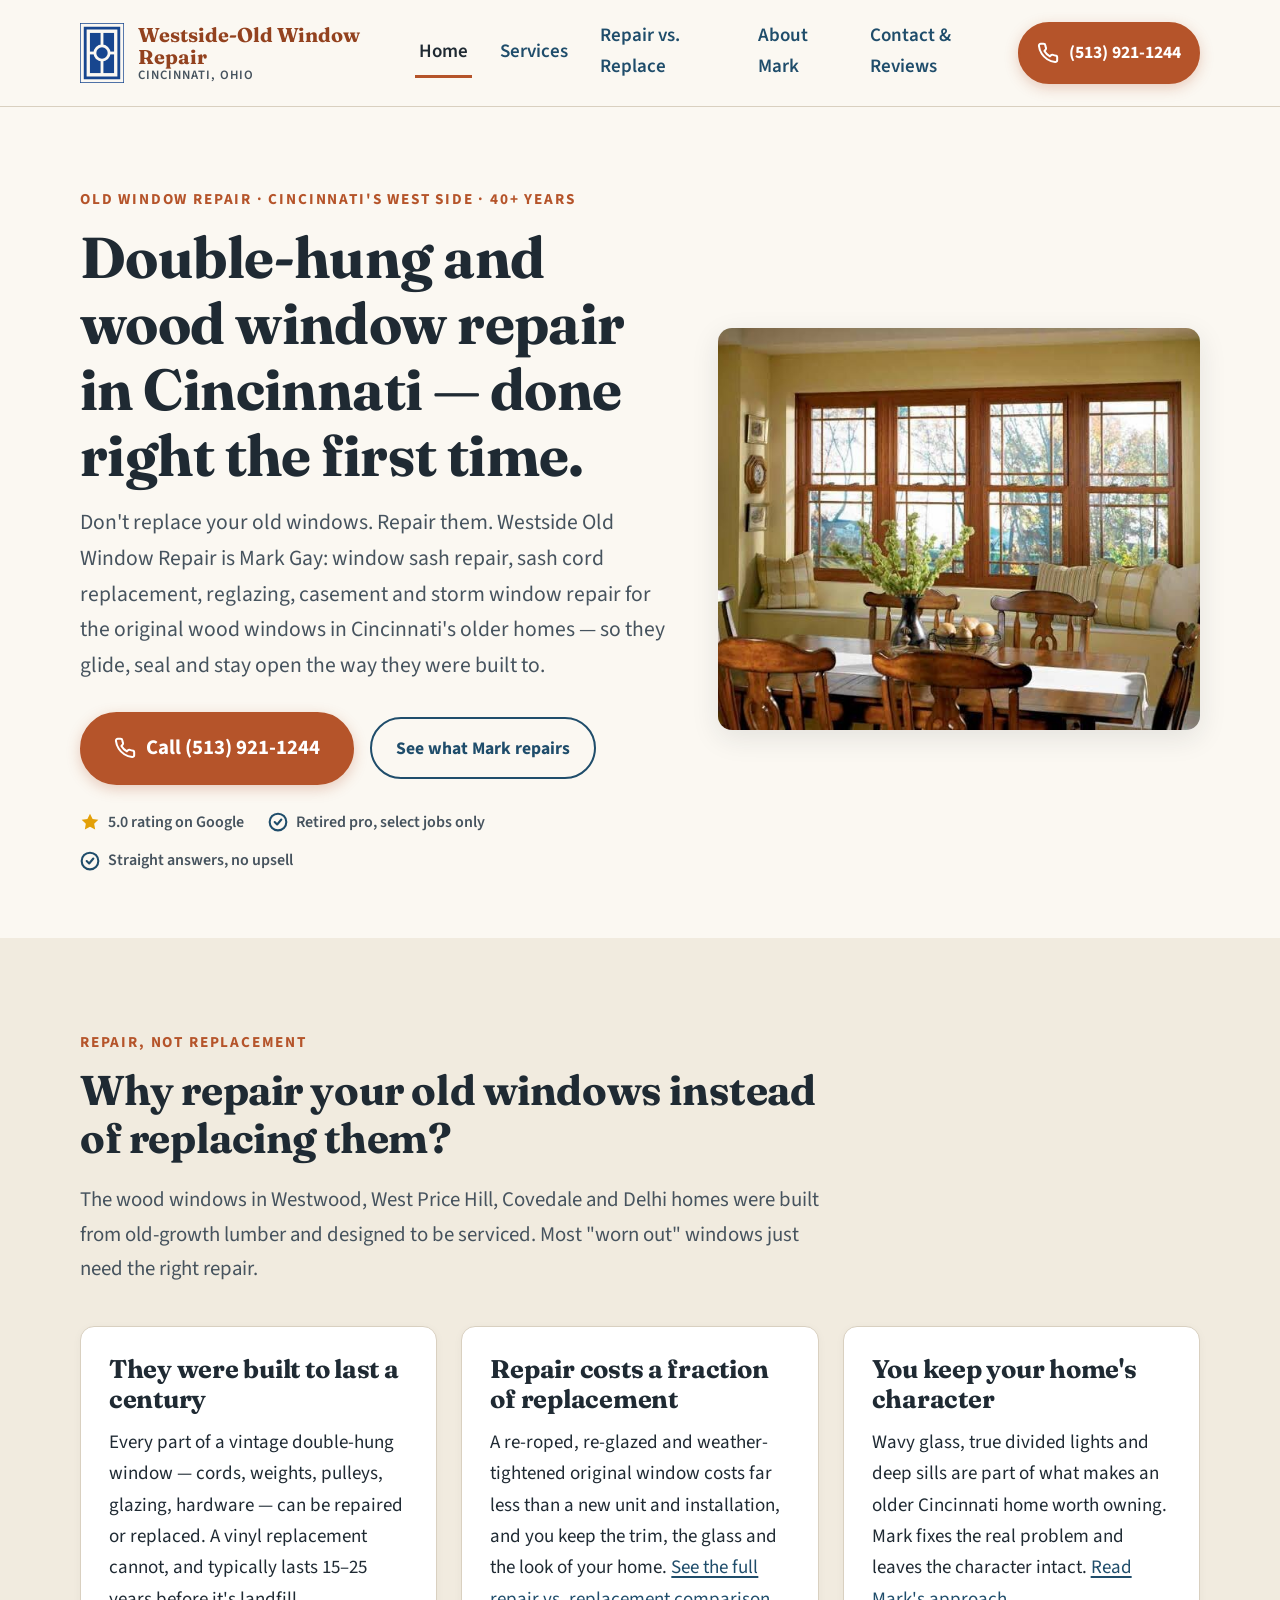
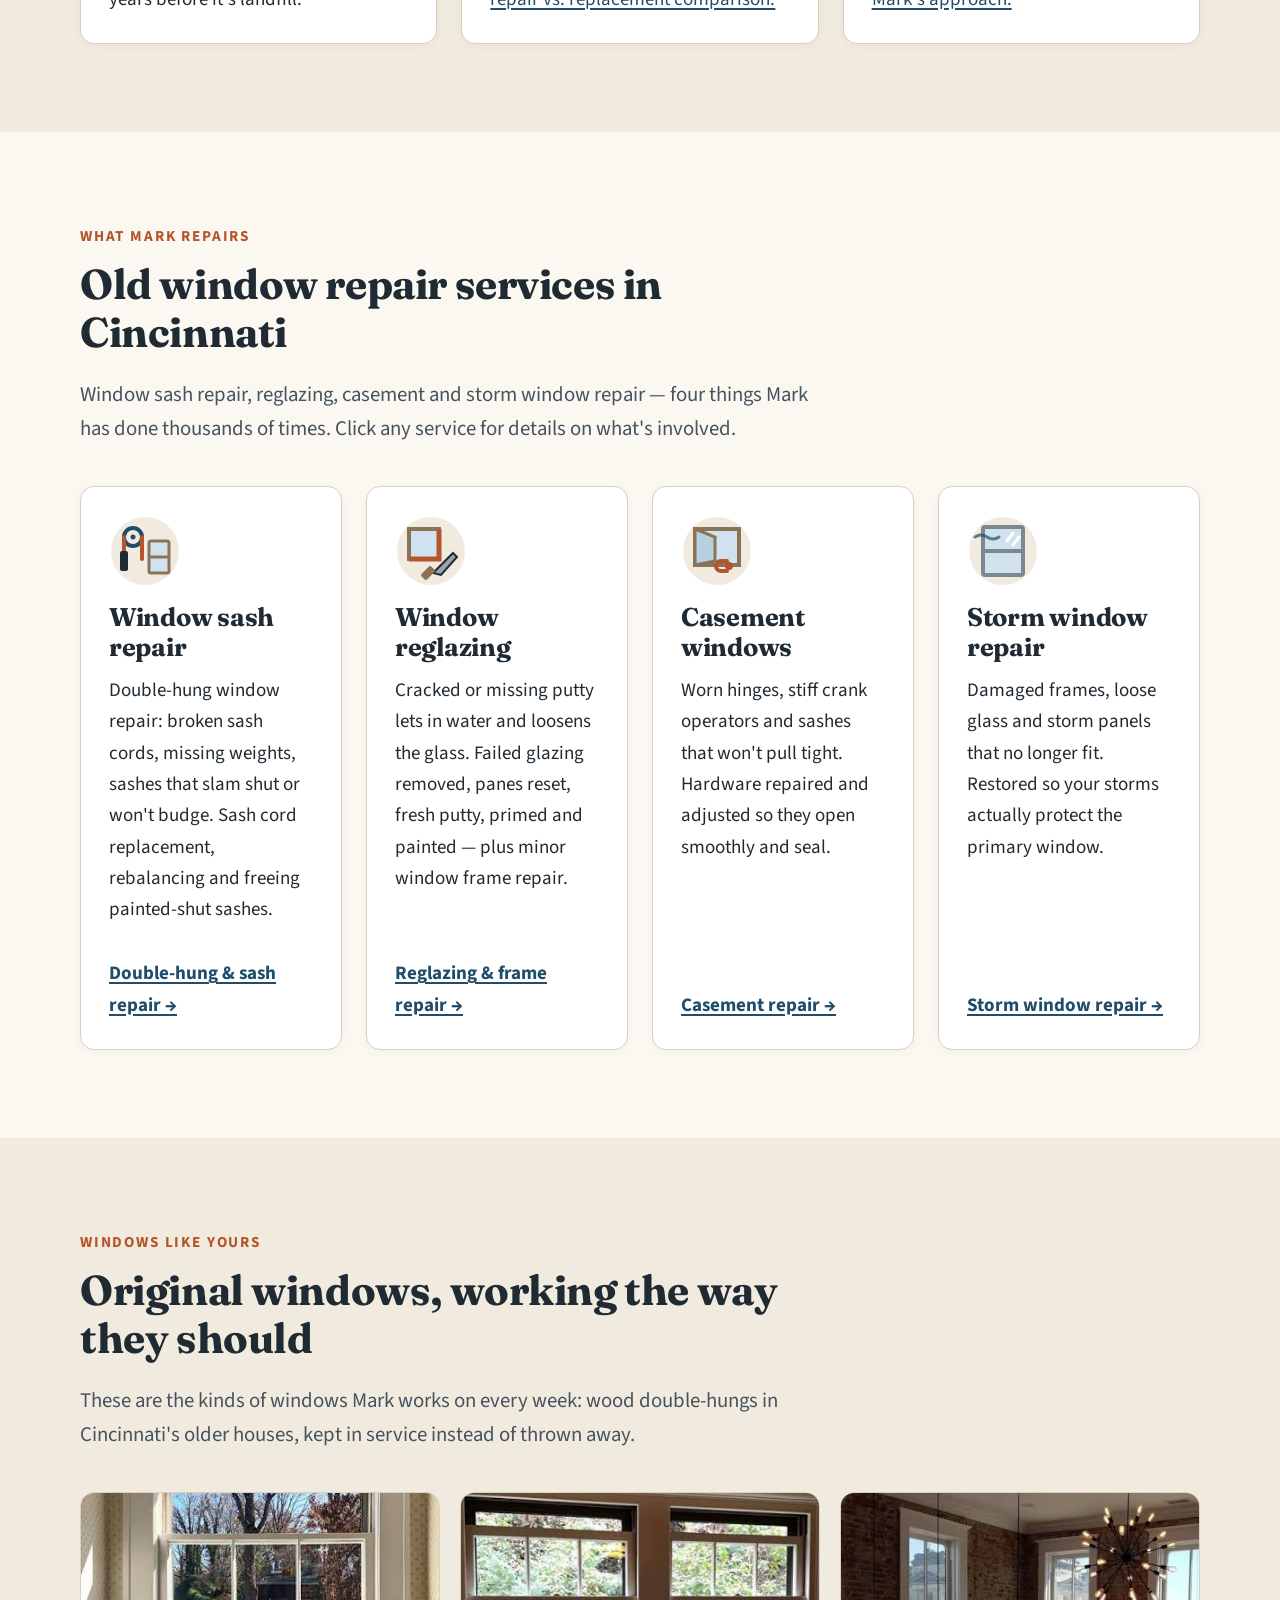
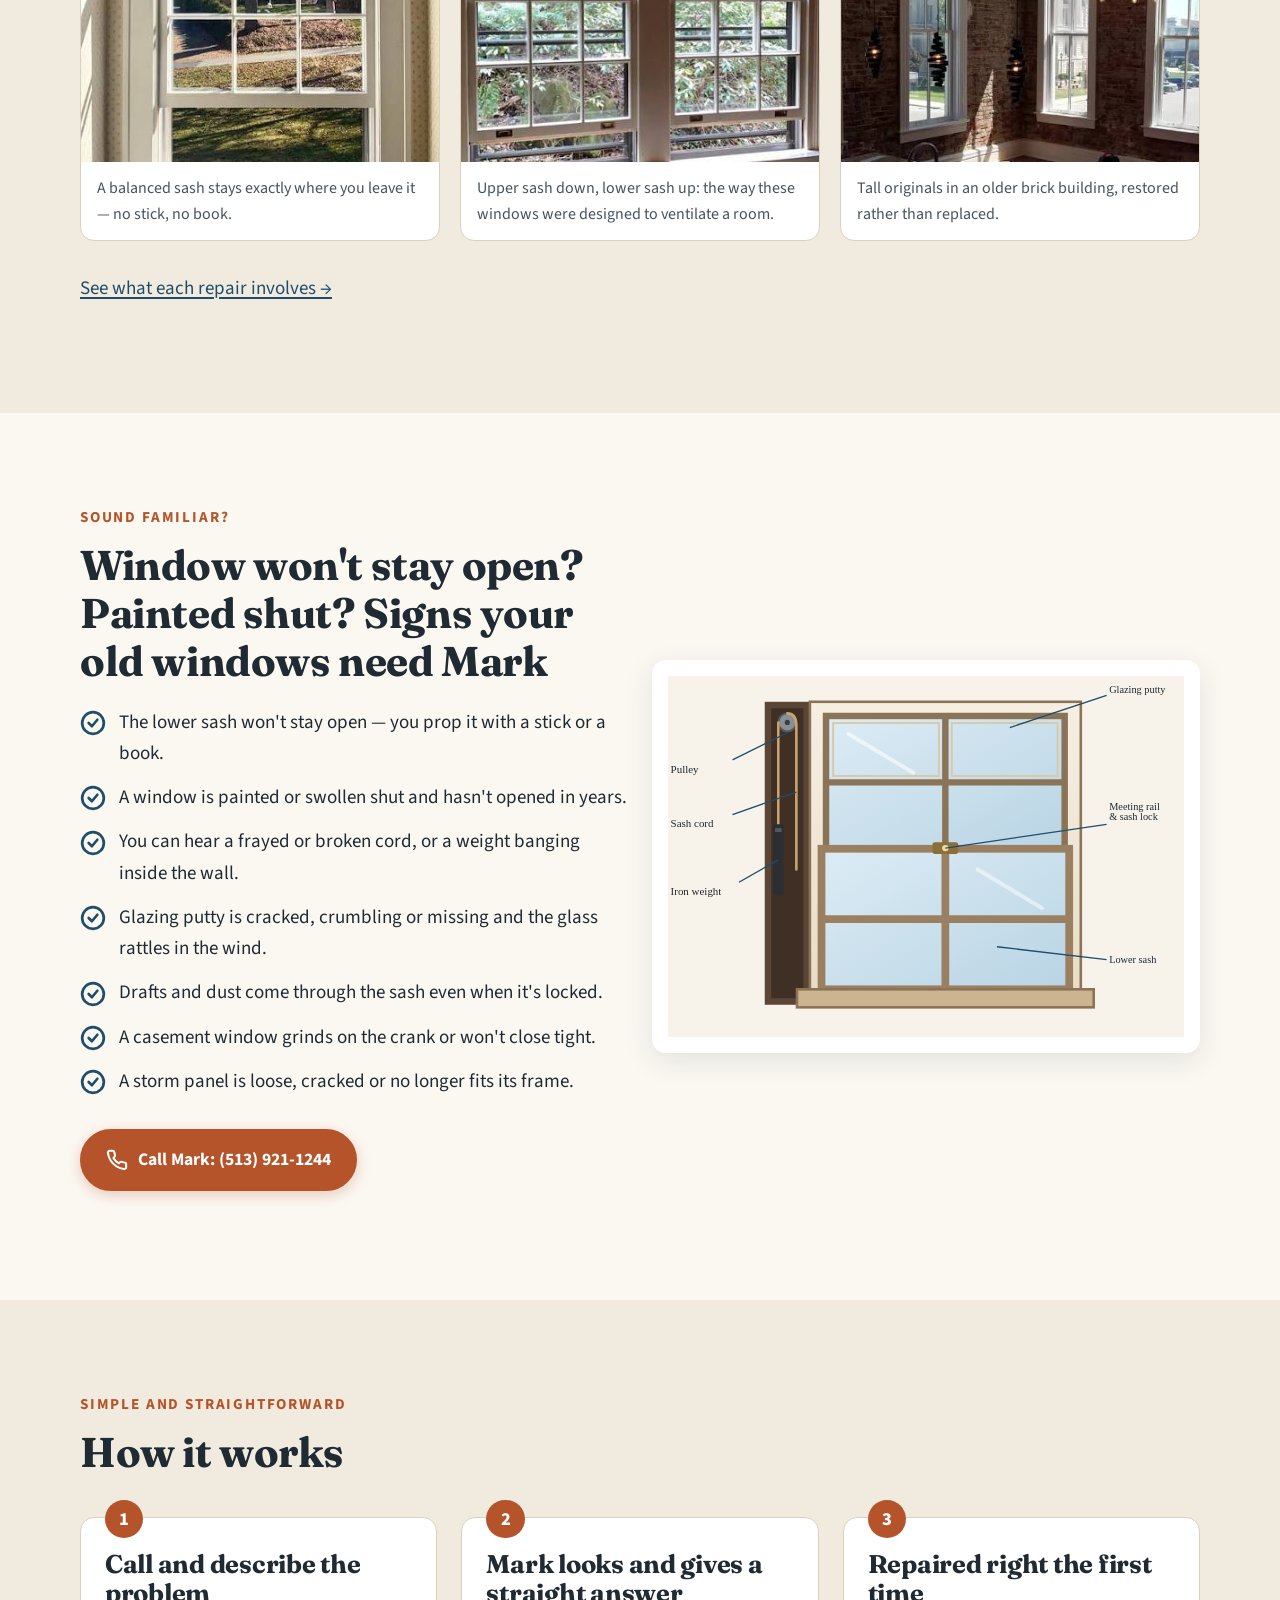
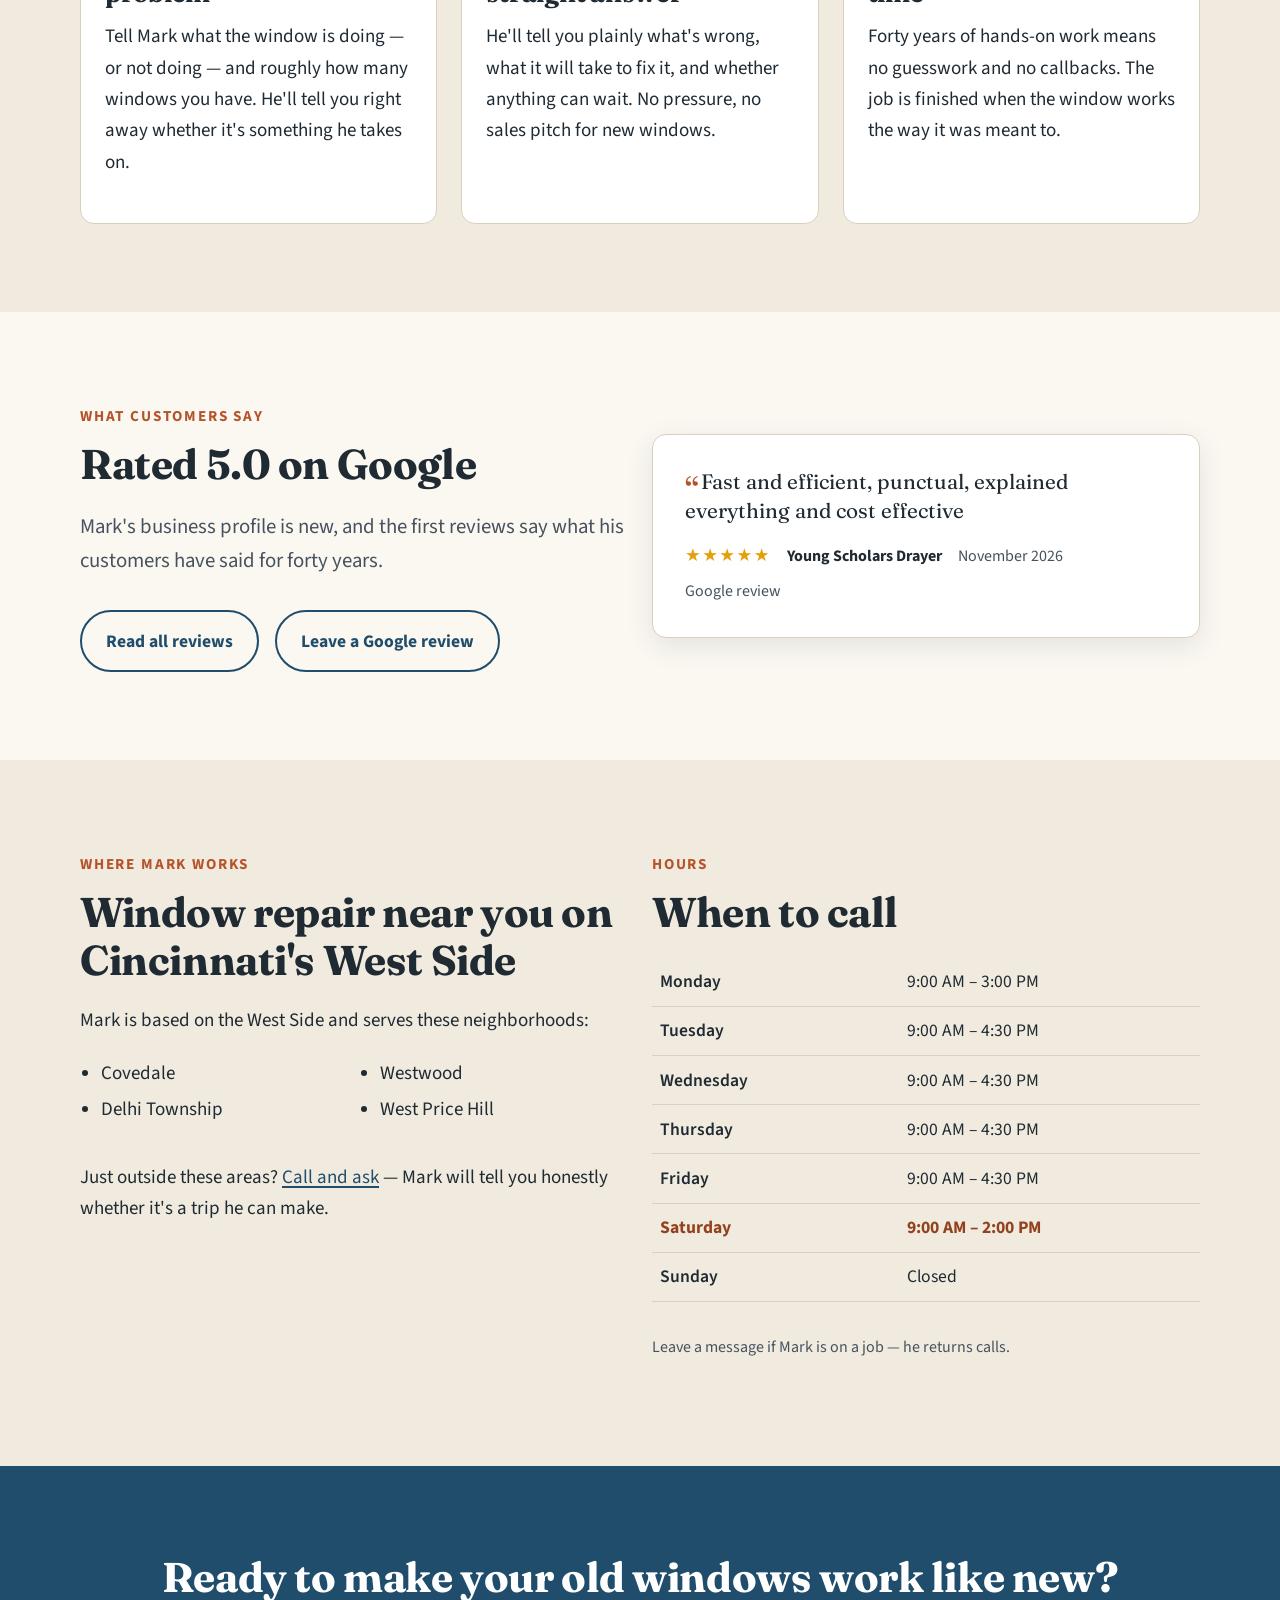
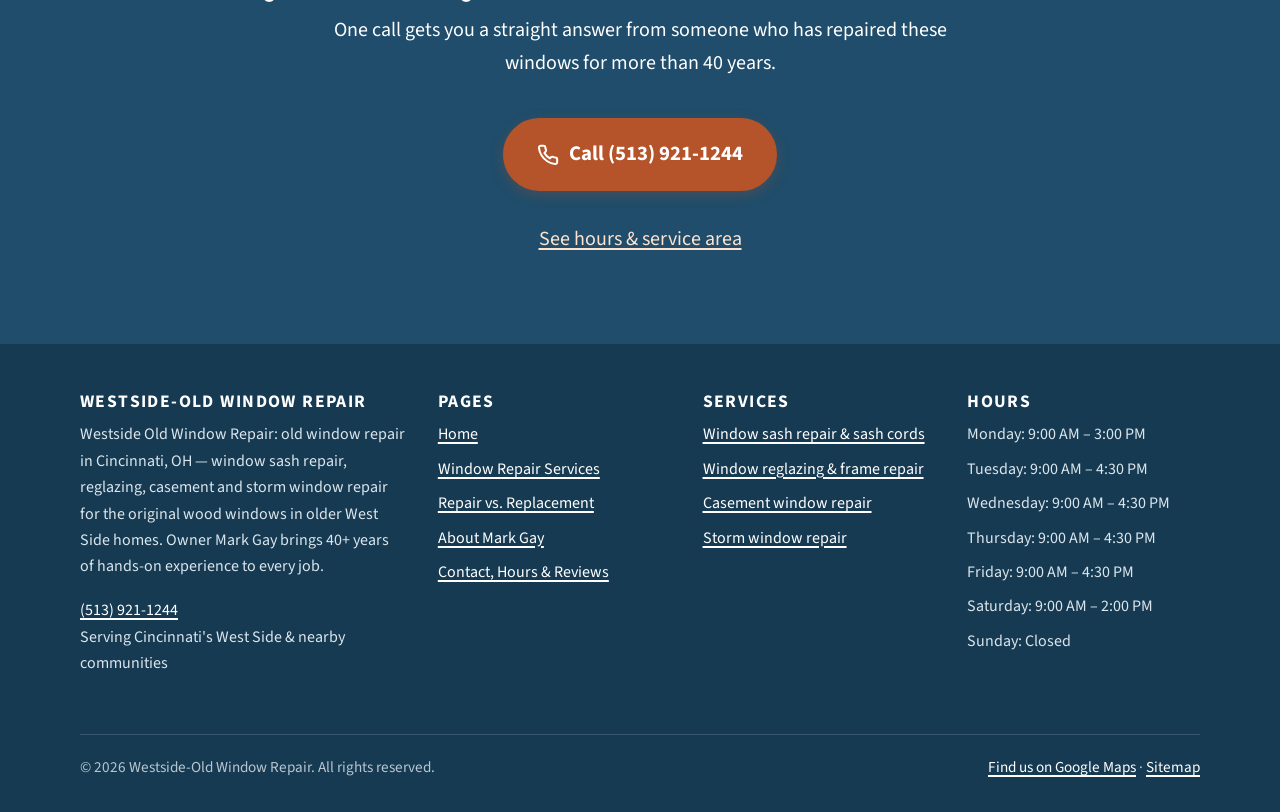
<file: index.html>
<!DOCTYPE html>
<html lang="en-US">
<head>
  <meta charset="utf-8">
  <meta name="viewport" content="width=device-width, initial-scale=1">
  <title>Old Window Repair in Cincinnati, OH | Westside Old Window Repair</title>
  <meta name="description" content="Wood & double-hung window repair on Cincinnati's West Side: window sash repair, sash cord replacement, reglazing, casement & storm window repair. (513) 921-1244.">
  <meta name="keywords" content="old window repair, window repair Cincinnati OH, double hung window repair, window sash repair, wood window repair, sash cord replacement, window reglazing, casement window repair, storm window repair, Westside Old Window Repair">
  <link rel="canonical" href="https://www.cincy123.com/">
  <meta name="robots" content="index, follow, max-image-preview:large">
  <meta name="theme-color" content="#1f4d6b">
  <meta name="geo.region" content="US-OH">
  <meta name="geo.placename" content="Cincinnati">
  <meta name="geo.position" content="39.1251795;-84.6282698">
  <meta name="ICBM" content="39.1251795, -84.6282698">

  <!-- Open Graph / social sharing -->
  <meta property="og:type" content="website">
  <meta property="og:site_name" content="Westside-Old Window Repair">
  <meta property="og:locale" content="en_US">
  <meta property="og:title" content="Old Window Repair in Cincinnati, OH | Westside Old Window Repair">
  <meta property="og:description" content="Wood & double-hung window repair on Cincinnati's West Side: window sash repair, sash cord replacement, reglazing, casement & storm window repair. (513) 921-1244.">
  <meta property="og:url" content="https://www.cincy123.com/">
  <meta property="og:image" content="https://www.cincy123.com/images/og-image.png">
  <meta property="og:image:width" content="1200">
  <meta property="og:image:height" content="630">
  <meta property="og:image:alt" content="Westside-Old Window Repair — vintage double-hung window repair in Cincinnati, (513) 921-1244">
  <meta name="twitter:card" content="summary_large_image">
  <meta name="twitter:title" content="Old Window Repair in Cincinnati, OH | Westside Old Window Repair">
  <meta name="twitter:description" content="Wood & double-hung window repair on Cincinnati's West Side: window sash repair, sash cord replacement, reglazing, casement & storm window repair. (513) 921-1244.">
  <meta name="twitter:image" content="https://www.cincy123.com/images/og-image.png">

  <!-- Icons: rose window — navy in light mode, light blue in dark mode (SVG adapts; PNG/ICO are fallbacks) -->
  <link rel="icon" href="/favicon.ico?v=9a49fe15a8" sizes="32x32">
  <link rel="icon" href="/images/favicon-32.png?v=9a49fe15a8" type="image/png" sizes="32x32" media="(prefers-color-scheme: light)">
  <link rel="icon" href="/images/favicon-dark-32.png?v=9a49fe15a8" type="image/png" sizes="32x32" media="(prefers-color-scheme: dark)">
  <link rel="icon" href="/favicon.svg?v=9a49fe15a8" type="image/svg+xml">
  <link rel="apple-touch-icon" href="/images/apple-touch-icon.png?v=9a49fe15a8">
  <link rel="mask-icon" href="/images/safari-pinned-tab.svg?v=9a49fe15a8" color="#1f4d6b">
  <link rel="manifest" href="/site.webmanifest">

  <!-- Fonts (system fallbacks are set in CSS) -->
  <link rel="preconnect" href="https://fonts.googleapis.com">
  <link rel="preconnect" href="https://fonts.gstatic.com" crossorigin>
  <link rel="stylesheet" href="https://fonts.googleapis.com/css2?family=Fraunces:wght@600;700&family=Source+Sans+3:wght@400;600;700&display=swap">
  <link rel="stylesheet" href="/css/style.css?v=9a3f21c648">

  <script type="application/ld+json">
{
  "@context": "https://schema.org",
  "@type": [
    "HomeAndConstructionBusiness",
    "LocalBusiness"
  ],
  "@id": "https://www.cincy123.com/#business",
  "name": "Westside - Old Window Repair",
  "alternateName": [
    "Westside-Old Window Repair",
    "Westside Old Window Repair"
  ],
  "url": "https://www.cincy123.com/",
  "telephone": "+15139211244",
  "image": "https://www.cincy123.com/images/og-image.png",
  "logo": "https://www.cincy123.com/images/logo.svg",
  "description": "Repair of original double-hung, casement and storm windows in Cincinnati's older homes. Sash cord re-roping, glazing repair and repainting, casement hardware repair and storm panel repair by Mark Gay, 40+ years of experience.",
  "priceRange": "$$",
  "currenciesAccepted": "USD",
  "address": {
    "@type": "PostalAddress",
    "addressLocality": "Cincinnati",
    "addressRegion": "OH",
    "addressCountry": "US"
  },
  "geo": {
    "@type": "GeoCoordinates",
    "latitude": 39.1251795,
    "longitude": -84.6282698
  },
  "areaServed": [
    {
      "@type": "City",
      "name": "Cincinnati",
      "sameAs": "https://en.wikipedia.org/wiki/Cincinnati"
    },
    {
      "@type": "Place",
      "name": "Covedale, Cincinnati, OH"
    },
    {
      "@type": "Place",
      "name": "Delhi Township, OH"
    },
    {
      "@type": "Place",
      "name": "Westwood, Cincinnati, OH"
    },
    {
      "@type": "Place",
      "name": "West Price Hill, Cincinnati, OH"
    }
  ],
  "openingHoursSpecification": [
    {
      "@type": "OpeningHoursSpecification",
      "dayOfWeek": "Monday",
      "opens": "09:00",
      "closes": "15:00"
    },
    {
      "@type": "OpeningHoursSpecification",
      "dayOfWeek": [
        "Tuesday",
        "Wednesday",
        "Thursday",
        "Friday"
      ],
      "opens": "09:00",
      "closes": "16:30"
    },
    {
      "@type": "OpeningHoursSpecification",
      "dayOfWeek": "Saturday",
      "opens": "09:00",
      "closes": "14:00"
    }
  ],
  "founder": {
    "@type": "Person",
    "@id": "https://www.cincy123.com/about#mark-gay",
    "name": "Mark Gay",
    "jobTitle": "Owner & Window Repair Specialist"
  },
  "knowsAbout": [
    "old window repair",
    "window sash repair",
    "double-hung window repair",
    "sash cord replacement",
    "window reglazing",
    "window frame repair",
    "casement window repair",
    "storm window repair",
    "wood window repair",
    "wood window restoration",
    "historic window repair"
  ],
  "sameAs": [
    "https://www.google.com/maps?cid=5809751457807609231"
  ],
  "hasOfferCatalog": {
    "@type": "OfferCatalog",
    "name": "Window repair services",
    "itemListElement": [
      {
        "@type": "Offer",
        "itemOffered": {
          "@type": "Service",
          "name": "Window sash repair & sash cord replacement (double-hung window repair)",
          "url": "https://www.cincy123.com/services#double-hung"
        }
      },
      {
        "@type": "Offer",
        "itemOffered": {
          "@type": "Service",
          "name": "Window reglazing, glazing repair & window frame repair",
          "url": "https://www.cincy123.com/services#glazing"
        }
      },
      {
        "@type": "Offer",
        "itemOffered": {
          "@type": "Service",
          "name": "Casement window repair",
          "url": "https://www.cincy123.com/services#casement"
        }
      },
      {
        "@type": "Offer",
        "itemOffered": {
          "@type": "Service",
          "name": "Storm window repair",
          "url": "https://www.cincy123.com/services#storm-panels"
        }
      }
    ]
  }
}
  </script>
  <script type="application/ld+json">
{
  "@context": "https://schema.org",
  "@type": "WebSite",
  "@id": "https://www.cincy123.com/#website",
  "url": "https://www.cincy123.com/",
  "name": "Westside-Old Window Repair",
  "publisher": {
    "@id": "https://www.cincy123.com/#business"
  },
  "inLanguage": "en-US"
}
  </script>
  <script type="application/ld+json">
{
  "@context": "https://schema.org",
  "@type": "WebPage",
  "@id": "https://www.cincy123.com/#webpage",
  "url": "https://www.cincy123.com/",
  "name": "Old Window Repair in Cincinnati, OH | Westside Old Window Repair",
  "description": "Wood & double-hung window repair on Cincinnati's West Side: window sash repair, sash cord replacement, reglazing, casement & storm window repair. (513) 921-1244.",
  "isPartOf": {
    "@id": "https://www.cincy123.com/#website"
  },
  "about": {
    "@id": "https://www.cincy123.com/#business"
  },
  "inLanguage": "en-US"
}
  </script>
</head>
<body>
  <a class="skip-link" href="#main">Skip to main content</a>
  <header class="site-header">
    <div class="container header-inner">
      <a class="brand" href="/" aria-label="Westside-Old Window Repair home">
        <img src="/images/logo.svg?v=9a49fe15a8" alt="" width="44" height="60">
        <span class="brand-name">Westside-Old Window Repair<small>Cincinnati, Ohio</small></span>
      </a>
      <button class="nav-toggle" aria-expanded="false" aria-controls="site-nav">Menu</button>
      <nav class="nav" id="site-nav" aria-label="Main">
        <a href="/" aria-current="page">Home</a>
        <a href="/services">Services</a>
        <a href="/repair-vs-replacement">Repair vs. Replace</a>
        <a href="/about">About Mark</a>
        <a href="/contact">Contact &amp; Reviews</a>
      </nav>
      <a class="btn header-cta" href="tel:+15139211244" aria-label="Call (513) 921-1244"><svg viewBox="0 0 24 24" fill="none" stroke="currentColor" stroke-width="2.2" stroke-linecap="round" stroke-linejoin="round" aria-hidden="true"><path d="M22 16.9v3a2 2 0 0 1-2.2 2 19.8 19.8 0 0 1-8.6-3.1 19.5 19.5 0 0 1-6-6A19.8 19.8 0 0 1 2.1 4.2 2 2 0 0 1 4.1 2h3a2 2 0 0 1 2 1.7c.1.9.4 1.8.7 2.7a2 2 0 0 1-.5 2.1L8.1 9.7a16 16 0 0 0 6 6l1.2-1.2a2 2 0 0 1 2.1-.5c.9.3 1.8.6 2.7.7a2 2 0 0 1 1.9 2z"/></svg><span>(513) 921-1244</span></a>
    </div>
  </header>
  <main id="main">
    <section class="hero" aria-labelledby="hero-heading">
      <div class="container hero-grid">
        <div>
          <span class="eyebrow">Old window repair · Cincinnati's West Side · 40+ years</span>
          <h1 id="hero-heading">Double-hung and wood window repair in Cincinnati — done right the first time.</h1>
          <p class="lead">Don't replace your old windows. Repair them. Westside Old Window Repair is Mark Gay: window sash repair, sash cord replacement, reglazing, casement and storm window repair for the original wood windows in Cincinnati's older homes — so they glide, seal and stay open the way they were built to.</p>
          <div class="hero-actions">
            <a class="btn btn-lg" href="tel:+15139211244"><svg viewBox="0 0 24 24" fill="none" stroke="currentColor" stroke-width="2.2" stroke-linecap="round" stroke-linejoin="round" aria-hidden="true"><path d="M22 16.9v3a2 2 0 0 1-2.2 2 19.8 19.8 0 0 1-8.6-3.1 19.5 19.5 0 0 1-6-6A19.8 19.8 0 0 1 2.1 4.2 2 2 0 0 1 4.1 2h3a2 2 0 0 1 2 1.7c.1.9.4 1.8.7 2.7a2 2 0 0 1-.5 2.1L8.1 9.7a16 16 0 0 0 6 6l1.2-1.2a2 2 0 0 1 2.1-.5c.9.3 1.8.6 2.7.7a2 2 0 0 1 1.9 2z"/></svg> Call (513) 921-1244</a>
            <a class="btn btn-secondary" href="/services">See what Mark repairs</a>
          </div>
          <div class="trust-row">
            <span><svg style="color:var(--star)" viewBox="0 0 24 24" fill="currentColor" aria-hidden="true"><path d="m12 2 3.1 6.3 6.9 1-5 4.9 1.2 6.8L12 17.8 5.8 21l1.2-6.8-5-4.9 6.9-1z"/></svg> 5.0 rating on Google</span>
            <span><svg viewBox="0 0 24 24" fill="none" stroke="currentColor" stroke-width="2.5" stroke-linecap="round" stroke-linejoin="round" aria-hidden="true"><circle cx="12" cy="12" r="10"/><path d="m8 12 3 3 5-6"/></svg> Retired pro, select jobs only</span>
            <span><svg viewBox="0 0 24 24" fill="none" stroke="currentColor" stroke-width="2.5" stroke-linecap="round" stroke-linejoin="round" aria-hidden="true"><circle cx="12" cy="12" r="10"/><path d="m8 12 3 3 5-6"/></svg> Straight answers, no upsell</span>
          </div>
        </div>
        <div class="hero-art photo">
          <img src="/images/hero-dining-room-double-hung-windows.jpg" width="608" height="504" alt="Sunny dining room with four restored wood double-hung windows and a window seat, the original divided-light upper sashes intact" fetchpriority="high">
        </div>
      </div>
    </section>

    <section class="section section-alt" aria-labelledby="why-heading">
      <div class="container">
        <div class="section-head">
          <span class="eyebrow">Repair, not replacement</span>
          <h2 id="why-heading">Why repair your old windows instead of replacing them?</h2>
          <p class="lead">The wood windows in Westwood, West Price Hill, Covedale and Delhi homes were built from old-growth lumber and designed to be serviced. Most "worn out" windows just need the right repair.</p>
        </div>
        <div class="grid grid-3">
          <article class="card">
            <h3>They were built to last a century</h3>
            <p>Every part of a vintage double-hung window — cords, weights, pulleys, glazing, hardware — can be repaired or replaced. A vinyl replacement cannot, and typically lasts 15–25 years before it's landfill.</p>
          </article>
          <article class="card">
            <h3>Repair costs a fraction of replacement</h3>
            <p>A re-roped, re-glazed and weather-tightened original window costs far less than a new unit and installation, and you keep the trim, the glass and the look of your home. <a href="/repair-vs-replacement">See the full repair vs. replacement comparison.</a></p>
          </article>
          <article class="card">
            <h3>You keep your home's character</h3>
            <p>Wavy glass, true divided lights and deep sills are part of what makes an older Cincinnati home worth owning. Mark fixes the real problem and leaves the character intact. <a href="/about">Read Mark's approach.</a></p>
          </article>
        </div>
      </div>
    </section>

    <section class="section" aria-labelledby="services-heading">
      <div class="container">
        <div class="section-head">
          <span class="eyebrow">What Mark repairs</span>
          <h2 id="services-heading">Old window repair services in Cincinnati</h2>
          <p class="lead">Window sash repair, reglazing, casement and storm window repair — four things Mark has done thousands of times. Click any service for details on what's involved.</p>
        </div>
        <div class="grid grid-4">
          <article class="card">
            <img class="icon" src="/images/icon-sash-cord.svg" alt="Icon of a sash cord running over a pulley to an iron weight" width="72" height="72" loading="lazy">
            <h3>Window sash repair</h3>
            <p>Double-hung window repair: broken sash cords, missing weights, sashes that slam shut or won't budge. Sash cord replacement, rebalancing and freeing painted-shut sashes.</p>
            <a class="more" href="/services#double-hung">Double-hung &amp; sash repair →</a>
          </article>
          <article class="card">
            <img class="icon" src="/images/icon-glazing.svg" alt="Icon of a putty knife beside a freshly glazed window pane" width="72" height="72" loading="lazy">
            <h3>Window reglazing</h3>
            <p>Cracked or missing putty lets in water and loosens the glass. Failed glazing removed, panes reset, fresh putty, primed and painted — plus minor window frame repair.</p>
            <a class="more" href="/services#glazing">Reglazing &amp; frame repair →</a>
          </article>
          <article class="card">
            <img class="icon" src="/images/icon-casement.svg" alt="Icon of a casement window swung open with a crank handle" width="72" height="72" loading="lazy">
            <h3>Casement windows</h3>
            <p>Worn hinges, stiff crank operators and sashes that won't pull tight. Hardware repaired and adjusted so they open smoothly and seal.</p>
            <a class="more" href="/services#casement">Casement repair →</a>
          </article>
          <article class="card">
            <img class="icon" src="/images/icon-storm-panel.svg" alt="Icon of a storm window panel with wind blowing against it" width="72" height="72" loading="lazy">
            <h3>Storm window repair</h3>
            <p>Damaged frames, loose glass and storm panels that no longer fit. Restored so your storms actually protect the primary window.</p>
            <a class="more" href="/services#storm-panels">Storm window repair →</a>
          </article>
        </div>
      </div>
    </section>

    <section class="section section-alt" aria-labelledby="gallery-heading">
      <div class="container">
        <div class="section-head">
          <span class="eyebrow">Windows like yours</span>
          <h2 id="gallery-heading">Original windows, working the way they should</h2>
          <p class="lead">These are the kinds of windows Mark works on every week: wood double-hungs in Cincinnati's older houses, kept in service instead of thrown away.</p>
        </div>
        <div class="photo-grid">
          <figure>
            <img src="/images/photo-double-hung-lower-sash-raised.jpg" width="399" height="501" alt="White wood double-hung window with the lower sash raised and holding its position, looking out on a tree-lined yard" loading="lazy">
            <figcaption>A balanced sash stays exactly where you leave it — no stick, no book.</figcaption>
          </figure>
          <figure>
            <img src="/images/photo-double-hung-both-sashes-open.jpg" width="399" height="501" alt="Pair of white double-hung windows with the upper sashes lowered and lower sashes raised for ventilation" loading="lazy">
            <figcaption>Upper sash down, lower sash up: the way these windows were designed to ventilate a room.</figcaption>
          </figure>
          <figure>
            <img src="/images/photo-brick-room-tall-double-hung-windows.jpg" width="597" height="335" alt="Tall wood double-hung windows with white trim in a renovated room with exposed brick walls" loading="lazy">
            <figcaption>Tall originals in an older brick building, restored rather than replaced.</figcaption>
          </figure>
        </div>
        <p class="mt-2"><a href="/services">See what each repair involves →</a></p>
      </div>
    </section>

    <section class="section" aria-labelledby="signs-heading">
      <div class="container grid grid-2" style="align-items:center">
        <div>
          <span class="eyebrow">Sound familiar?</span>
          <h2 id="signs-heading">Window won't stay open? Painted shut? Signs your old windows need Mark</h2>
          <ul class="check-list">
            <li><svg viewBox="0 0 24 24" fill="none" stroke="currentColor" stroke-width="2.5" stroke-linecap="round" stroke-linejoin="round" aria-hidden="true"><circle cx="12" cy="12" r="10"/><path d="m8 12 3 3 5-6"/></svg><span>The lower sash won't stay open — you prop it with a stick or a book.</span></li>
            <li><svg viewBox="0 0 24 24" fill="none" stroke="currentColor" stroke-width="2.5" stroke-linecap="round" stroke-linejoin="round" aria-hidden="true"><circle cx="12" cy="12" r="10"/><path d="m8 12 3 3 5-6"/></svg><span>A window is painted or swollen shut and hasn't opened in years.</span></li>
            <li><svg viewBox="0 0 24 24" fill="none" stroke="currentColor" stroke-width="2.5" stroke-linecap="round" stroke-linejoin="round" aria-hidden="true"><circle cx="12" cy="12" r="10"/><path d="m8 12 3 3 5-6"/></svg><span>You can hear a frayed or broken cord, or a weight banging inside the wall.</span></li>
            <li><svg viewBox="0 0 24 24" fill="none" stroke="currentColor" stroke-width="2.5" stroke-linecap="round" stroke-linejoin="round" aria-hidden="true"><circle cx="12" cy="12" r="10"/><path d="m8 12 3 3 5-6"/></svg><span>Glazing putty is cracked, crumbling or missing and the glass rattles in the wind.</span></li>
            <li><svg viewBox="0 0 24 24" fill="none" stroke="currentColor" stroke-width="2.5" stroke-linecap="round" stroke-linejoin="round" aria-hidden="true"><circle cx="12" cy="12" r="10"/><path d="m8 12 3 3 5-6"/></svg><span>Drafts and dust come through the sash even when it's locked.</span></li>
            <li><svg viewBox="0 0 24 24" fill="none" stroke="currentColor" stroke-width="2.5" stroke-linecap="round" stroke-linejoin="round" aria-hidden="true"><circle cx="12" cy="12" r="10"/><path d="m8 12 3 3 5-6"/></svg><span>A casement window grinds on the crank or won't close tight.</span></li>
            <li><svg viewBox="0 0 24 24" fill="none" stroke="currentColor" stroke-width="2.5" stroke-linecap="round" stroke-linejoin="round" aria-hidden="true"><circle cx="12" cy="12" r="10"/><path d="m8 12 3 3 5-6"/></svg><span>A storm panel is loose, cracked or no longer fits its frame.</span></li>
          </ul>
          <p class="mt-2"><a class="btn" href="tel:+15139211244"><svg viewBox="0 0 24 24" fill="none" stroke="currentColor" stroke-width="2.2" stroke-linecap="round" stroke-linejoin="round" aria-hidden="true"><path d="M22 16.9v3a2 2 0 0 1-2.2 2 19.8 19.8 0 0 1-8.6-3.1 19.5 19.5 0 0 1-6-6A19.8 19.8 0 0 1 2.1 4.2 2 2 0 0 1 4.1 2h3a2 2 0 0 1 2 1.7c.1.9.4 1.8.7 2.7a2 2 0 0 1-.5 2.1L8.1 9.7a16 16 0 0 0 6 6l1.2-1.2a2 2 0 0 1 2.1-.5c.9.3 1.8.6 2.7.7a2 2 0 0 1 1.9 2z"/></svg> Call Mark: (513) 921-1244</a></p>
        </div>
        <div class="hero-art">
          <img src="/images/double-hung-window-anatomy.svg" width="800" height="560" alt="Cutaway diagram of a vintage double-hung window showing the pulley, sash cord, iron counterweight, meeting rail with sash lock, lower sash and glazing putty" loading="lazy">
        </div>
      </div>
    </section>

    <section class="section section-alt" aria-labelledby="how-heading">
      <div class="container">
        <div class="section-head">
          <span class="eyebrow">Simple and straightforward</span>
          <h2 id="how-heading">How it works</h2>
        </div>
        <ol class="steps" style="list-style:none;padding:0;margin:0">
          <li class="step"><h3>Call and describe the problem</h3><p>Tell Mark what the window is doing — or not doing — and roughly how many windows you have. He'll tell you right away whether it's something he takes on.</p></li>
          <li class="step"><h3>Mark looks and gives a straight answer</h3><p>He'll tell you plainly what's wrong, what it will take to fix it, and whether anything can wait. No pressure, no sales pitch for new windows.</p></li>
          <li class="step"><h3>Repaired right the first time</h3><p>Forty years of hands-on work means no guesswork and no callbacks. The job is finished when the window works the way it was meant to.</p></li>
        </ol>
      </div>
    </section>

    <section class="section" aria-labelledby="review-heading">
      <div class="container grid grid-2" style="align-items:center">
        <div>
          <span class="eyebrow">What customers say</span>
          <h2 id="review-heading">Rated 5.0 on Google</h2>
          <p class="lead">Mark's business profile is new, and the first reviews say what his customers have said for forty years.</p>
          <div class="review-actions">
            <a class="btn btn-secondary" href="/contact#reviews">Read all reviews</a>
            <a class="btn btn-secondary" href="https://www.google.com/maps?cid=5809751457807609231" rel="noopener" target="_blank">Leave a Google review</a>
          </div>
        </div>
        <div class="reviews-grid" id="home-reviews" data-reviews-limit="2">
          <article class="review-card">
            <blockquote>Fast and efficient, punctual, explained everything and cost effective</blockquote>
            <div class="review-meta">
              <span class="stars" aria-label="5 out of 5 stars">★★★★★</span>
              <strong>Young Scholars Drayer</strong>
              <time datetime="2026-11-06">November 2026</time>
              <span class="review-source"><svg width="18" height="18" style="color:var(--star)" viewBox="0 0 24 24" fill="currentColor" aria-hidden="true"><path d="m12 2 3.1 6.3 6.9 1-5 4.9 1.2 6.8L12 17.8 5.8 21l1.2-6.8-5-4.9 6.9-1z"/></svg> Google review</span>
            </div>
          </article>
        </div>
      </div>
    </section>

    <section class="section section-alt" aria-labelledby="area-heading">
      <div class="container grid grid-2">
        <div>
          <span class="eyebrow">Where Mark works</span>
          <h2 id="area-heading">Window repair near you on Cincinnati's West Side</h2>
          <p>Mark is based on the West Side and serves these neighborhoods:</p>
          <ul class="area-list"><li>Covedale</li><li>Delhi Township</li><li>Westwood</li><li>West Price Hill</li></ul>
          <p class="mt-2">Just outside these areas? <a href="/contact">Call and ask</a> — Mark will tell you honestly whether it's a trip he can make.</p>
        </div>
        <div>
          <span class="eyebrow">Hours</span>
          <h2>When to call</h2>
          <table class="hours" data-hours>
            <caption class="visually-hidden">Business hours</caption>
            <tbody><tr data-day="0"><th scope="row">Monday</th><td>9:00 AM – 3:00 PM</td></tr><tr data-day="1"><th scope="row">Tuesday</th><td>9:00 AM – 4:30 PM</td></tr><tr data-day="2"><th scope="row">Wednesday</th><td>9:00 AM – 4:30 PM</td></tr><tr data-day="3"><th scope="row">Thursday</th><td>9:00 AM – 4:30 PM</td></tr><tr data-day="4"><th scope="row">Friday</th><td>9:00 AM – 4:30 PM</td></tr><tr data-day="5"><th scope="row">Saturday</th><td>9:00 AM – 2:00 PM</td></tr><tr data-day="6"><th scope="row">Sunday</th><td>Closed</td></tr></tbody>
          </table>
          <p class="note mt-2">Leave a message if Mark is on a job — he returns calls.</p>
        </div>
      </div>
    </section>

    <section class="section section-brand cta-band" aria-labelledby="cta-heading">
      <div class="container">
        <h2 id="cta-heading">Ready to make your old windows work like new?</h2>
        <p>One call gets you a straight answer from someone who has repaired these windows for more than 40 years.</p>
        <a class="btn btn-lg" href="tel:+15139211244"><svg viewBox="0 0 24 24" fill="none" stroke="currentColor" stroke-width="2.2" stroke-linecap="round" stroke-linejoin="round" aria-hidden="true"><path d="M22 16.9v3a2 2 0 0 1-2.2 2 19.8 19.8 0 0 1-8.6-3.1 19.5 19.5 0 0 1-6-6A19.8 19.8 0 0 1 2.1 4.2 2 2 0 0 1 4.1 2h3a2 2 0 0 1 2 1.7c.1.9.4 1.8.7 2.7a2 2 0 0 1-.5 2.1L8.1 9.7a16 16 0 0 0 6 6l1.2-1.2a2 2 0 0 1 2.1-.5c.9.3 1.8.6 2.7.7a2 2 0 0 1 1.9 2z"/></svg> Call (513) 921-1244</a>
        <p class="mt-2 mb-0"><a href="/contact">See hours &amp; service area</a></p>
      </div>
    </section>
  </main>
  <footer class="site-footer">
    <div class="container">
      <div class="footer-grid">
        <div>
          <h3>Westside-Old Window Repair</h3>
          <p>Westside Old Window Repair: old window repair in Cincinnati, OH — window sash repair, reglazing, casement and storm window repair for the original wood windows in older West Side homes. Owner Mark Gay brings 40+ years of hands-on experience to every job.</p>
          <p><a href="tel:+15139211244">(513) 921-1244</a><br>Serving Cincinnati's West Side &amp; nearby communities</p>
        </div>
        <div>
          <h3>Pages</h3>
          <ul>
            <li><a href="/">Home</a></li>
            <li><a href="/services">Window Repair Services</a></li>
            <li><a href="/repair-vs-replacement">Repair vs. Replacement</a></li>
            <li><a href="/about">About Mark Gay</a></li>
            <li><a href="/contact">Contact, Hours &amp; Reviews</a></li>
          </ul>
        </div>
        <div>
          <h3>Services</h3>
          <ul>
            <li><a href="/services#double-hung">Window sash repair &amp; sash cords</a></li>
            <li><a href="/services#glazing">Window reglazing &amp; frame repair</a></li>
            <li><a href="/services#casement">Casement window repair</a></li>
            <li><a href="/services#storm-panels">Storm window repair</a></li>
          </ul>
        </div>
        <div>
          <h3>Hours</h3>
          <ul><li>Monday: 9:00 AM – 3:00 PM</li><li>Tuesday: 9:00 AM – 4:30 PM</li><li>Wednesday: 9:00 AM – 4:30 PM</li><li>Thursday: 9:00 AM – 4:30 PM</li><li>Friday: 9:00 AM – 4:30 PM</li><li>Saturday: 9:00 AM – 2:00 PM</li><li>Sunday: Closed</li></ul>
        </div>
      </div>
      <div class="footer-bottom">
        <span>&copy; 2026 Westside-Old Window Repair. All rights reserved.</span>
        <span><a href="https://www.google.com/maps?cid=5809751457807609231" rel="noopener" target="_blank">Find us on Google Maps</a> · <a href="/sitemap.xml">Sitemap</a></span>
      </div>
    </div>
  </footer>
  <a class="call-bar" href="tel:+15139211244"><svg viewBox="0 0 24 24" fill="none" stroke="currentColor" stroke-width="2.2" stroke-linecap="round" stroke-linejoin="round" aria-hidden="true"><path d="M22 16.9v3a2 2 0 0 1-2.2 2 19.8 19.8 0 0 1-8.6-3.1 19.5 19.5 0 0 1-6-6A19.8 19.8 0 0 1 2.1 4.2 2 2 0 0 1 4.1 2h3a2 2 0 0 1 2 1.7c.1.9.4 1.8.7 2.7a2 2 0 0 1-.5 2.1L8.1 9.7a16 16 0 0 0 6 6l1.2-1.2a2 2 0 0 1 2.1-.5c.9.3 1.8.6 2.7.7a2 2 0 0 1 1.9 2z"/></svg> Call (513) 921-1244</a>
  <script src="/js/main.js?v=22b8c841bf" defer></script>
</body>
</html>
</file>
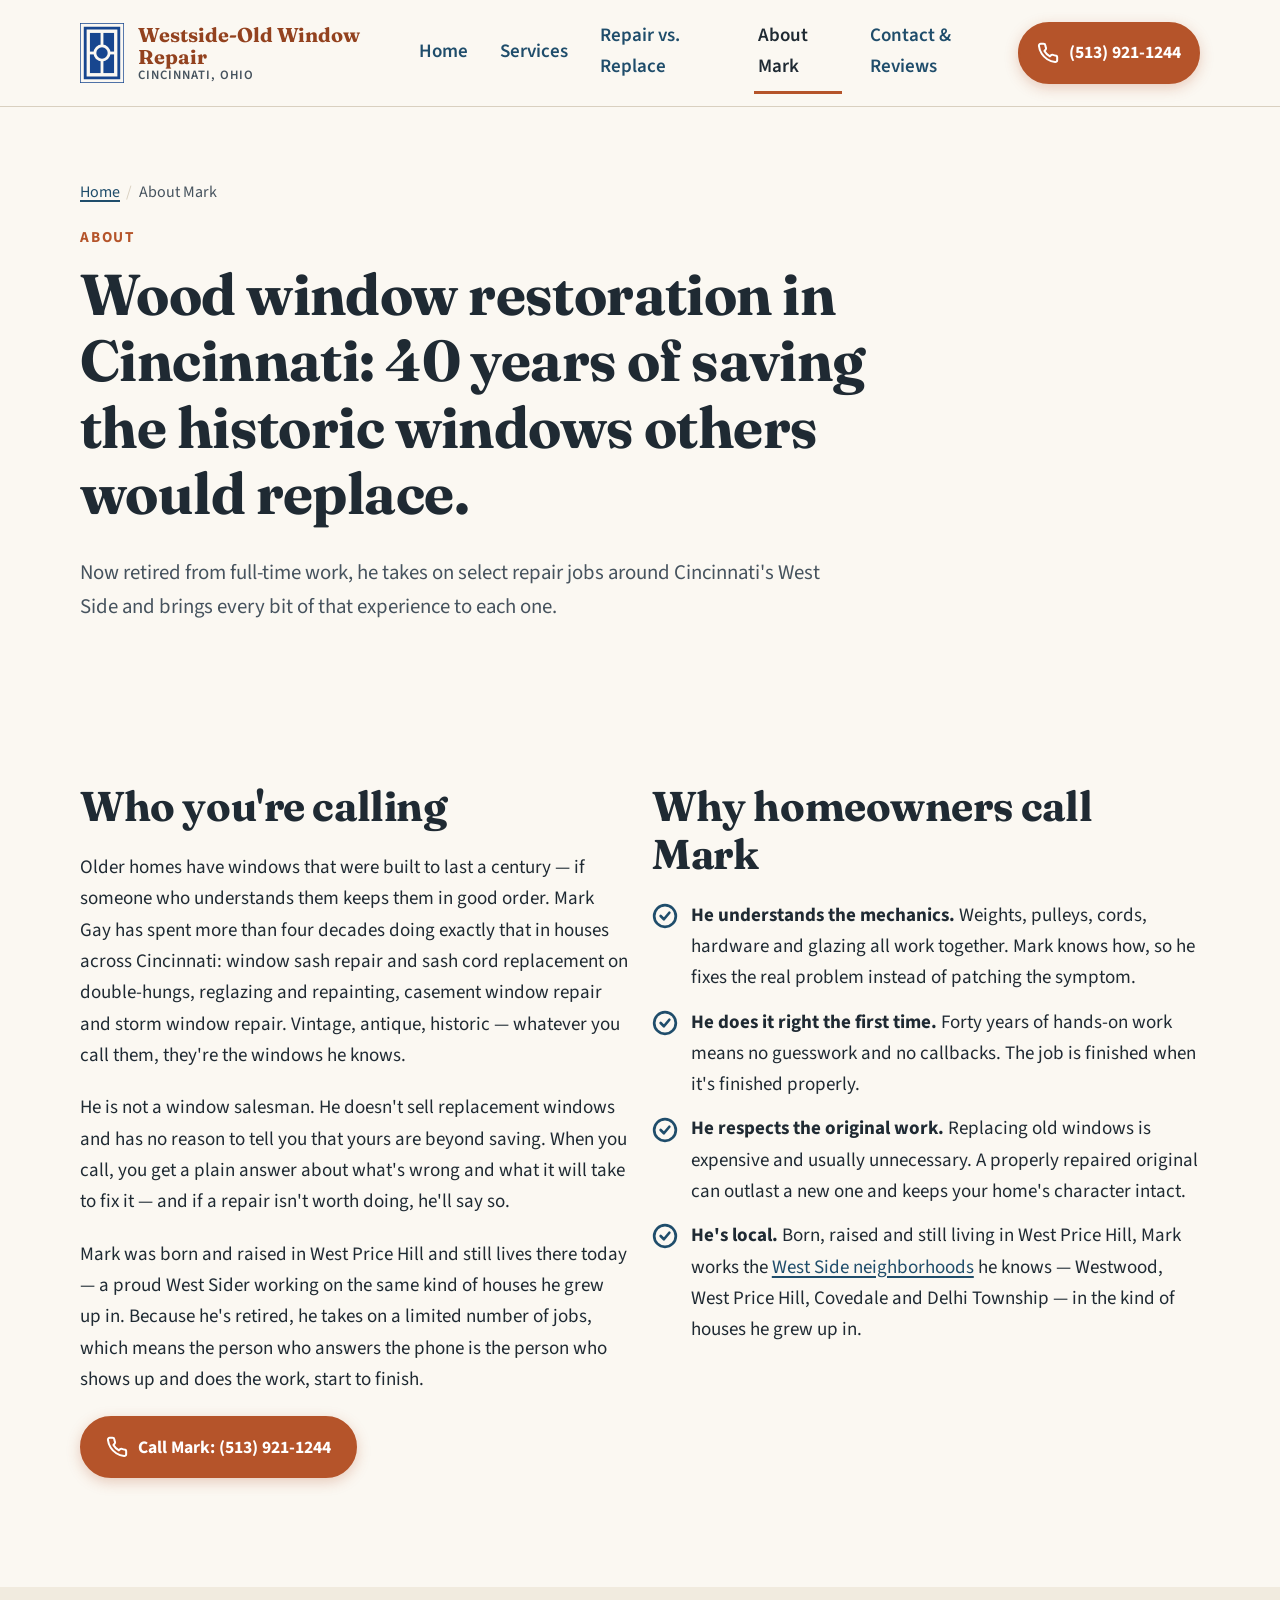
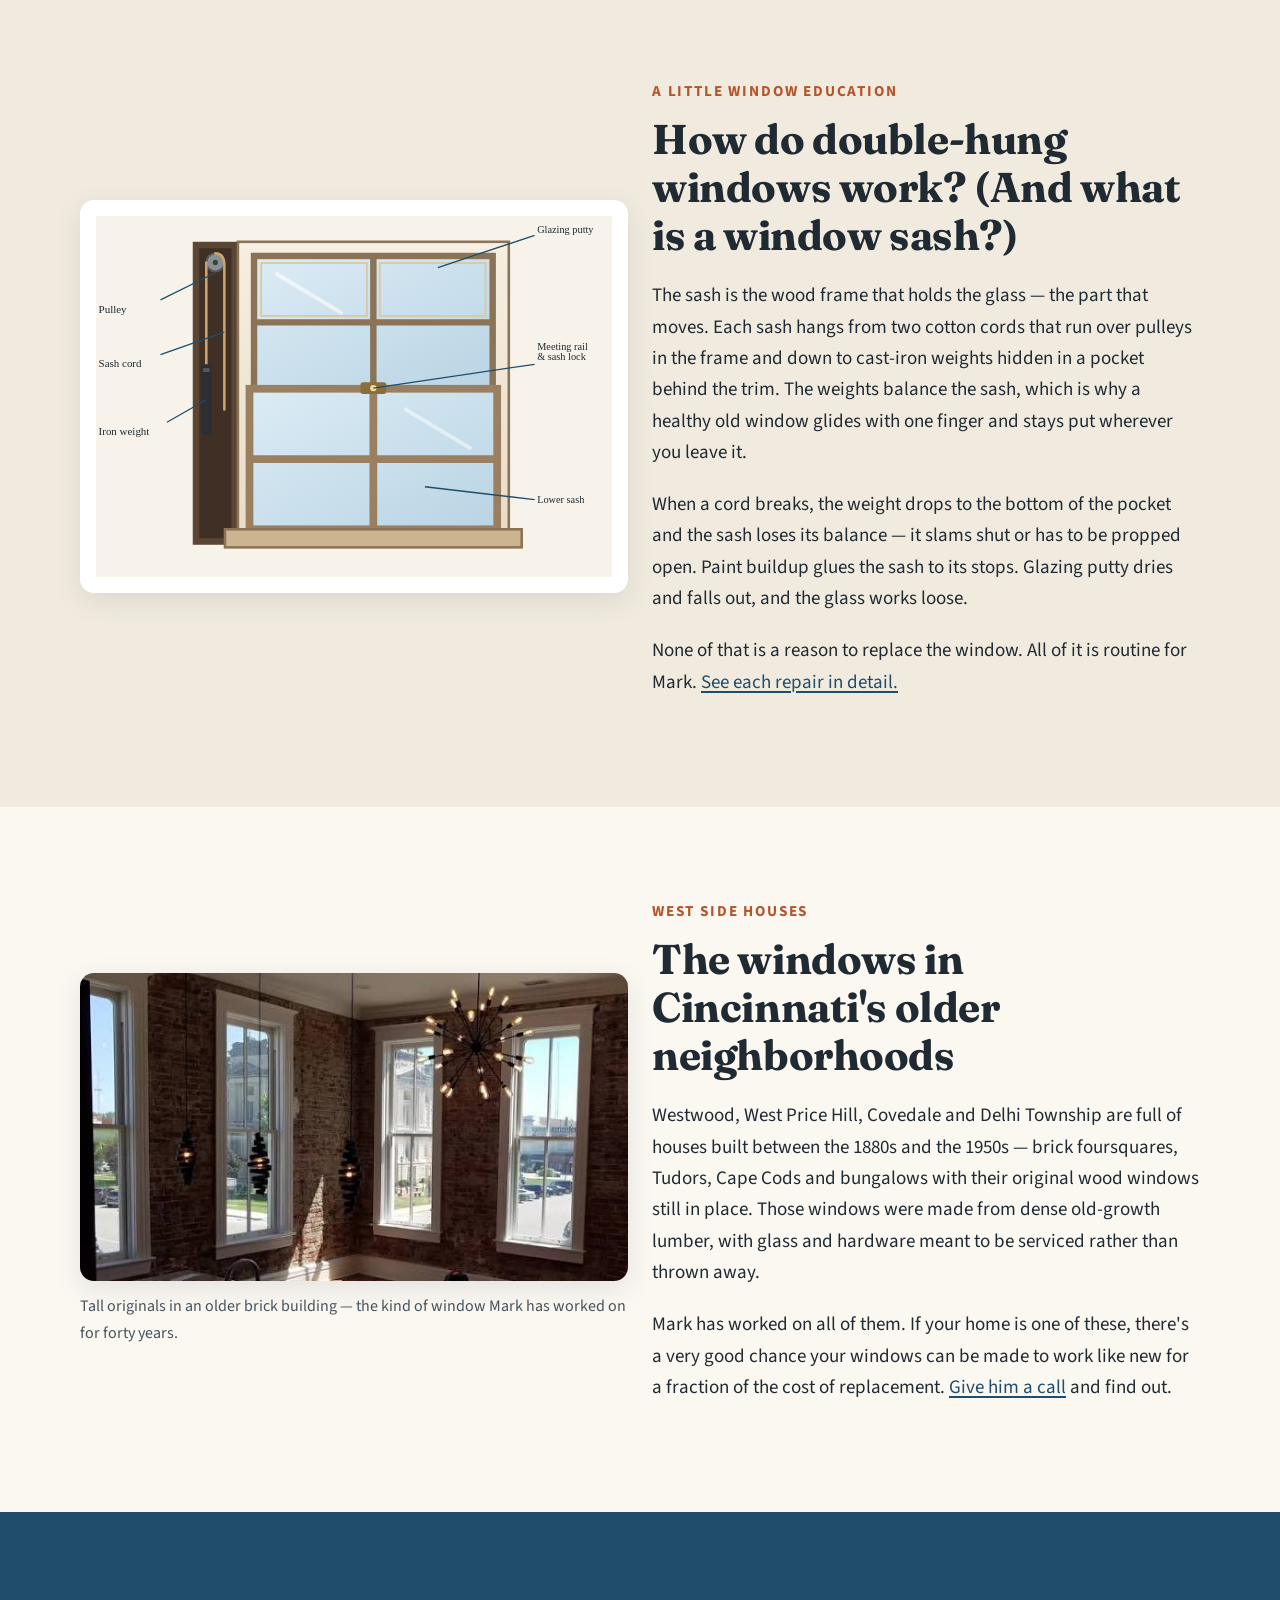
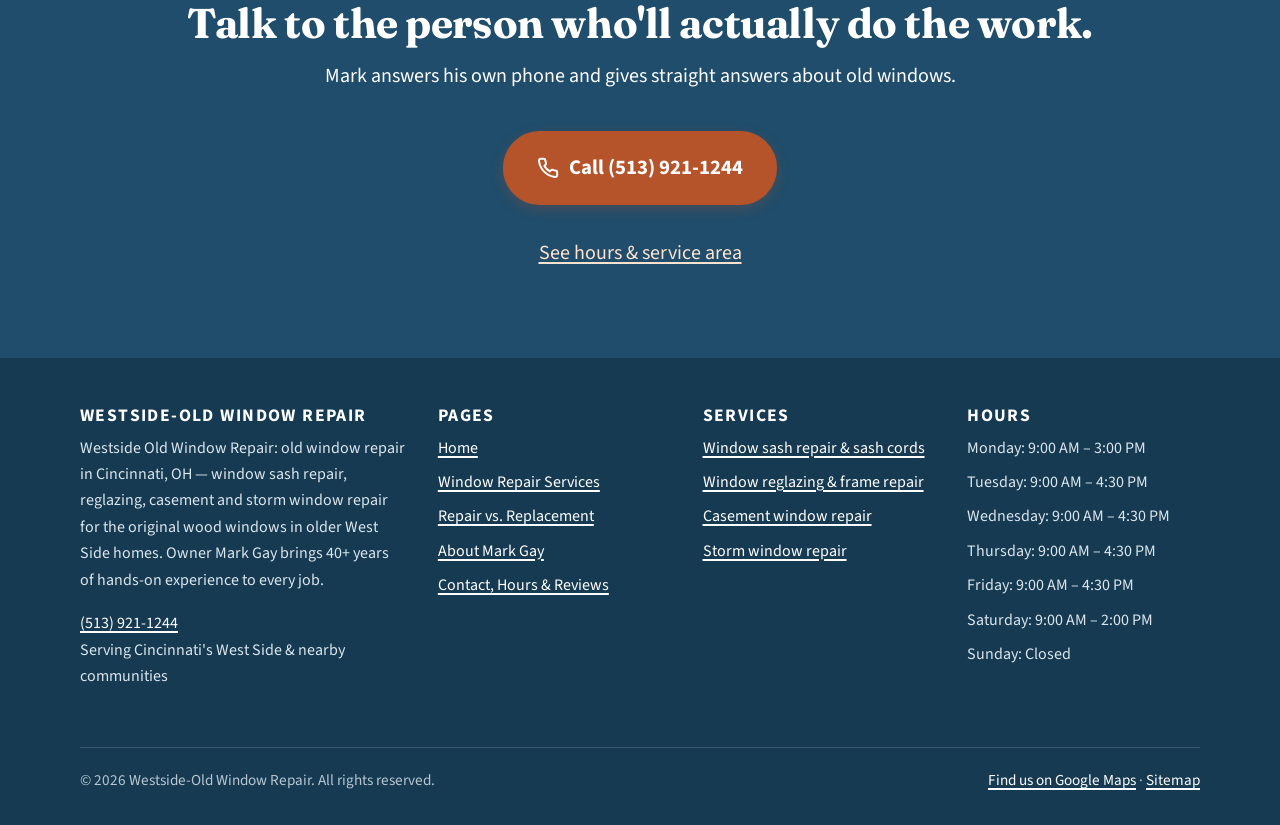
<file: about.html>
<!DOCTYPE html>
<html lang="en-US">
<head>
  <meta charset="utf-8">
  <meta name="viewport" content="width=device-width, initial-scale=1">
  <title>About Mark Gay – Wood Window Restoration & Repair, Cincinnati OH</title>
  <meta name="description" content="Mark Gay of Westside Old Window Repair: born and raised in West Price Hill, 40+ years of wood window restoration and historic window repair on Cincinnati's West Side.">
  <meta name="keywords" content="wood window restoration, window restoration Cincinnati, historic window repair, vintage window repair, antique window repair, how do double hung windows work, what is a window sash, Mark Gay window repair">
  <link rel="canonical" href="https://www.cincy123.com/about">
  <meta name="robots" content="index, follow, max-image-preview:large">
  <meta name="theme-color" content="#1f4d6b">
  <meta name="geo.region" content="US-OH">
  <meta name="geo.placename" content="Cincinnati">
  <meta name="geo.position" content="39.1251795;-84.6282698">
  <meta name="ICBM" content="39.1251795, -84.6282698">

  <!-- Open Graph / social sharing -->
  <meta property="og:type" content="profile">
  <meta property="og:site_name" content="Westside-Old Window Repair">
  <meta property="og:locale" content="en_US">
  <meta property="og:title" content="About Mark Gay – Wood Window Restoration & Repair, Cincinnati OH">
  <meta property="og:description" content="Mark Gay of Westside Old Window Repair: born and raised in West Price Hill, 40+ years of wood window restoration and historic window repair on Cincinnati's West Side.">
  <meta property="og:url" content="https://www.cincy123.com/about">
  <meta property="og:image" content="https://www.cincy123.com/images/og-image.png">
  <meta property="og:image:width" content="1200">
  <meta property="og:image:height" content="630">
  <meta property="og:image:alt" content="Westside-Old Window Repair — vintage double-hung window repair in Cincinnati, (513) 921-1244">
  <meta name="twitter:card" content="summary_large_image">
  <meta name="twitter:title" content="About Mark Gay – Wood Window Restoration & Repair, Cincinnati OH">
  <meta name="twitter:description" content="Mark Gay of Westside Old Window Repair: born and raised in West Price Hill, 40+ years of wood window restoration and historic window repair on Cincinnati's West Side.">
  <meta name="twitter:image" content="https://www.cincy123.com/images/og-image.png">

  <!-- Icons: rose window — navy in light mode, light blue in dark mode (SVG adapts; PNG/ICO are fallbacks) -->
  <link rel="icon" href="/favicon.ico?v=9a49fe15a8" sizes="32x32">
  <link rel="icon" href="/images/favicon-32.png?v=9a49fe15a8" type="image/png" sizes="32x32" media="(prefers-color-scheme: light)">
  <link rel="icon" href="/images/favicon-dark-32.png?v=9a49fe15a8" type="image/png" sizes="32x32" media="(prefers-color-scheme: dark)">
  <link rel="icon" href="/favicon.svg?v=9a49fe15a8" type="image/svg+xml">
  <link rel="apple-touch-icon" href="/images/apple-touch-icon.png?v=9a49fe15a8">
  <link rel="mask-icon" href="/images/safari-pinned-tab.svg?v=9a49fe15a8" color="#1f4d6b">
  <link rel="manifest" href="/site.webmanifest">

  <!-- Fonts (system fallbacks are set in CSS) -->
  <link rel="preconnect" href="https://fonts.googleapis.com">
  <link rel="preconnect" href="https://fonts.gstatic.com" crossorigin>
  <link rel="stylesheet" href="https://fonts.googleapis.com/css2?family=Fraunces:wght@600;700&family=Source+Sans+3:wght@400;600;700&display=swap">
  <link rel="stylesheet" href="/css/style.css?v=9a3f21c648">

  <script type="application/ld+json">
{
  "@context": "https://schema.org",
  "@type": "AboutPage",
  "@id": "https://www.cincy123.com/about#webpage",
  "url": "https://www.cincy123.com/about",
  "name": "About Mark Gay – Wood Window Restoration & Repair, Cincinnati OH",
  "description": "Mark Gay of Westside Old Window Repair: born and raised in West Price Hill, 40+ years of wood window restoration and historic window repair on Cincinnati's West Side.",
  "isPartOf": {
    "@id": "https://www.cincy123.com/#website"
  },
  "about": {
    "@id": "https://www.cincy123.com/#business"
  },
  "inLanguage": "en-US"
}
  </script>
  <script type="application/ld+json">
{
  "@context": "https://schema.org",
  "@type": "BreadcrumbList",
  "itemListElement": [
    {
      "@type": "ListItem",
      "position": 1,
      "name": "Home",
      "item": "https://www.cincy123.com/"
    },
    {
      "@type": "ListItem",
      "position": 2,
      "name": "About Mark"
    }
  ]
}
  </script>
  <script type="application/ld+json">
{
  "@context": "https://schema.org",
  "@type": "Person",
  "@id": "https://www.cincy123.com/about#mark-gay",
  "name": "Mark Gay",
  "jobTitle": "Owner & Window Repair Specialist",
  "worksFor": {
    "@id": "https://www.cincy123.com/#business"
  },
  "knowsAbout": [
    "double-hung window repair",
    "sash cord replacement",
    "window glazing",
    "casement window repair",
    "storm window repair"
  ],
  "description": "Retired window repair specialist with more than 40 years of experience repairing original wood windows in Cincinnati homes. Born and raised in West Price Hill, where he still lives.",
  "birthPlace": {
    "@type": "Place",
    "name": "West Price Hill, Cincinnati, OH"
  },
  "homeLocation": {
    "@type": "Place",
    "name": "West Price Hill, Cincinnati, OH"
  },
  "url": "https://www.cincy123.com/about",
  "telephone": "+15139211244",
  "address": {
    "@type": "PostalAddress",
    "addressLocality": "Cincinnati",
    "addressRegion": "OH",
    "addressCountry": "US"
  }
}
  </script>
</head>
<body>
  <a class="skip-link" href="#main">Skip to main content</a>
  <header class="site-header">
    <div class="container header-inner">
      <a class="brand" href="/" aria-label="Westside-Old Window Repair home">
        <img src="/images/logo.svg?v=9a49fe15a8" alt="" width="44" height="60">
        <span class="brand-name">Westside-Old Window Repair<small>Cincinnati, Ohio</small></span>
      </a>
      <button class="nav-toggle" aria-expanded="false" aria-controls="site-nav">Menu</button>
      <nav class="nav" id="site-nav" aria-label="Main">
        <a href="/">Home</a>
        <a href="/services">Services</a>
        <a href="/repair-vs-replacement">Repair vs. Replace</a>
        <a href="/about" aria-current="page">About Mark</a>
        <a href="/contact">Contact &amp; Reviews</a>
      </nav>
      <a class="btn header-cta" href="tel:+15139211244" aria-label="Call (513) 921-1244"><svg viewBox="0 0 24 24" fill="none" stroke="currentColor" stroke-width="2.2" stroke-linecap="round" stroke-linejoin="round" aria-hidden="true"><path d="M22 16.9v3a2 2 0 0 1-2.2 2 19.8 19.8 0 0 1-8.6-3.1 19.5 19.5 0 0 1-6-6A19.8 19.8 0 0 1 2.1 4.2 2 2 0 0 1 4.1 2h3a2 2 0 0 1 2 1.7c.1.9.4 1.8.7 2.7a2 2 0 0 1-.5 2.1L8.1 9.7a16 16 0 0 0 6 6l1.2-1.2a2 2 0 0 1 2.1-.5c.9.3 1.8.6 2.7.7a2 2 0 0 1 1.9 2z"/></svg><span>(513) 921-1244</span></a>
    </div>
  </header>
  <main id="main">
    <section class="page-hero" aria-labelledby="page-heading">
      <div class="container">
        <nav class="breadcrumb" aria-label="Breadcrumb"><ol><li><a href="/">Home</a></li><li aria-current="page">About Mark</li></ol></nav>
        <span class="eyebrow">About</span>
        <h1 id="page-heading">Wood window restoration in Cincinnati: 40 years of saving the historic windows others would replace.</h1>
        <p class="lead">Now retired from full-time work, he takes on select repair jobs around Cincinnati's West Side and brings every bit of that experience to each one.</p>
      </div>
    </section>

    <section class="section" aria-labelledby="story-heading">
      <div class="container grid grid-2" style="align-items:start">
        <div>
          <h2 id="story-heading">Who you're calling</h2>
          <p>Older homes have windows that were built to last a century — if someone who understands them keeps them in good order. Mark Gay has spent more than four decades doing exactly that in houses across Cincinnati: window sash repair and sash cord replacement on double-hungs, reglazing and repainting, casement window repair and storm window repair. Vintage, antique, historic — whatever you call them, they're the windows he knows.</p>
          <p>He is not a window salesman. He doesn't sell replacement windows and has no reason to tell you that yours are beyond saving. When you call, you get a plain answer about what's wrong and what it will take to fix it — and if a repair isn't worth doing, he'll say so.</p>
          <p>Mark was born and raised in West Price Hill and still lives there today — a proud West Sider working on the same kind of houses he grew up in. Because he's retired, he takes on a limited number of jobs, which means the person who answers the phone is the person who shows up and does the work, start to finish.</p>
          <p><a class="btn" href="tel:+15139211244"><svg viewBox="0 0 24 24" fill="none" stroke="currentColor" stroke-width="2.2" stroke-linecap="round" stroke-linejoin="round" aria-hidden="true"><path d="M22 16.9v3a2 2 0 0 1-2.2 2 19.8 19.8 0 0 1-8.6-3.1 19.5 19.5 0 0 1-6-6A19.8 19.8 0 0 1 2.1 4.2 2 2 0 0 1 4.1 2h3a2 2 0 0 1 2 1.7c.1.9.4 1.8.7 2.7a2 2 0 0 1-.5 2.1L8.1 9.7a16 16 0 0 0 6 6l1.2-1.2a2 2 0 0 1 2.1-.5c.9.3 1.8.6 2.7.7a2 2 0 0 1 1.9 2z"/></svg> Call Mark: (513) 921-1244</a></p>
        </div>
        <div>
          <h2>Why homeowners call Mark</h2>
          <ul class="check-list">
            <li><svg viewBox="0 0 24 24" fill="none" stroke="currentColor" stroke-width="2.5" stroke-linecap="round" stroke-linejoin="round" aria-hidden="true"><circle cx="12" cy="12" r="10"/><path d="m8 12 3 3 5-6"/></svg><span><strong>He understands the mechanics.</strong> Weights, pulleys, cords, hardware and glazing all work together. Mark knows how, so he fixes the real problem instead of patching the symptom.</span></li>
            <li><svg viewBox="0 0 24 24" fill="none" stroke="currentColor" stroke-width="2.5" stroke-linecap="round" stroke-linejoin="round" aria-hidden="true"><circle cx="12" cy="12" r="10"/><path d="m8 12 3 3 5-6"/></svg><span><strong>He does it right the first time.</strong> Forty years of hands-on work means no guesswork and no callbacks. The job is finished when it's finished properly.</span></li>
            <li><svg viewBox="0 0 24 24" fill="none" stroke="currentColor" stroke-width="2.5" stroke-linecap="round" stroke-linejoin="round" aria-hidden="true"><circle cx="12" cy="12" r="10"/><path d="m8 12 3 3 5-6"/></svg><span><strong>He respects the original work.</strong> Replacing old windows is expensive and usually unnecessary. A properly repaired original can outlast a new one and keeps your home's character intact.</span></li>
            <li><svg viewBox="0 0 24 24" fill="none" stroke="currentColor" stroke-width="2.5" stroke-linecap="round" stroke-linejoin="round" aria-hidden="true"><circle cx="12" cy="12" r="10"/><path d="m8 12 3 3 5-6"/></svg><span><strong>He's local.</strong> Born, raised and still living in West Price Hill, Mark works the <a href="/contact#service-area">West Side neighborhoods</a> he knows — Westwood, West Price Hill, Covedale and Delhi Township — in the kind of houses he grew up in.</span></li>
          </ul>
        </div>
      </div>
    </section>

    <section class="section section-alt" aria-labelledby="anatomy-heading">
      <div class="container grid grid-2" style="align-items:center">
        <div class="hero-art">
          <img src="/images/double-hung-window-anatomy.svg" width="800" height="560" alt="Labeled cutaway diagram of a vintage double-hung window: pulley at the top of the frame, sash cord, iron counterweight in the wall pocket, meeting rail with sash lock, lower sash and glazing putty around each pane" loading="lazy">
        </div>
        <div>
          <span class="eyebrow">A little window education</span>
          <h2 id="anatomy-heading">How do double-hung windows work? (And what is a window sash?)</h2>
          <p>The sash is the wood frame that holds the glass — the part that moves. Each sash hangs from two cotton cords that run over pulleys in the frame and down to cast-iron weights hidden in a pocket behind the trim. The weights balance the sash, which is why a healthy old window glides with one finger and stays put wherever you leave it.</p>
          <p>When a cord breaks, the weight drops to the bottom of the pocket and the sash loses its balance — it slams shut or has to be propped open. Paint buildup glues the sash to its stops. Glazing putty dries and falls out, and the glass works loose.</p>
          <p>None of that is a reason to replace the window. All of it is routine for Mark. <a href="/services">See each repair in detail.</a></p>
        </div>
      </div>
    </section>

    <section class="section" aria-labelledby="homes-heading">
      <div class="container grid grid-2" style="align-items:center">
        <figure class="photo-figure">
          <img src="/images/photo-brick-room-tall-double-hung-windows.jpg" width="597" height="335" alt="Tall original wood double-hung windows with white trim in a room with exposed brick walls, typical of older Cincinnati buildings" loading="lazy">
          <figcaption>Tall originals in an older brick building — the kind of window Mark has worked on for forty years.</figcaption>
        </figure>
        <div>
        <span class="eyebrow">West Side houses</span>
        <h2 id="homes-heading">The windows in Cincinnati's older neighborhoods</h2>
        <p>Westwood, West Price Hill, Covedale and Delhi Township are full of houses built between the 1880s and the 1950s — brick foursquares, Tudors, Cape Cods and bungalows with their original wood windows still in place. Those windows were made from dense old-growth lumber, with glass and hardware meant to be serviced rather than thrown away.</p>
        <p>Mark has worked on all of them. If your home is one of these, there's a very good chance your windows can be made to work like new for a fraction of the cost of replacement. <a href="/contact">Give him a call</a> and find out.</p>
        </div>
      </div>
    </section>

    <section class="section section-brand cta-band" aria-labelledby="cta-heading">
      <div class="container">
        <h2 id="cta-heading">Talk to the person who'll actually do the work.</h2>
        <p>Mark answers his own phone and gives straight answers about old windows.</p>
        <a class="btn btn-lg" href="tel:+15139211244"><svg viewBox="0 0 24 24" fill="none" stroke="currentColor" stroke-width="2.2" stroke-linecap="round" stroke-linejoin="round" aria-hidden="true"><path d="M22 16.9v3a2 2 0 0 1-2.2 2 19.8 19.8 0 0 1-8.6-3.1 19.5 19.5 0 0 1-6-6A19.8 19.8 0 0 1 2.1 4.2 2 2 0 0 1 4.1 2h3a2 2 0 0 1 2 1.7c.1.9.4 1.8.7 2.7a2 2 0 0 1-.5 2.1L8.1 9.7a16 16 0 0 0 6 6l1.2-1.2a2 2 0 0 1 2.1-.5c.9.3 1.8.6 2.7.7a2 2 0 0 1 1.9 2z"/></svg> Call (513) 921-1244</a>
        <p class="mt-2 mb-0"><a href="/contact">See hours &amp; service area</a></p>
      </div>
    </section>
  </main>
  <footer class="site-footer">
    <div class="container">
      <div class="footer-grid">
        <div>
          <h3>Westside-Old Window Repair</h3>
          <p>Westside Old Window Repair: old window repair in Cincinnati, OH — window sash repair, reglazing, casement and storm window repair for the original wood windows in older West Side homes. Owner Mark Gay brings 40+ years of hands-on experience to every job.</p>
          <p><a href="tel:+15139211244">(513) 921-1244</a><br>Serving Cincinnati's West Side &amp; nearby communities</p>
        </div>
        <div>
          <h3>Pages</h3>
          <ul>
            <li><a href="/">Home</a></li>
            <li><a href="/services">Window Repair Services</a></li>
            <li><a href="/repair-vs-replacement">Repair vs. Replacement</a></li>
            <li><a href="/about">About Mark Gay</a></li>
            <li><a href="/contact">Contact, Hours &amp; Reviews</a></li>
          </ul>
        </div>
        <div>
          <h3>Services</h3>
          <ul>
            <li><a href="/services#double-hung">Window sash repair &amp; sash cords</a></li>
            <li><a href="/services#glazing">Window reglazing &amp; frame repair</a></li>
            <li><a href="/services#casement">Casement window repair</a></li>
            <li><a href="/services#storm-panels">Storm window repair</a></li>
          </ul>
        </div>
        <div>
          <h3>Hours</h3>
          <ul><li>Monday: 9:00 AM – 3:00 PM</li><li>Tuesday: 9:00 AM – 4:30 PM</li><li>Wednesday: 9:00 AM – 4:30 PM</li><li>Thursday: 9:00 AM – 4:30 PM</li><li>Friday: 9:00 AM – 4:30 PM</li><li>Saturday: 9:00 AM – 2:00 PM</li><li>Sunday: Closed</li></ul>
        </div>
      </div>
      <div class="footer-bottom">
        <span>&copy; 2026 Westside-Old Window Repair. All rights reserved.</span>
        <span><a href="https://www.google.com/maps?cid=5809751457807609231" rel="noopener" target="_blank">Find us on Google Maps</a> · <a href="/sitemap.xml">Sitemap</a></span>
      </div>
    </div>
  </footer>
  <a class="call-bar" href="tel:+15139211244"><svg viewBox="0 0 24 24" fill="none" stroke="currentColor" stroke-width="2.2" stroke-linecap="round" stroke-linejoin="round" aria-hidden="true"><path d="M22 16.9v3a2 2 0 0 1-2.2 2 19.8 19.8 0 0 1-8.6-3.1 19.5 19.5 0 0 1-6-6A19.8 19.8 0 0 1 2.1 4.2 2 2 0 0 1 4.1 2h3a2 2 0 0 1 2 1.7c.1.9.4 1.8.7 2.7a2 2 0 0 1-.5 2.1L8.1 9.7a16 16 0 0 0 6 6l1.2-1.2a2 2 0 0 1 2.1-.5c.9.3 1.8.6 2.7.7a2 2 0 0 1 1.9 2z"/></svg> Call (513) 921-1244</a>
  <script src="/js/main.js?v=22b8c841bf" defer></script>
</body>
</html>
</file>
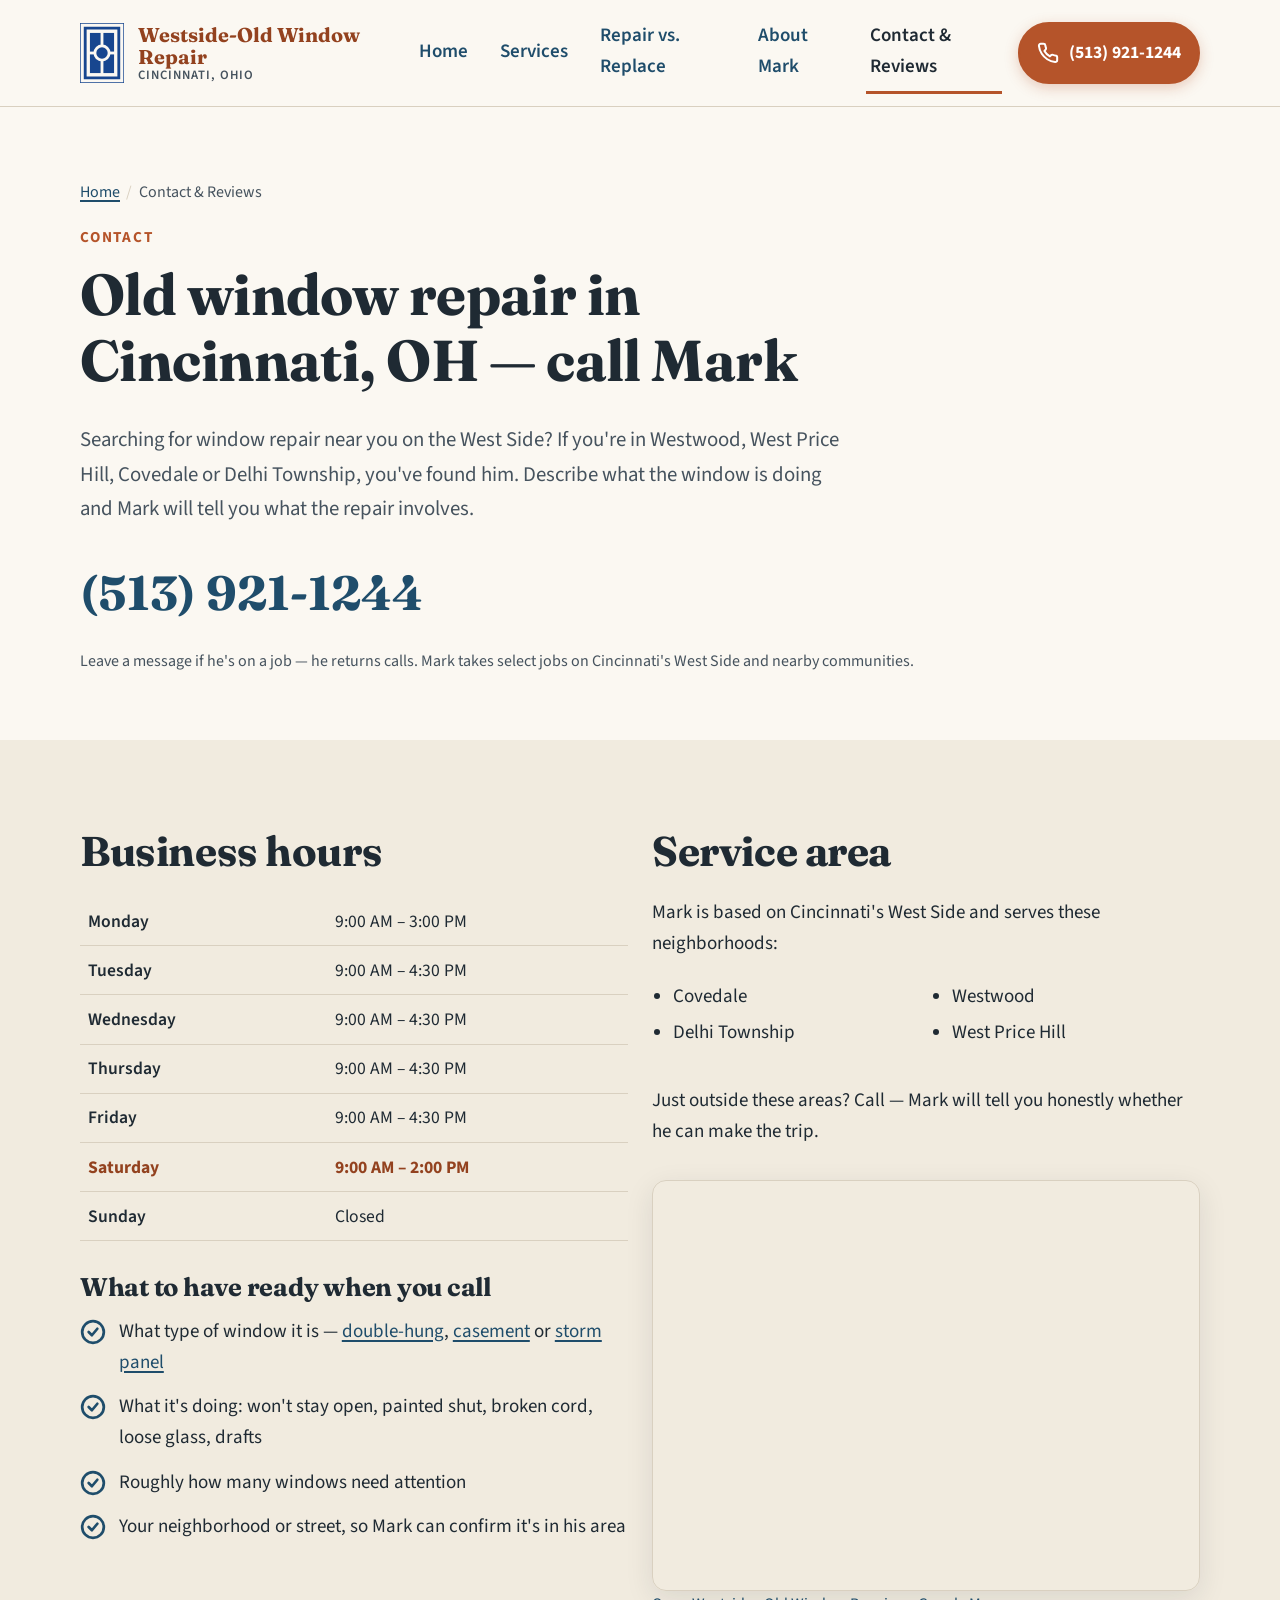
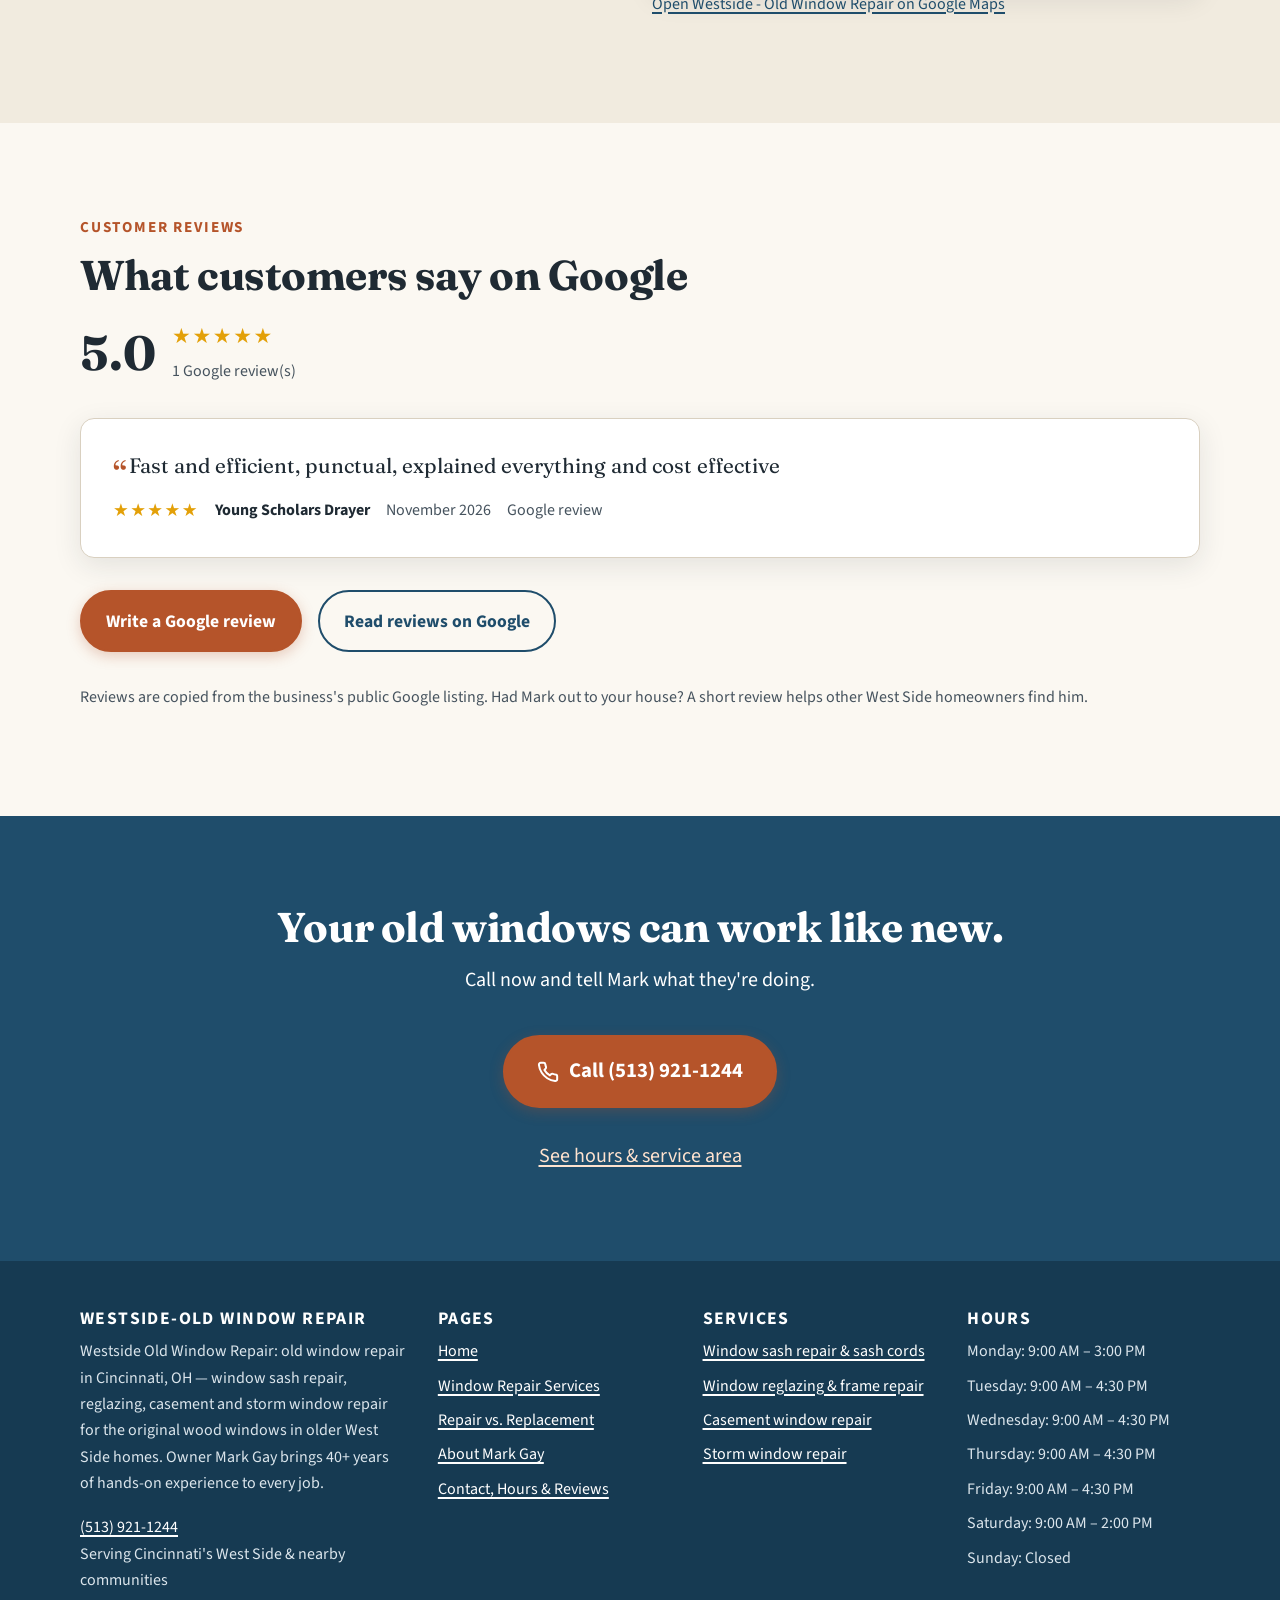
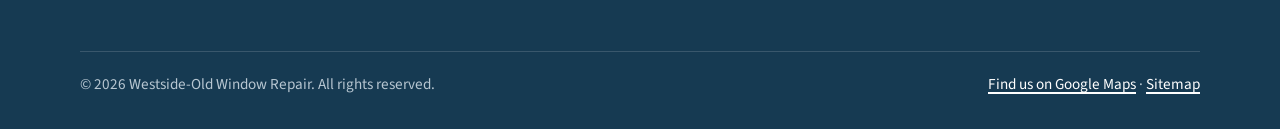
<file: contact.html>
<!DOCTYPE html>
<html lang="en-US">
<head>
  <meta charset="utf-8">
  <meta name="viewport" content="width=device-width, initial-scale=1">
  <title>Window Repair Cincinnati OH – Call (513) 921-1244 | Westside Old Window</title>
  <meta name="description" content="Old window repair near you in Westwood, West Price Hill, Covedale and Delhi Township. Call (513) 921-1244 — double-hung, sash, casement and storm window repair.">
  <meta name="keywords" content="window repair Cincinnati OH, old window repair near me, wood window repair near me, double hung window repair near me, storm window repair near me, window restoration near me, Westwood, West Price Hill, Covedale, Delhi Township">
  <link rel="canonical" href="https://www.cincy123.com/contact">
  <meta name="robots" content="index, follow, max-image-preview:large">
  <meta name="theme-color" content="#1f4d6b">
  <meta name="geo.region" content="US-OH">
  <meta name="geo.placename" content="Cincinnati">
  <meta name="geo.position" content="39.1251795;-84.6282698">
  <meta name="ICBM" content="39.1251795, -84.6282698">

  <!-- Open Graph / social sharing -->
  <meta property="og:type" content="website">
  <meta property="og:site_name" content="Westside-Old Window Repair">
  <meta property="og:locale" content="en_US">
  <meta property="og:title" content="Window Repair Cincinnati OH – Call (513) 921-1244 | Westside Old Window">
  <meta property="og:description" content="Old window repair near you in Westwood, West Price Hill, Covedale and Delhi Township. Call (513) 921-1244 — double-hung, sash, casement and storm window repair.">
  <meta property="og:url" content="https://www.cincy123.com/contact">
  <meta property="og:image" content="https://www.cincy123.com/images/og-image.png">
  <meta property="og:image:width" content="1200">
  <meta property="og:image:height" content="630">
  <meta property="og:image:alt" content="Westside-Old Window Repair — vintage double-hung window repair in Cincinnati, (513) 921-1244">
  <meta name="twitter:card" content="summary_large_image">
  <meta name="twitter:title" content="Window Repair Cincinnati OH – Call (513) 921-1244 | Westside Old Window">
  <meta name="twitter:description" content="Old window repair near you in Westwood, West Price Hill, Covedale and Delhi Township. Call (513) 921-1244 — double-hung, sash, casement and storm window repair.">
  <meta name="twitter:image" content="https://www.cincy123.com/images/og-image.png">

  <!-- Icons: rose window — navy in light mode, light blue in dark mode (SVG adapts; PNG/ICO are fallbacks) -->
  <link rel="icon" href="/favicon.ico?v=9a49fe15a8" sizes="32x32">
  <link rel="icon" href="/images/favicon-32.png?v=9a49fe15a8" type="image/png" sizes="32x32" media="(prefers-color-scheme: light)">
  <link rel="icon" href="/images/favicon-dark-32.png?v=9a49fe15a8" type="image/png" sizes="32x32" media="(prefers-color-scheme: dark)">
  <link rel="icon" href="/favicon.svg?v=9a49fe15a8" type="image/svg+xml">
  <link rel="apple-touch-icon" href="/images/apple-touch-icon.png?v=9a49fe15a8">
  <link rel="mask-icon" href="/images/safari-pinned-tab.svg?v=9a49fe15a8" color="#1f4d6b">
  <link rel="manifest" href="/site.webmanifest">

  <!-- Fonts (system fallbacks are set in CSS) -->
  <link rel="preconnect" href="https://fonts.googleapis.com">
  <link rel="preconnect" href="https://fonts.gstatic.com" crossorigin>
  <link rel="stylesheet" href="https://fonts.googleapis.com/css2?family=Fraunces:wght@600;700&family=Source+Sans+3:wght@400;600;700&display=swap">
  <link rel="stylesheet" href="/css/style.css?v=9a3f21c648">

  <script type="application/ld+json">
{
  "@context": "https://schema.org",
  "@type": "ContactPage",
  "@id": "https://www.cincy123.com/contact#webpage",
  "url": "https://www.cincy123.com/contact",
  "name": "Window Repair Cincinnati OH – Call (513) 921-1244 | Westside Old Window",
  "description": "Old window repair near you in Westwood, West Price Hill, Covedale and Delhi Township. Call (513) 921-1244 — double-hung, sash, casement and storm window repair.",
  "isPartOf": {
    "@id": "https://www.cincy123.com/#website"
  },
  "about": {
    "@id": "https://www.cincy123.com/#business"
  },
  "inLanguage": "en-US"
}
  </script>
  <script type="application/ld+json">
{
  "@context": "https://schema.org",
  "@type": "BreadcrumbList",
  "itemListElement": [
    {
      "@type": "ListItem",
      "position": 1,
      "name": "Home",
      "item": "https://www.cincy123.com/"
    },
    {
      "@type": "ListItem",
      "position": 2,
      "name": "Contact & Reviews"
    }
  ]
}
  </script>
</head>
<body>
  <a class="skip-link" href="#main">Skip to main content</a>
  <header class="site-header">
    <div class="container header-inner">
      <a class="brand" href="/" aria-label="Westside-Old Window Repair home">
        <img src="/images/logo.svg?v=9a49fe15a8" alt="" width="44" height="60">
        <span class="brand-name">Westside-Old Window Repair<small>Cincinnati, Ohio</small></span>
      </a>
      <button class="nav-toggle" aria-expanded="false" aria-controls="site-nav">Menu</button>
      <nav class="nav" id="site-nav" aria-label="Main">
        <a href="/">Home</a>
        <a href="/services">Services</a>
        <a href="/repair-vs-replacement">Repair vs. Replace</a>
        <a href="/about">About Mark</a>
        <a href="/contact" aria-current="page">Contact &amp; Reviews</a>
      </nav>
      <a class="btn header-cta" href="tel:+15139211244" aria-label="Call (513) 921-1244"><svg viewBox="0 0 24 24" fill="none" stroke="currentColor" stroke-width="2.2" stroke-linecap="round" stroke-linejoin="round" aria-hidden="true"><path d="M22 16.9v3a2 2 0 0 1-2.2 2 19.8 19.8 0 0 1-8.6-3.1 19.5 19.5 0 0 1-6-6A19.8 19.8 0 0 1 2.1 4.2 2 2 0 0 1 4.1 2h3a2 2 0 0 1 2 1.7c.1.9.4 1.8.7 2.7a2 2 0 0 1-.5 2.1L8.1 9.7a16 16 0 0 0 6 6l1.2-1.2a2 2 0 0 1 2.1-.5c.9.3 1.8.6 2.7.7a2 2 0 0 1 1.9 2z"/></svg><span>(513) 921-1244</span></a>
    </div>
  </header>
  <main id="main">
    <section class="page-hero" aria-labelledby="page-heading">
      <div class="container">
        <nav class="breadcrumb" aria-label="Breadcrumb"><ol><li><a href="/">Home</a></li><li aria-current="page">Contact & Reviews</li></ol></nav>
        <span class="eyebrow">Contact</span>
        <h1 id="page-heading">Old window repair in Cincinnati, OH — call Mark</h1>
        <p class="lead">Searching for window repair near you on the West Side? If you're in Westwood, West Price Hill, Covedale or Delhi Township, you've found him. Describe what the window is doing and Mark will tell you what the repair involves.</p>
        <a class="contact-big" href="tel:+15139211244">(513) 921-1244</a>
        <p class="note">Leave a message if he's on a job — he returns calls. Mark takes select jobs on Cincinnati's West Side and nearby communities.</p>
      </div>
    </section>

    <section class="section section-alt" aria-labelledby="hours-heading">
      <div class="container grid grid-2">
        <div>
          <h2 id="hours-heading">Business hours</h2>
          <table class="hours" data-hours>
            <caption class="visually-hidden">Weekly business hours</caption>
            <tbody><tr data-day="0"><th scope="row">Monday</th><td>9:00 AM – 3:00 PM</td></tr><tr data-day="1"><th scope="row">Tuesday</th><td>9:00 AM – 4:30 PM</td></tr><tr data-day="2"><th scope="row">Wednesday</th><td>9:00 AM – 4:30 PM</td></tr><tr data-day="3"><th scope="row">Thursday</th><td>9:00 AM – 4:30 PM</td></tr><tr data-day="4"><th scope="row">Friday</th><td>9:00 AM – 4:30 PM</td></tr><tr data-day="5"><th scope="row">Saturday</th><td>9:00 AM – 2:00 PM</td></tr><tr data-day="6"><th scope="row">Sunday</th><td>Closed</td></tr></tbody>
          </table>
          <h3 class="mt-2">What to have ready when you call</h3>
          <ul class="check-list">
            <li><svg viewBox="0 0 24 24" fill="none" stroke="currentColor" stroke-width="2.5" stroke-linecap="round" stroke-linejoin="round" aria-hidden="true"><circle cx="12" cy="12" r="10"/><path d="m8 12 3 3 5-6"/></svg><span>What type of window it is — <a href="/services#double-hung">double-hung</a>, <a href="/services#casement">casement</a> or <a href="/services#storm-panels">storm panel</a></span></li>
            <li><svg viewBox="0 0 24 24" fill="none" stroke="currentColor" stroke-width="2.5" stroke-linecap="round" stroke-linejoin="round" aria-hidden="true"><circle cx="12" cy="12" r="10"/><path d="m8 12 3 3 5-6"/></svg><span>What it's doing: won't stay open, painted shut, broken cord, loose glass, drafts</span></li>
            <li><svg viewBox="0 0 24 24" fill="none" stroke="currentColor" stroke-width="2.5" stroke-linecap="round" stroke-linejoin="round" aria-hidden="true"><circle cx="12" cy="12" r="10"/><path d="m8 12 3 3 5-6"/></svg><span>Roughly how many windows need attention</span></li>
            <li><svg viewBox="0 0 24 24" fill="none" stroke="currentColor" stroke-width="2.5" stroke-linecap="round" stroke-linejoin="round" aria-hidden="true"><circle cx="12" cy="12" r="10"/><path d="m8 12 3 3 5-6"/></svg><span>Your neighborhood or street, so Mark can confirm it's in his area</span></li>
          </ul>
        </div>
        <div id="service-area">
          <h2>Service area</h2>
          <p>Mark is based on Cincinnati's West Side and serves these neighborhoods:</p>
          <ul class="area-list"><li>Covedale</li><li>Delhi Township</li><li>Westwood</li><li>West Price Hill</li></ul>
          <p class="mt-2">Just outside these areas? Call — Mark will tell you honestly whether he can make the trip.</p>
          <div class="map-wrap mt-2">
            <iframe title="Map of Westside-Old Window Repair's service area on Cincinnati's West Side" src="https://maps.google.com/maps?q=39.1251795,-84.6282698&z=11&output=embed" loading="lazy" referrerpolicy="no-referrer-when-downgrade" allowfullscreen></iframe>
          </div>
          <p class="note"><a href="https://www.google.com/maps?cid=5809751457807609231" rel="noopener" target="_blank">Open Westside - Old Window Repair on Google Maps</a></p>
        </div>
      </div>
    </section>

    <section class="section" id="reviews" aria-labelledby="reviews-heading">
      <div class="container">
        <span class="eyebrow">Customer reviews</span>
        <h2 id="reviews-heading">What customers say on Google</h2>
        <div class="rating-summary">
          <span class="big" data-rating-avg>5.0</span>
          <div><span class="stars" aria-label="5 out of 5 stars">★★★★★</span><br><span class="note"><span data-rating-count>1</span> Google review(s)</span></div>
        </div>
        <div class="reviews-grid" id="all-reviews">
          <article class="review-card">
            <blockquote>Fast and efficient, punctual, explained everything and cost effective</blockquote>
            <div class="review-meta">
              <span class="stars" aria-label="5 out of 5 stars">★★★★★</span>
              <strong>Young Scholars Drayer</strong>
              <time datetime="2026-11-06">November 2026</time>
              <span class="review-source"><svg width="18" height="18" style="color:var(--star)" viewBox="0 0 24 24" fill="currentColor" aria-hidden="true"><path d="m12 2 3.1 6.3 6.9 1-5 4.9 1.2 6.8L12 17.8 5.8 21l1.2-6.8-5-4.9 6.9-1z"/></svg> Google review</span>
            </div>
          </article>
        </div>
        <div class="review-actions">
          <a class="btn" href="https://www.google.com/maps?cid=5809751457807609231" rel="noopener" target="_blank">Write a Google review</a>
          <a class="btn btn-secondary" href="https://www.google.com/maps?cid=5809751457807609231" rel="noopener" target="_blank">Read reviews on Google</a>
        </div>
        <p class="note mt-2">Reviews are copied from the business's public Google listing. Had Mark out to your house? A short review helps other West Side homeowners find him.</p>
      </div>
    </section>

    <section class="section section-brand cta-band" aria-labelledby="cta-heading">
      <div class="container">
        <h2 id="cta-heading">Your old windows can work like new.</h2>
        <p>Call now and tell Mark what they're doing.</p>
        <a class="btn btn-lg" href="tel:+15139211244"><svg viewBox="0 0 24 24" fill="none" stroke="currentColor" stroke-width="2.2" stroke-linecap="round" stroke-linejoin="round" aria-hidden="true"><path d="M22 16.9v3a2 2 0 0 1-2.2 2 19.8 19.8 0 0 1-8.6-3.1 19.5 19.5 0 0 1-6-6A19.8 19.8 0 0 1 2.1 4.2 2 2 0 0 1 4.1 2h3a2 2 0 0 1 2 1.7c.1.9.4 1.8.7 2.7a2 2 0 0 1-.5 2.1L8.1 9.7a16 16 0 0 0 6 6l1.2-1.2a2 2 0 0 1 2.1-.5c.9.3 1.8.6 2.7.7a2 2 0 0 1 1.9 2z"/></svg> Call (513) 921-1244</a>
        <p class="mt-2 mb-0"><a href="/contact">See hours &amp; service area</a></p>
      </div>
    </section>
  </main>
  <footer class="site-footer">
    <div class="container">
      <div class="footer-grid">
        <div>
          <h3>Westside-Old Window Repair</h3>
          <p>Westside Old Window Repair: old window repair in Cincinnati, OH — window sash repair, reglazing, casement and storm window repair for the original wood windows in older West Side homes. Owner Mark Gay brings 40+ years of hands-on experience to every job.</p>
          <p><a href="tel:+15139211244">(513) 921-1244</a><br>Serving Cincinnati's West Side &amp; nearby communities</p>
        </div>
        <div>
          <h3>Pages</h3>
          <ul>
            <li><a href="/">Home</a></li>
            <li><a href="/services">Window Repair Services</a></li>
            <li><a href="/repair-vs-replacement">Repair vs. Replacement</a></li>
            <li><a href="/about">About Mark Gay</a></li>
            <li><a href="/contact">Contact, Hours &amp; Reviews</a></li>
          </ul>
        </div>
        <div>
          <h3>Services</h3>
          <ul>
            <li><a href="/services#double-hung">Window sash repair &amp; sash cords</a></li>
            <li><a href="/services#glazing">Window reglazing &amp; frame repair</a></li>
            <li><a href="/services#casement">Casement window repair</a></li>
            <li><a href="/services#storm-panels">Storm window repair</a></li>
          </ul>
        </div>
        <div>
          <h3>Hours</h3>
          <ul><li>Monday: 9:00 AM – 3:00 PM</li><li>Tuesday: 9:00 AM – 4:30 PM</li><li>Wednesday: 9:00 AM – 4:30 PM</li><li>Thursday: 9:00 AM – 4:30 PM</li><li>Friday: 9:00 AM – 4:30 PM</li><li>Saturday: 9:00 AM – 2:00 PM</li><li>Sunday: Closed</li></ul>
        </div>
      </div>
      <div class="footer-bottom">
        <span>&copy; 2026 Westside-Old Window Repair. All rights reserved.</span>
        <span><a href="https://www.google.com/maps?cid=5809751457807609231" rel="noopener" target="_blank">Find us on Google Maps</a> · <a href="/sitemap.xml">Sitemap</a></span>
      </div>
    </div>
  </footer>
  <a class="call-bar" href="tel:+15139211244"><svg viewBox="0 0 24 24" fill="none" stroke="currentColor" stroke-width="2.2" stroke-linecap="round" stroke-linejoin="round" aria-hidden="true"><path d="M22 16.9v3a2 2 0 0 1-2.2 2 19.8 19.8 0 0 1-8.6-3.1 19.5 19.5 0 0 1-6-6A19.8 19.8 0 0 1 2.1 4.2 2 2 0 0 1 4.1 2h3a2 2 0 0 1 2 1.7c.1.9.4 1.8.7 2.7a2 2 0 0 1-.5 2.1L8.1 9.7a16 16 0 0 0 6 6l1.2-1.2a2 2 0 0 1 2.1-.5c.9.3 1.8.6 2.7.7a2 2 0 0 1 1.9 2z"/></svg> Call (513) 921-1244</a>
  <script src="/js/main.js?v=22b8c841bf" defer></script>
</body>
</html>
</file>
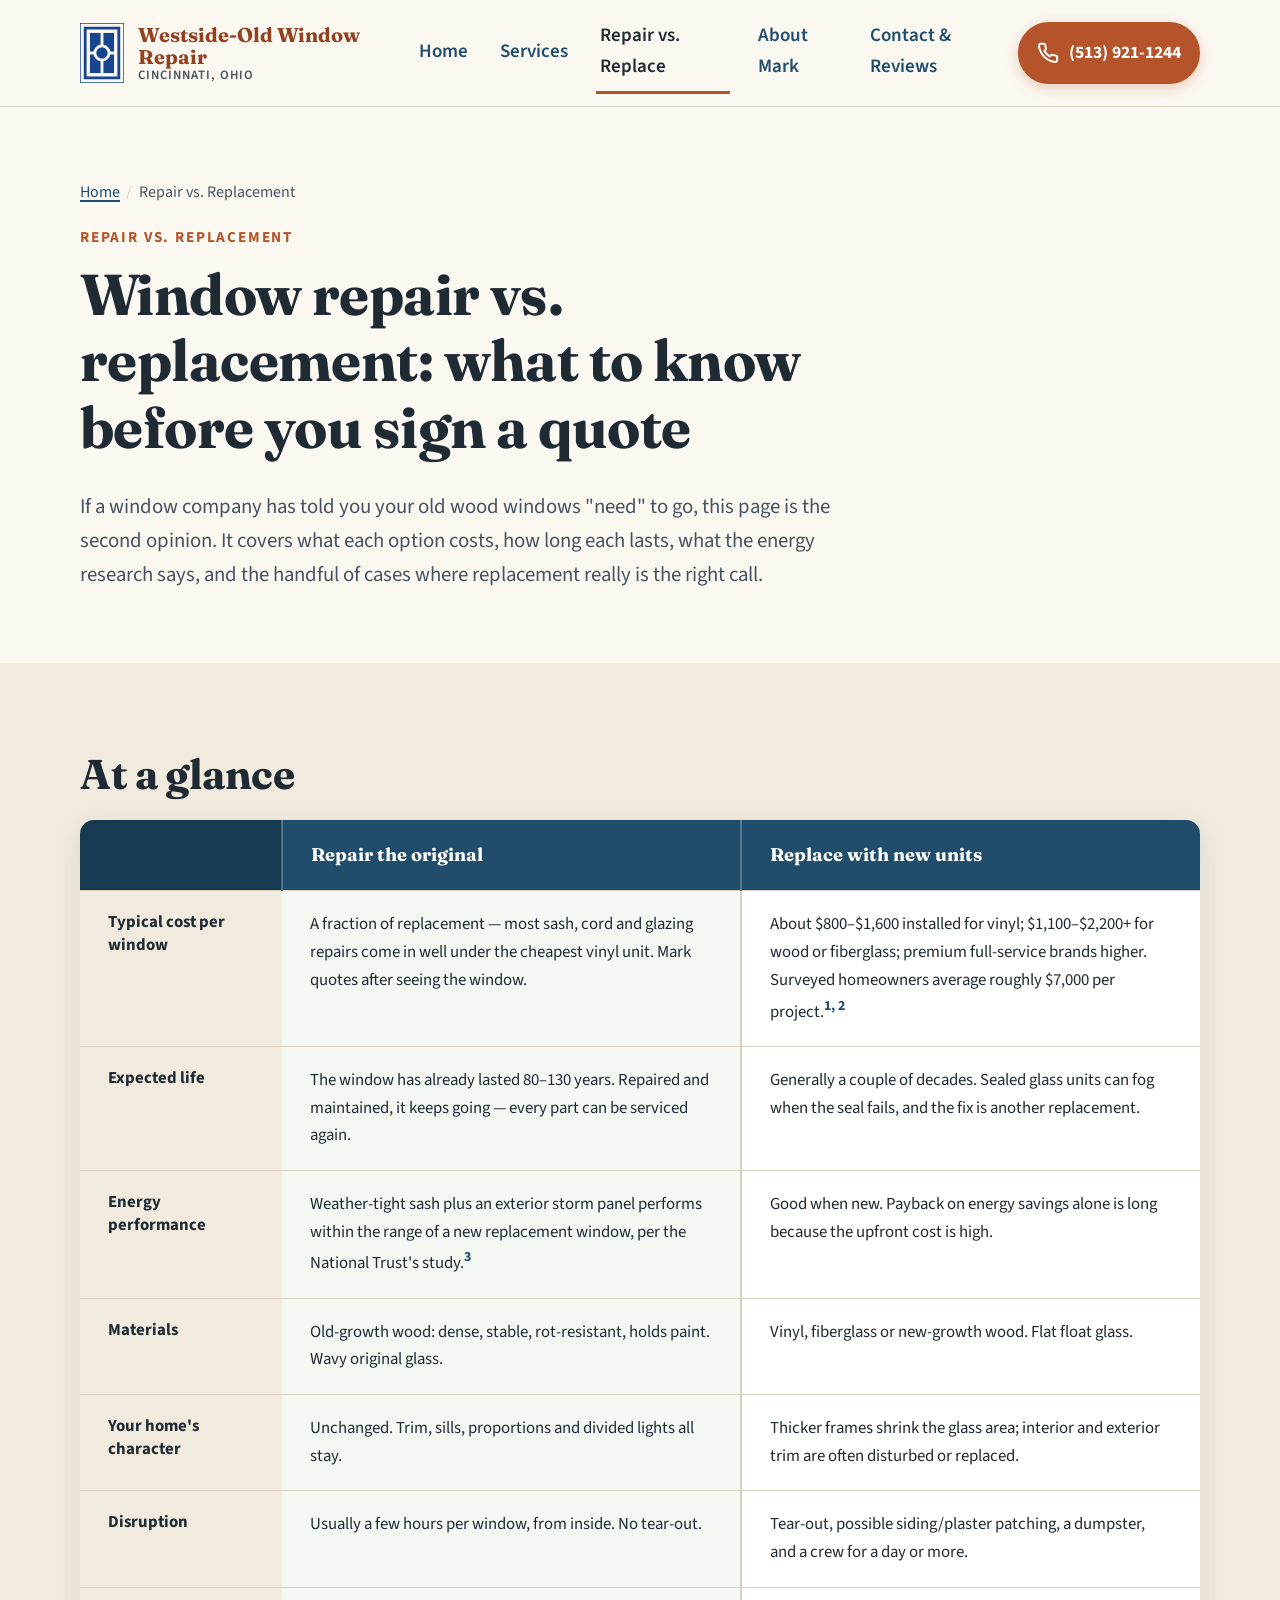
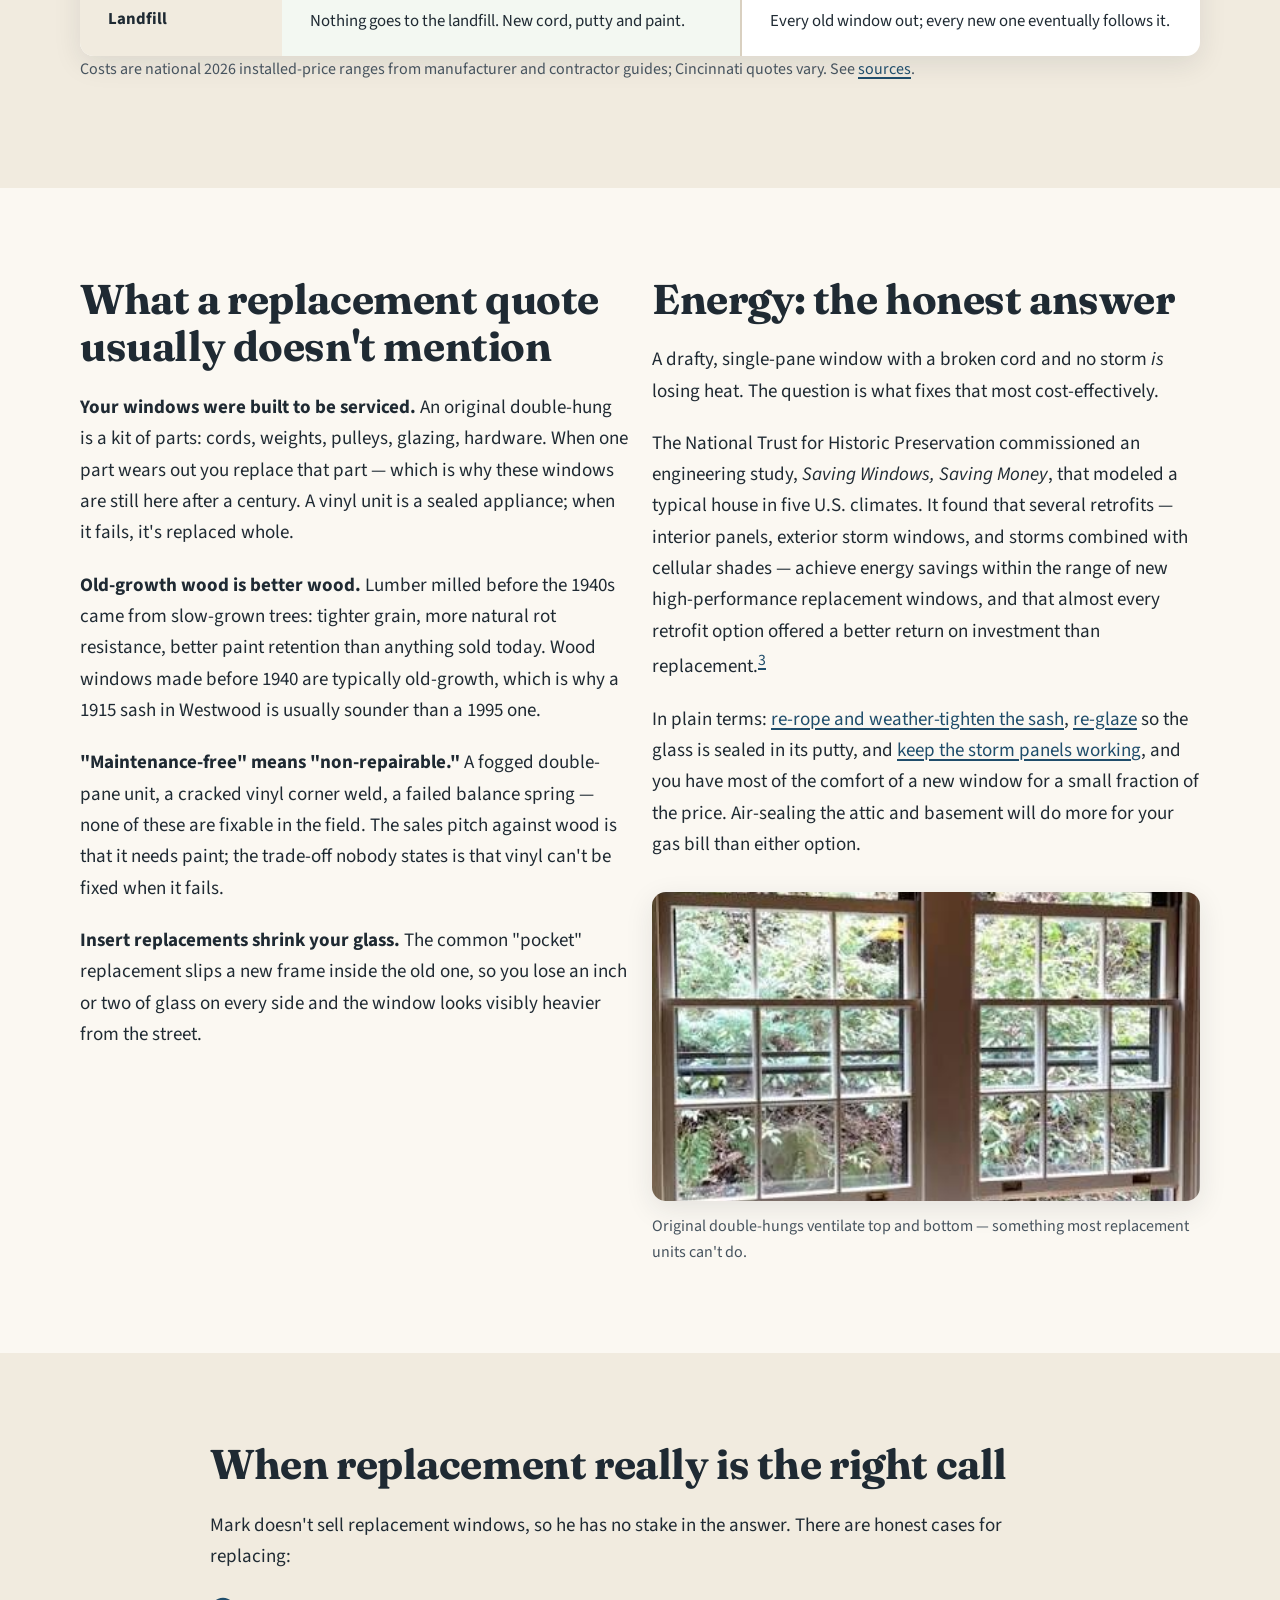
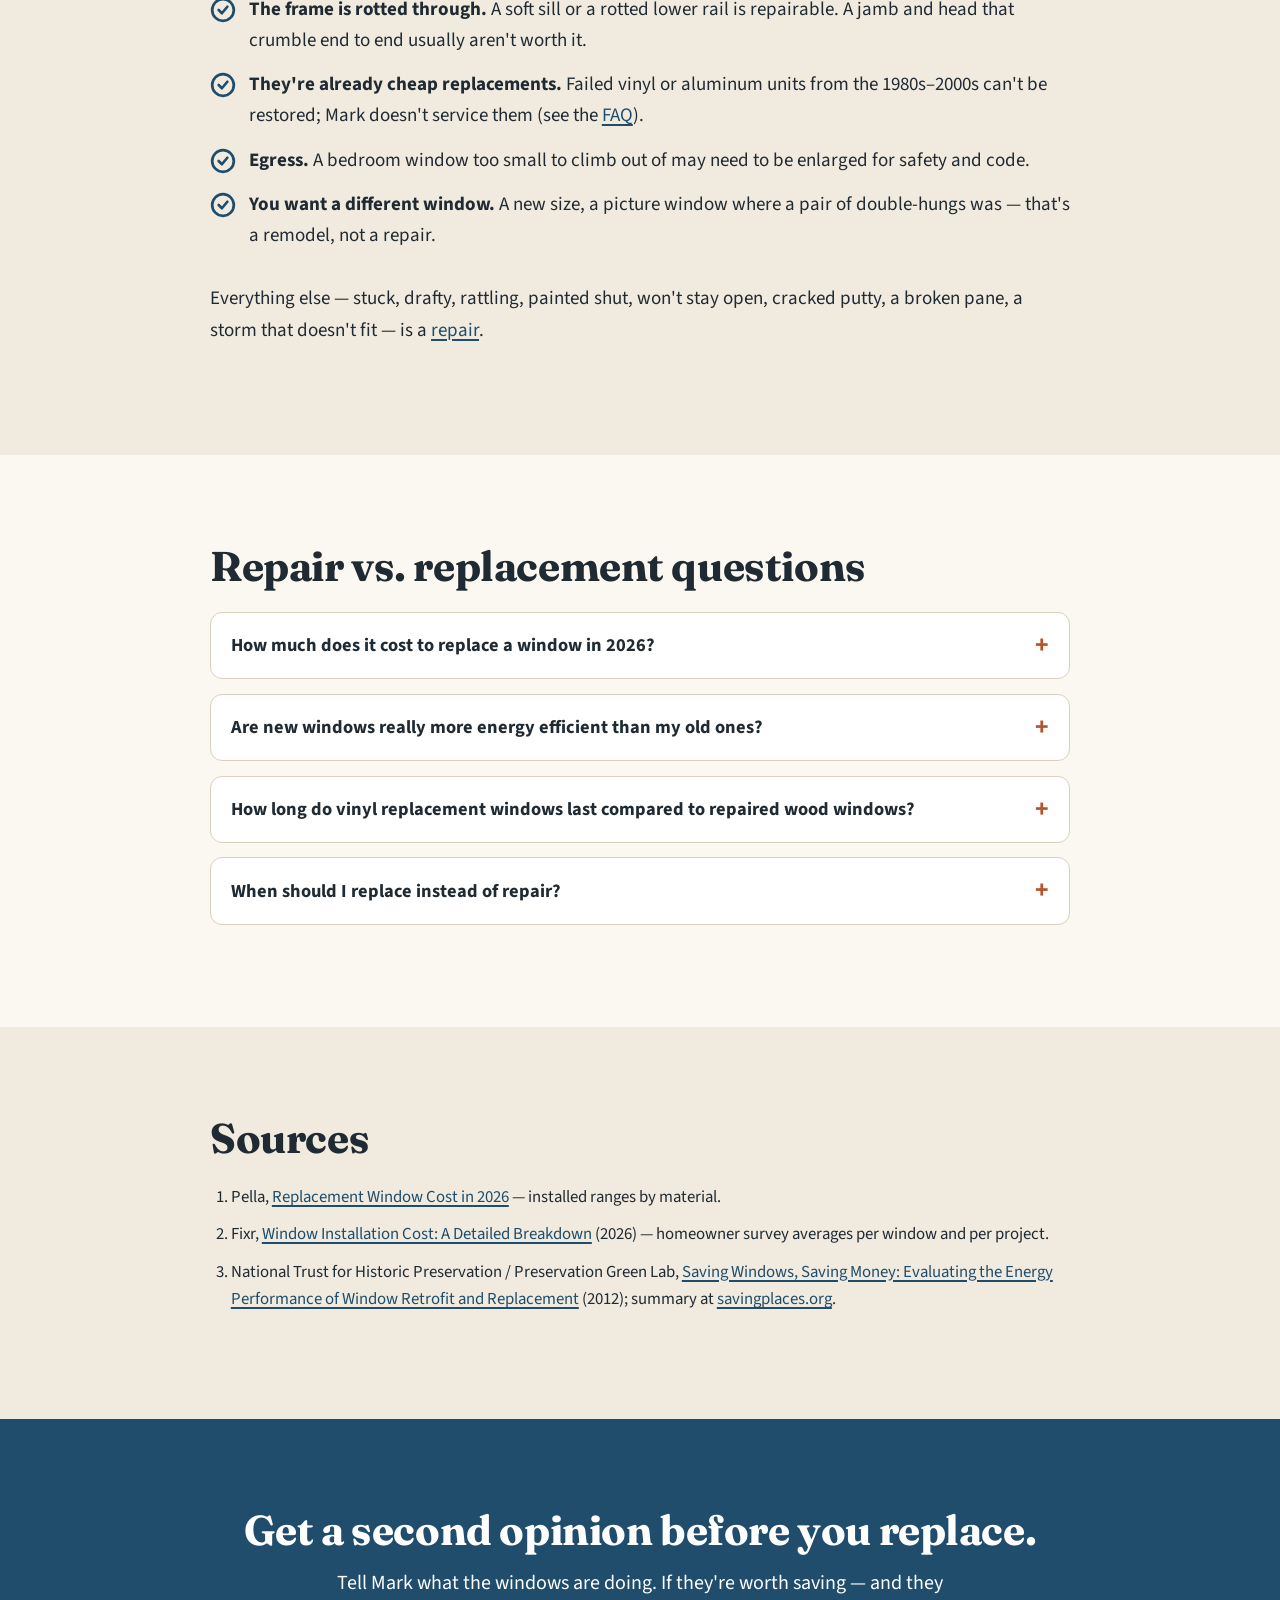
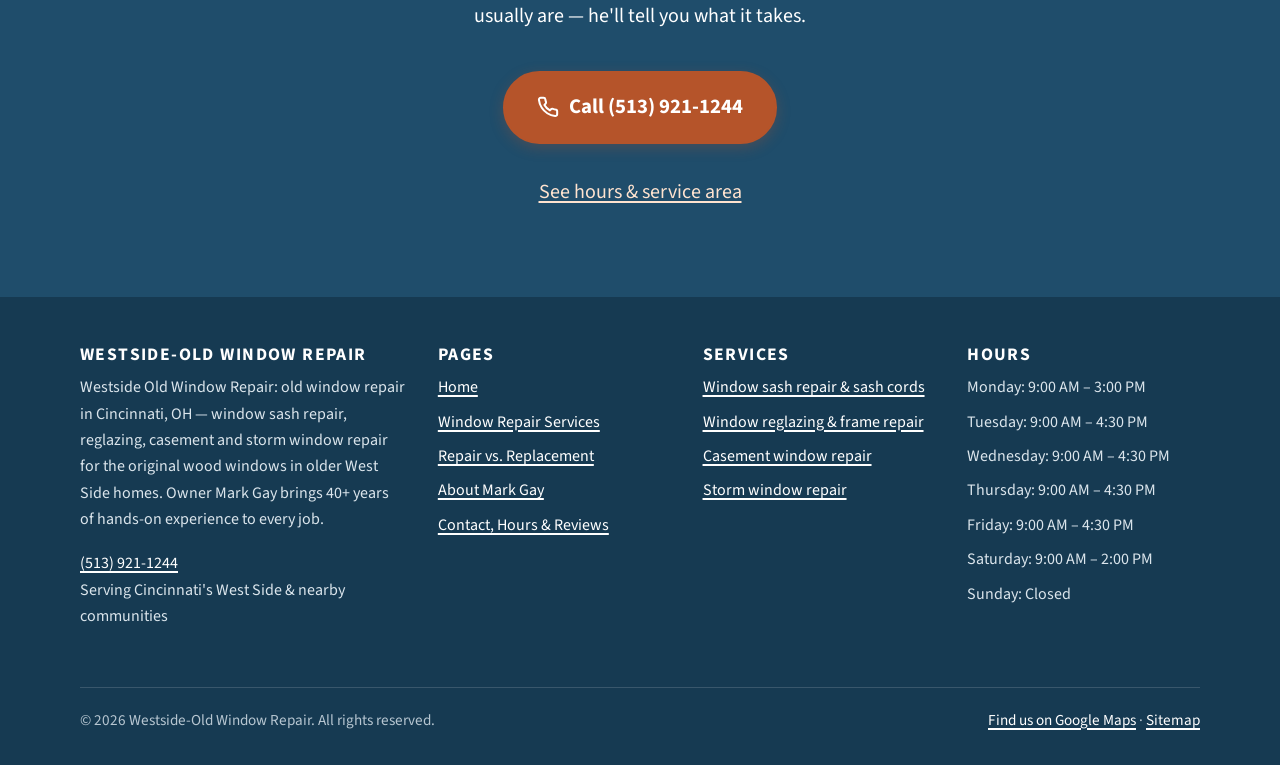
<file: repair-vs-replacement.html>
<!DOCTYPE html>
<html lang="en-US">
<head>
  <meta charset="utf-8">
  <meta name="viewport" content="width=device-width, initial-scale=1">
  <title>Window Repair vs. Replacement: Cost, Lifespan & Energy | Cincinnati</title>
  <meta name="description" content="Repair or replace old wood windows? Installed replacement costs ($800–$2,200+ per window), how long each lasts, what the energy studies show, and when replacement is right.">
  <meta name="keywords" content="window repair vs replacement, repair or replace old windows, replacement window cost, window repair cost, restore old wood windows, old window repair Cincinnati, storm windows energy savings">
  <link rel="canonical" href="https://www.cincy123.com/repair-vs-replacement">
  <meta name="robots" content="index, follow, max-image-preview:large">
  <meta name="theme-color" content="#1f4d6b">
  <meta name="geo.region" content="US-OH">
  <meta name="geo.placename" content="Cincinnati">
  <meta name="geo.position" content="39.1251795;-84.6282698">
  <meta name="ICBM" content="39.1251795, -84.6282698">

  <!-- Open Graph / social sharing -->
  <meta property="og:type" content="article">
  <meta property="og:site_name" content="Westside-Old Window Repair">
  <meta property="og:locale" content="en_US">
  <meta property="og:title" content="Window Repair vs. Replacement: Cost, Lifespan & Energy | Cincinnati">
  <meta property="og:description" content="Repair or replace old wood windows? Installed replacement costs ($800–$2,200+ per window), how long each lasts, what the energy studies show, and when replacement is right.">
  <meta property="og:url" content="https://www.cincy123.com/repair-vs-replacement">
  <meta property="og:image" content="https://www.cincy123.com/images/og-image.png">
  <meta property="og:image:width" content="1200">
  <meta property="og:image:height" content="630">
  <meta property="og:image:alt" content="Westside-Old Window Repair — vintage double-hung window repair in Cincinnati, (513) 921-1244">
  <meta name="twitter:card" content="summary_large_image">
  <meta name="twitter:title" content="Window Repair vs. Replacement: Cost, Lifespan & Energy | Cincinnati">
  <meta name="twitter:description" content="Repair or replace old wood windows? Installed replacement costs ($800–$2,200+ per window), how long each lasts, what the energy studies show, and when replacement is right.">
  <meta name="twitter:image" content="https://www.cincy123.com/images/og-image.png">

  <!-- Icons: rose window — navy in light mode, light blue in dark mode (SVG adapts; PNG/ICO are fallbacks) -->
  <link rel="icon" href="/favicon.ico?v=9a49fe15a8" sizes="32x32">
  <link rel="icon" href="/images/favicon-32.png?v=9a49fe15a8" type="image/png" sizes="32x32" media="(prefers-color-scheme: light)">
  <link rel="icon" href="/images/favicon-dark-32.png?v=9a49fe15a8" type="image/png" sizes="32x32" media="(prefers-color-scheme: dark)">
  <link rel="icon" href="/favicon.svg?v=9a49fe15a8" type="image/svg+xml">
  <link rel="apple-touch-icon" href="/images/apple-touch-icon.png?v=9a49fe15a8">
  <link rel="mask-icon" href="/images/safari-pinned-tab.svg?v=9a49fe15a8" color="#1f4d6b">
  <link rel="manifest" href="/site.webmanifest">

  <!-- Fonts (system fallbacks are set in CSS) -->
  <link rel="preconnect" href="https://fonts.googleapis.com">
  <link rel="preconnect" href="https://fonts.gstatic.com" crossorigin>
  <link rel="stylesheet" href="https://fonts.googleapis.com/css2?family=Fraunces:wght@600;700&family=Source+Sans+3:wght@400;600;700&display=swap">
  <link rel="stylesheet" href="/css/style.css?v=9a3f21c648">

  <script type="application/ld+json">
{
  "@context": "https://schema.org",
  "@type": "WebPage",
  "@id": "https://www.cincy123.com/repair-vs-replacement#webpage",
  "url": "https://www.cincy123.com/repair-vs-replacement",
  "name": "Window Repair vs. Replacement: Cost, Lifespan & Energy | Cincinnati",
  "description": "Repair or replace old wood windows? Installed replacement costs ($800–$2,200+ per window), how long each lasts, what the energy studies show, and when replacement is right.",
  "isPartOf": {
    "@id": "https://www.cincy123.com/#website"
  },
  "about": {
    "@id": "https://www.cincy123.com/#business"
  },
  "inLanguage": "en-US"
}
  </script>
  <script type="application/ld+json">
{
  "@context": "https://schema.org",
  "@type": "BreadcrumbList",
  "itemListElement": [
    {
      "@type": "ListItem",
      "position": 1,
      "name": "Home",
      "item": "https://www.cincy123.com/"
    },
    {
      "@type": "ListItem",
      "position": 2,
      "name": "Repair vs. Replacement"
    }
  ]
}
  </script>
  <script type="application/ld+json">
{
  "@context": "https://schema.org",
  "@type": "Article",
  "@id": "https://www.cincy123.com/repair-vs-replacement#article",
  "headline": "Window repair vs. replacement: what Cincinnati homeowners should know before signing a quote",
  "description": "Repair or replace old wood windows? Installed replacement costs ($800–$2,200+ per window), how long each lasts, what the energy studies show, and when replacement is right.",
  "author": {
    "@id": "https://www.cincy123.com/about#mark-gay"
  },
  "publisher": {
    "@id": "https://www.cincy123.com/#business"
  },
  "datePublished": "2026-11-07",
  "dateModified": "2026-11-07",
  "mainEntityOfPage": "https://www.cincy123.com/repair-vs-replacement",
  "image": "https://www.cincy123.com/images/hero-dining-room-double-hung-windows.jpg",
  "inLanguage": "en-US",
  "about": [
    "window repair",
    "replacement windows",
    "historic preservation",
    "energy efficiency"
  ]
}
  </script>
  <script type="application/ld+json">
{
  "@context": "https://schema.org",
  "@type": "FAQPage",
  "mainEntity": [
    {
      "@type": "Question",
      "name": "How much does it cost to replace a window in 2026?",
      "acceptedAnswer": {
        "@type": "Answer",
        "text": "Industry guides put professionally installed replacement windows at roughly $800–$1,600 per window for vinyl and $1,100–$2,200 or more for wood or fiberglass, with surveyed homeowners averaging about $7,000 per whole-house project. Premium full-service brands run higher still. A repair to an original window is a fraction of even the low end of those figures."
      }
    },
    {
      "@type": "Question",
      "name": "Are new windows really more energy efficient than my old ones?",
      "acceptedAnswer": {
        "@type": "Answer",
        "text": "A new double-pane unit beats a neglected single-pane window with gaps. But the National Trust for Historic Preservation's study Saving Windows, Saving Money found that a weather-tight original window with a good exterior storm panel falls within the performance range of a new replacement window — at a much lower cost and a better return on investment."
      }
    },
    {
      "@type": "Question",
      "name": "How long do vinyl replacement windows last compared to repaired wood windows?",
      "acceptedAnswer": {
        "@type": "Answer",
        "text": "Vinyl units are generally expected to last a couple of decades, and their sealed glass units can fog once the seal fails — at which point the sash or the whole window is replaced again. The original wood windows in Cincinnati's pre-1950 houses have already lasted 80 to 130 years and, once repaired, can be maintained indefinitely because every part is serviceable."
      }
    },
    {
      "@type": "Question",
      "name": "When should I replace instead of repair?",
      "acceptedAnswer": {
        "@type": "Answer",
        "text": "When the frame itself is rotted through (not just the sill or a corner), when the windows are already low-quality replacements, when a bedroom window can't meet egress requirements, or when you want a different size or style. Mark will tell you honestly if a window is past saving — he doesn't sell replacements, so he has no reason to steer you either way."
      }
    }
  ]
}
  </script>
</head>
<body>
  <a class="skip-link" href="#main">Skip to main content</a>
  <header class="site-header">
    <div class="container header-inner">
      <a class="brand" href="/" aria-label="Westside-Old Window Repair home">
        <img src="/images/logo.svg?v=9a49fe15a8" alt="" width="44" height="60">
        <span class="brand-name">Westside-Old Window Repair<small>Cincinnati, Ohio</small></span>
      </a>
      <button class="nav-toggle" aria-expanded="false" aria-controls="site-nav">Menu</button>
      <nav class="nav" id="site-nav" aria-label="Main">
        <a href="/">Home</a>
        <a href="/services">Services</a>
        <a href="/repair-vs-replacement" aria-current="page">Repair vs. Replace</a>
        <a href="/about">About Mark</a>
        <a href="/contact">Contact &amp; Reviews</a>
      </nav>
      <a class="btn header-cta" href="tel:+15139211244" aria-label="Call (513) 921-1244"><svg viewBox="0 0 24 24" fill="none" stroke="currentColor" stroke-width="2.2" stroke-linecap="round" stroke-linejoin="round" aria-hidden="true"><path d="M22 16.9v3a2 2 0 0 1-2.2 2 19.8 19.8 0 0 1-8.6-3.1 19.5 19.5 0 0 1-6-6A19.8 19.8 0 0 1 2.1 4.2 2 2 0 0 1 4.1 2h3a2 2 0 0 1 2 1.7c.1.9.4 1.8.7 2.7a2 2 0 0 1-.5 2.1L8.1 9.7a16 16 0 0 0 6 6l1.2-1.2a2 2 0 0 1 2.1-.5c.9.3 1.8.6 2.7.7a2 2 0 0 1 1.9 2z"/></svg><span>(513) 921-1244</span></a>
    </div>
  </header>
  <main id="main">
    <section class="page-hero" aria-labelledby="page-heading">
      <div class="container">
        <nav class="breadcrumb" aria-label="Breadcrumb"><ol><li><a href="/">Home</a></li><li aria-current="page">Repair vs. Replacement</li></ol></nav>
        <span class="eyebrow">Repair vs. replacement</span>
        <h1 id="page-heading">Window repair vs. replacement: what to know before you sign a quote</h1>
        <p class="lead">If a window company has told you your old wood windows "need" to go, this page is the second opinion. It covers what each option costs, how long each lasts, what the energy research says, and the handful of cases where replacement really is the right call.</p>
      </div>
    </section>

    <section class="section section-alt" aria-labelledby="glance-heading">
      <div class="container">
        <h2 id="glance-heading">At a glance</h2>
        <div class="table-wrap">
          <table class="compare">
            <caption class="visually-hidden">Comparison of repairing original wood windows versus installing replacement windows</caption>
            <thead><tr><th scope="col"></th><th scope="col">Repair the original</th><th scope="col">Replace with new units</th></tr></thead>
            <tbody>
              <tr><th scope="row">Typical cost per window</th><td data-label="Repair the original">A fraction of replacement — most sash, cord and glazing repairs come in well under the cheapest vinyl unit. Mark quotes after seeing the window.</td><td data-label="Replace with new units">About $800–$1,600 installed for vinyl; $1,100–$2,200+ for wood or fiberglass; premium full-service brands higher. Surveyed homeowners average roughly $7,000 per project.<sup><a href="#sources">1, 2</a></sup></td></tr>
              <tr><th scope="row">Expected life</th><td data-label="Repair the original">The window has already lasted 80–130 years. Repaired and maintained, it keeps going — every part can be serviced again.</td><td data-label="Replace with new units">Generally a couple of decades. Sealed glass units can fog when the seal fails, and the fix is another replacement.</td></tr>
              <tr><th scope="row">Energy performance</th><td data-label="Repair the original">Weather-tight sash plus an exterior storm panel performs within the range of a new replacement window, per the National Trust's study.<sup><a href="#sources">3</a></sup></td><td data-label="Replace with new units">Good when new. Payback on energy savings alone is long because the upfront cost is high.</td></tr>
              <tr><th scope="row">Materials</th><td data-label="Repair the original">Old-growth wood: dense, stable, rot-resistant, holds paint. Wavy original glass.</td><td data-label="Replace with new units">Vinyl, fiberglass or new-growth wood. Flat float glass.</td></tr>
              <tr><th scope="row">Your home's character</th><td data-label="Repair the original">Unchanged. Trim, sills, proportions and divided lights all stay.</td><td data-label="Replace with new units">Thicker frames shrink the glass area; interior and exterior trim are often disturbed or replaced.</td></tr>
              <tr><th scope="row">Disruption</th><td data-label="Repair the original">Usually a few hours per window, from inside. No tear-out.</td><td data-label="Replace with new units">Tear-out, possible siding/plaster patching, a dumpster, and a crew for a day or more.</td></tr>
              <tr><th scope="row">Landfill</th><td data-label="Repair the original">Nothing goes to the landfill. New cord, putty and paint.</td><td data-label="Replace with new units">Every old window out; every new one eventually follows it.</td></tr>
            </tbody>
          </table>
        </div>
        <p class="note">Costs are national 2026 installed-price ranges from manufacturer and contractor guides; Cincinnati quotes vary. See <a href="#sources">sources</a>.</p>
      </div>
    </section>

    <section class="section" aria-labelledby="quotes-heading">
      <div class="container grid grid-2" style="align-items:start">
        <div>
          <h2 id="quotes-heading">What a replacement quote usually doesn't mention</h2>
          <p><strong>Your windows were built to be serviced.</strong> An original double-hung is a kit of parts: cords, weights, pulleys, glazing, hardware. When one part wears out you replace that part — which is why these windows are still here after a century. A vinyl unit is a sealed appliance; when it fails, it's replaced whole.</p>
          <p><strong>Old-growth wood is better wood.</strong> Lumber milled before the 1940s came from slow-grown trees: tighter grain, more natural rot resistance, better paint retention than anything sold today. Wood windows made before 1940 are typically old-growth, which is why a 1915 sash in Westwood is usually sounder than a 1995 one.</p>
          <p><strong>"Maintenance-free" means "non-repairable."</strong> A fogged double-pane unit, a cracked vinyl corner weld, a failed balance spring — none of these are fixable in the field. The sales pitch against wood is that it needs paint; the trade-off nobody states is that vinyl can't be fixed when it fails.</p>
          <p><strong>Insert replacements shrink your glass.</strong> The common "pocket" replacement slips a new frame inside the old one, so you lose an inch or two of glass on every side and the window looks visibly heavier from the street.</p>
        </div>
        <div>
          <h2>Energy: the honest answer</h2>
          <p>A drafty, single-pane window with a broken cord and no storm <em>is</em> losing heat. The question is what fixes that most cost-effectively.</p>
          <p>The National Trust for Historic Preservation commissioned an engineering study, <em>Saving Windows, Saving Money</em>, that modeled a typical house in five U.S. climates. It found that several retrofits — interior panels, exterior storm windows, and storms combined with cellular shades — achieve energy savings within the range of new high-performance replacement windows, and that almost every retrofit option offered a better return on investment than replacement.<sup><a href="#sources">3</a></sup></p>
          <p>In plain terms: <a href="/services#double-hung">re-rope and weather-tighten the sash</a>, <a href="/services#glazing">re-glaze</a> so the glass is sealed in its putty, and <a href="/services#storm-panels">keep the storm panels working</a>, and you have most of the comfort of a new window for a small fraction of the price. Air-sealing the attic and basement will do more for your gas bill than either option.</p>
          <figure class="photo-figure mt-2">
            <img src="/images/photo-double-hung-both-sashes-open.jpg" width="399" height="501" alt="Pair of original white double-hung windows with both sashes partly open, showing the ventilation an operable old window provides" loading="lazy">
            <figcaption>Original double-hungs ventilate top and bottom — something most replacement units can't do.</figcaption>
          </figure>
        </div>
      </div>
    </section>

    <section class="section section-alt" aria-labelledby="when-heading">
      <div class="container" style="max-width:860px">
        <h2 id="when-heading">When replacement really is the right call</h2>
        <p>Mark doesn't sell replacement windows, so he has no stake in the answer. There are honest cases for replacing:</p>
        <ul class="check-list">
          <li><svg viewBox="0 0 24 24" fill="none" stroke="currentColor" stroke-width="2.5" stroke-linecap="round" stroke-linejoin="round" aria-hidden="true"><circle cx="12" cy="12" r="10"/><path d="m8 12 3 3 5-6"/></svg><span><strong>The frame is rotted through.</strong> A soft sill or a rotted lower rail is repairable. A jamb and head that crumble end to end usually aren't worth it.</span></li>
          <li><svg viewBox="0 0 24 24" fill="none" stroke="currentColor" stroke-width="2.5" stroke-linecap="round" stroke-linejoin="round" aria-hidden="true"><circle cx="12" cy="12" r="10"/><path d="m8 12 3 3 5-6"/></svg><span><strong>They're already cheap replacements.</strong> Failed vinyl or aluminum units from the 1980s–2000s can't be restored; Mark doesn't service them (see the <a href="/services#faq">FAQ</a>).</span></li>
          <li><svg viewBox="0 0 24 24" fill="none" stroke="currentColor" stroke-width="2.5" stroke-linecap="round" stroke-linejoin="round" aria-hidden="true"><circle cx="12" cy="12" r="10"/><path d="m8 12 3 3 5-6"/></svg><span><strong>Egress.</strong> A bedroom window too small to climb out of may need to be enlarged for safety and code.</span></li>
          <li><svg viewBox="0 0 24 24" fill="none" stroke="currentColor" stroke-width="2.5" stroke-linecap="round" stroke-linejoin="round" aria-hidden="true"><circle cx="12" cy="12" r="10"/><path d="m8 12 3 3 5-6"/></svg><span><strong>You want a different window.</strong> A new size, a picture window where a pair of double-hungs was — that's a remodel, not a repair.</span></li>
        </ul>
        <p class="mt-2">Everything else — stuck, drafty, rattling, painted shut, won't stay open, cracked putty, a broken pane, a storm that doesn't fit — is a <a href="/services">repair</a>.</p>
      </div>
    </section>

    <section class="section faq" aria-labelledby="rvr-faq-heading">
      <div class="container" style="max-width:860px">
        <h2 id="rvr-faq-heading">Repair vs. replacement questions</h2>
        <details><summary>How much does it cost to replace a window in 2026?</summary><p>Industry guides put professionally installed replacement windows at roughly $800–$1,600 per window for vinyl and $1,100–$2,200 or more for wood or fiberglass, with surveyed homeowners averaging about $7,000 per whole-house project. Premium full-service brands run higher still. A repair to an original window is a fraction of even the low end of those figures.</p></details><details><summary>Are new windows really more energy efficient than my old ones?</summary><p>A new double-pane unit beats a neglected single-pane window with gaps. But the National Trust for Historic Preservation's study Saving Windows, Saving Money found that a weather-tight original window with a good exterior storm panel falls within the performance range of a new replacement window — at a much lower cost and a better return on investment.</p></details><details><summary>How long do vinyl replacement windows last compared to repaired wood windows?</summary><p>Vinyl units are generally expected to last a couple of decades, and their sealed glass units can fog once the seal fails — at which point the sash or the whole window is replaced again. The original wood windows in Cincinnati's pre-1950 houses have already lasted 80 to 130 years and, once repaired, can be maintained indefinitely because every part is serviceable.</p></details><details><summary>When should I replace instead of repair?</summary><p>When the frame itself is rotted through (not just the sill or a corner), when the windows are already low-quality replacements, when a bedroom window can't meet egress requirements, or when you want a different size or style. Mark will tell you honestly if a window is past saving — he doesn't sell replacements, so he has no reason to steer you either way.</p></details>
      </div>
    </section>

    <section class="section section-alt" id="sources" aria-labelledby="sources-heading">
      <div class="container" style="max-width:860px">
        <h2 id="sources-heading">Sources</h2>
        <ol class="sources">
          <li>Pella, <a href="https://www.pella.com/ideas/windows/replacement-window-cost/" rel="noopener nofollow" target="_blank">Replacement Window Cost in 2026</a> — installed ranges by material.</li>
          <li>Fixr, <a href="https://www.fixr.com/articles/window-installation-cost-a-detailed-breakdown" rel="noopener nofollow" target="_blank">Window Installation Cost: A Detailed Breakdown</a> (2026) — homeowner survey averages per window and per project.</li>
          <li>National Trust for Historic Preservation / Preservation Green Lab, <a href="https://www.nps.gov/subjects/ncptt/upload/2012-12.pdf" rel="noopener nofollow" target="_blank">Saving Windows, Saving Money: Evaluating the Energy Performance of Window Retrofit and Replacement</a> (2012); summary at <a href="https://savingplaces.org/stories/preservation-tips-tools-retrofitting-historic-windows" rel="noopener nofollow" target="_blank">savingplaces.org</a>.</li>
        </ol>
      </div>
    </section>

    <section class="section section-brand cta-band" aria-labelledby="cta-heading">
      <div class="container">
        <h2 id="cta-heading">Get a second opinion before you replace.</h2>
        <p>Tell Mark what the windows are doing. If they're worth saving — and they usually are — he'll tell you what it takes.</p>
        <a class="btn btn-lg" href="tel:+15139211244"><svg viewBox="0 0 24 24" fill="none" stroke="currentColor" stroke-width="2.2" stroke-linecap="round" stroke-linejoin="round" aria-hidden="true"><path d="M22 16.9v3a2 2 0 0 1-2.2 2 19.8 19.8 0 0 1-8.6-3.1 19.5 19.5 0 0 1-6-6A19.8 19.8 0 0 1 2.1 4.2 2 2 0 0 1 4.1 2h3a2 2 0 0 1 2 1.7c.1.9.4 1.8.7 2.7a2 2 0 0 1-.5 2.1L8.1 9.7a16 16 0 0 0 6 6l1.2-1.2a2 2 0 0 1 2.1-.5c.9.3 1.8.6 2.7.7a2 2 0 0 1 1.9 2z"/></svg> Call (513) 921-1244</a>
        <p class="mt-2 mb-0"><a href="/contact">See hours &amp; service area</a></p>
      </div>
    </section>
  </main>
  <footer class="site-footer">
    <div class="container">
      <div class="footer-grid">
        <div>
          <h3>Westside-Old Window Repair</h3>
          <p>Westside Old Window Repair: old window repair in Cincinnati, OH — window sash repair, reglazing, casement and storm window repair for the original wood windows in older West Side homes. Owner Mark Gay brings 40+ years of hands-on experience to every job.</p>
          <p><a href="tel:+15139211244">(513) 921-1244</a><br>Serving Cincinnati's West Side &amp; nearby communities</p>
        </div>
        <div>
          <h3>Pages</h3>
          <ul>
            <li><a href="/">Home</a></li>
            <li><a href="/services">Window Repair Services</a></li>
            <li><a href="/repair-vs-replacement">Repair vs. Replacement</a></li>
            <li><a href="/about">About Mark Gay</a></li>
            <li><a href="/contact">Contact, Hours &amp; Reviews</a></li>
          </ul>
        </div>
        <div>
          <h3>Services</h3>
          <ul>
            <li><a href="/services#double-hung">Window sash repair &amp; sash cords</a></li>
            <li><a href="/services#glazing">Window reglazing &amp; frame repair</a></li>
            <li><a href="/services#casement">Casement window repair</a></li>
            <li><a href="/services#storm-panels">Storm window repair</a></li>
          </ul>
        </div>
        <div>
          <h3>Hours</h3>
          <ul><li>Monday: 9:00 AM – 3:00 PM</li><li>Tuesday: 9:00 AM – 4:30 PM</li><li>Wednesday: 9:00 AM – 4:30 PM</li><li>Thursday: 9:00 AM – 4:30 PM</li><li>Friday: 9:00 AM – 4:30 PM</li><li>Saturday: 9:00 AM – 2:00 PM</li><li>Sunday: Closed</li></ul>
        </div>
      </div>
      <div class="footer-bottom">
        <span>&copy; 2026 Westside-Old Window Repair. All rights reserved.</span>
        <span><a href="https://www.google.com/maps?cid=5809751457807609231" rel="noopener" target="_blank">Find us on Google Maps</a> · <a href="/sitemap.xml">Sitemap</a></span>
      </div>
    </div>
  </footer>
  <a class="call-bar" href="tel:+15139211244"><svg viewBox="0 0 24 24" fill="none" stroke="currentColor" stroke-width="2.2" stroke-linecap="round" stroke-linejoin="round" aria-hidden="true"><path d="M22 16.9v3a2 2 0 0 1-2.2 2 19.8 19.8 0 0 1-8.6-3.1 19.5 19.5 0 0 1-6-6A19.8 19.8 0 0 1 2.1 4.2 2 2 0 0 1 4.1 2h3a2 2 0 0 1 2 1.7c.1.9.4 1.8.7 2.7a2 2 0 0 1-.5 2.1L8.1 9.7a16 16 0 0 0 6 6l1.2-1.2a2 2 0 0 1 2.1-.5c.9.3 1.8.6 2.7.7a2 2 0 0 1 1.9 2z"/></svg> Call (513) 921-1244</a>
  <script src="/js/main.js?v=22b8c841bf" defer></script>
</body>
</html>
</file>
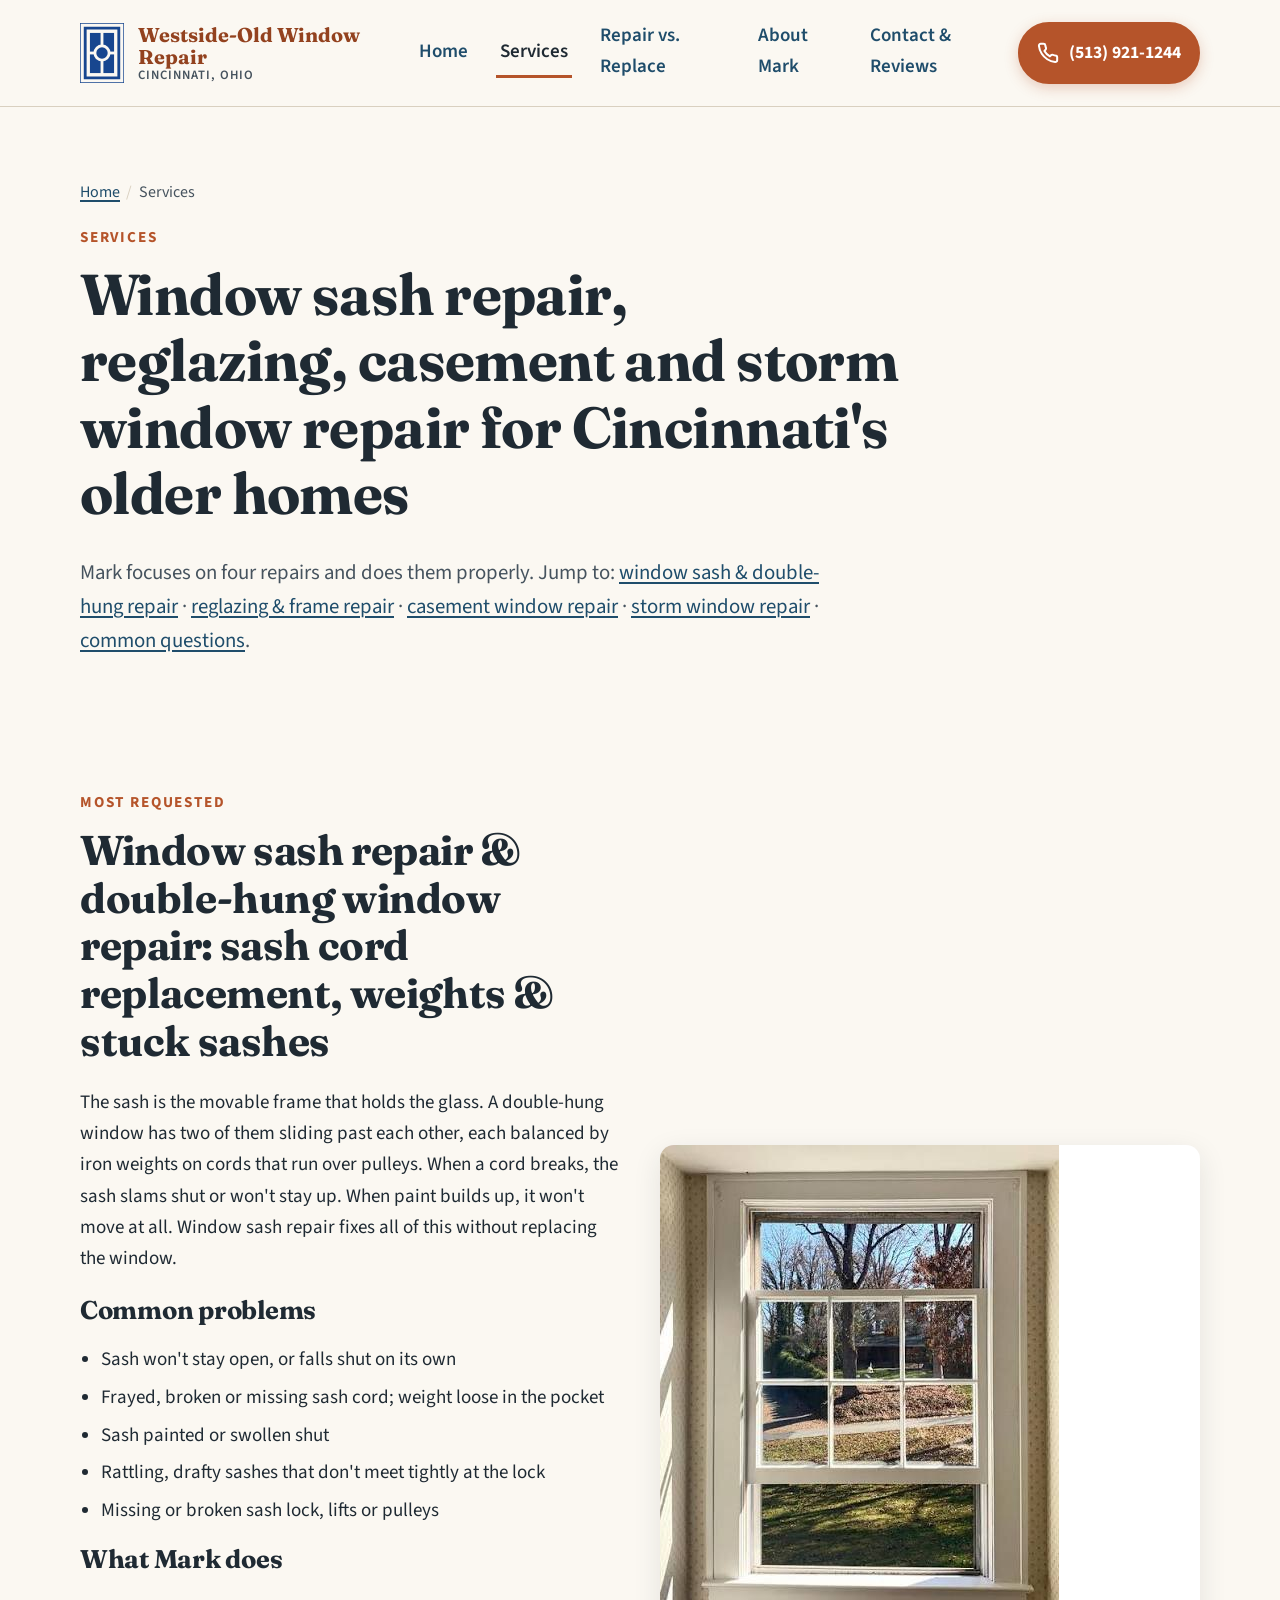
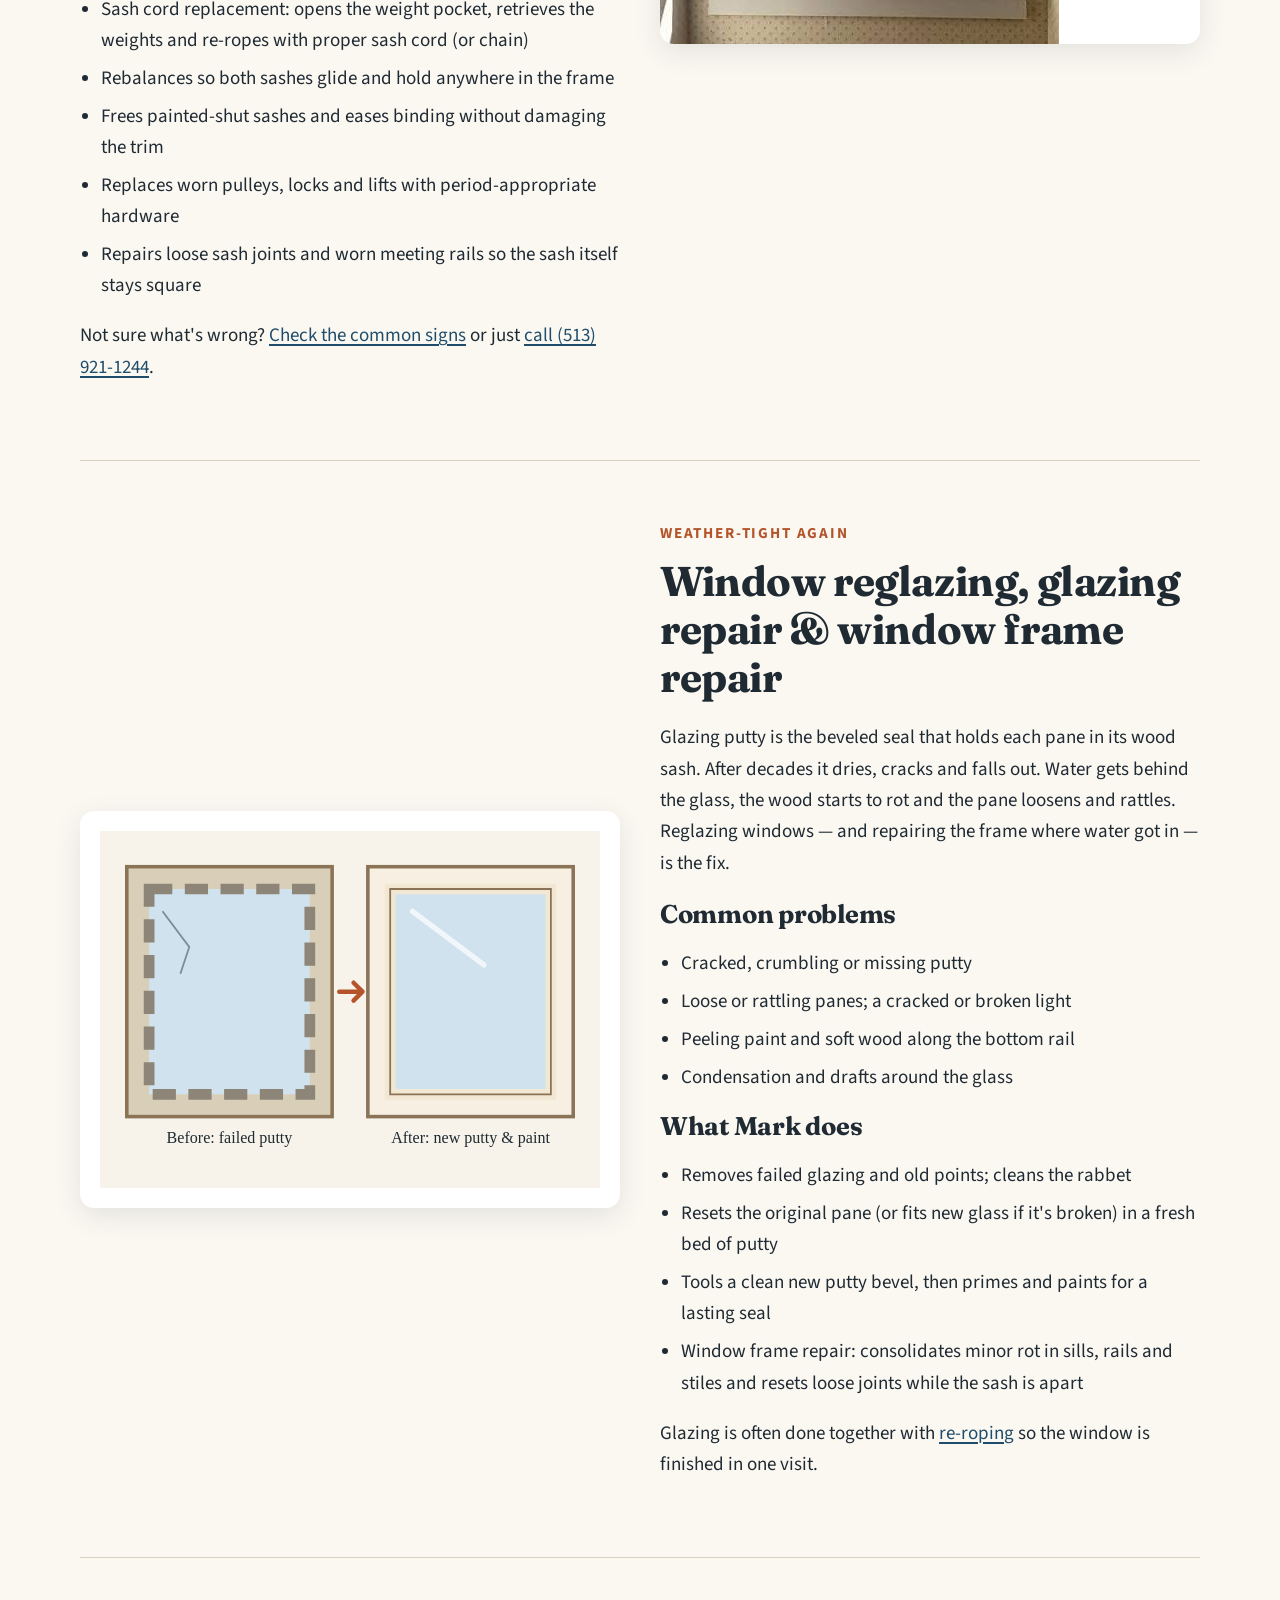
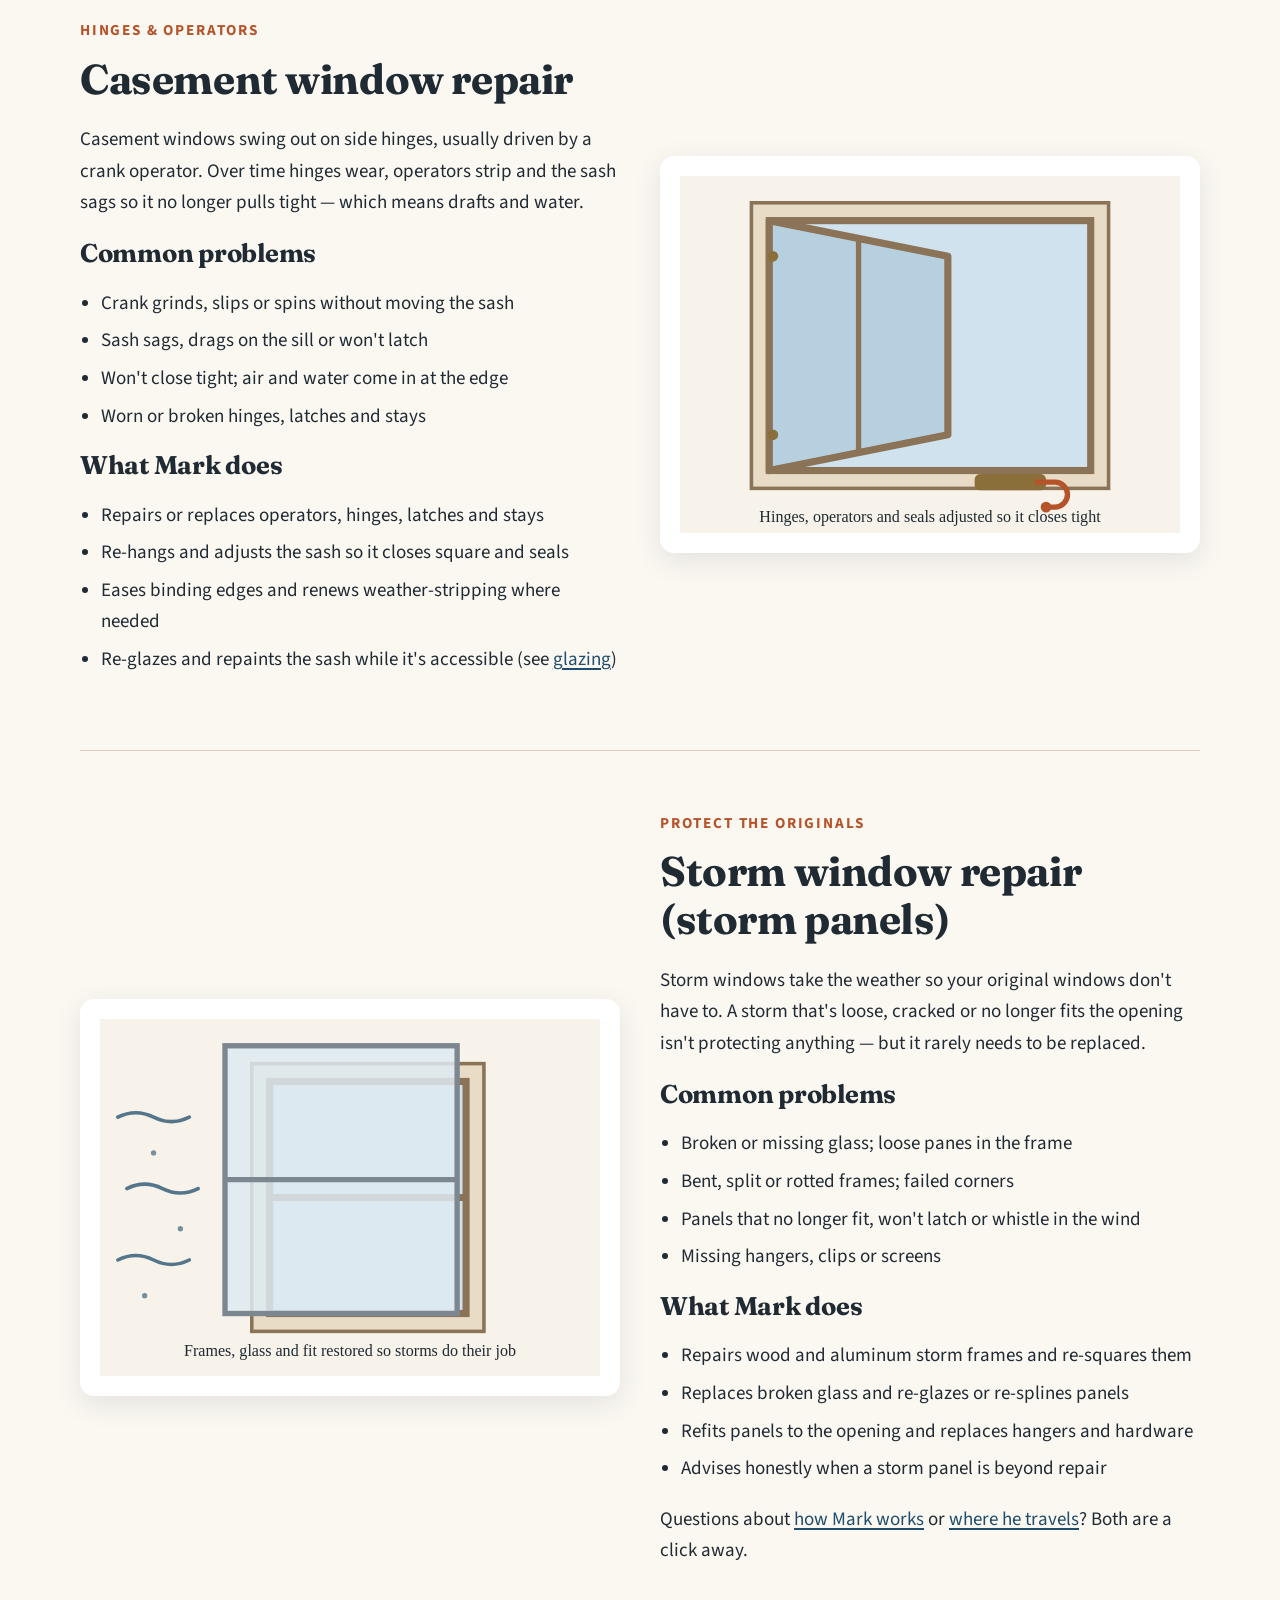
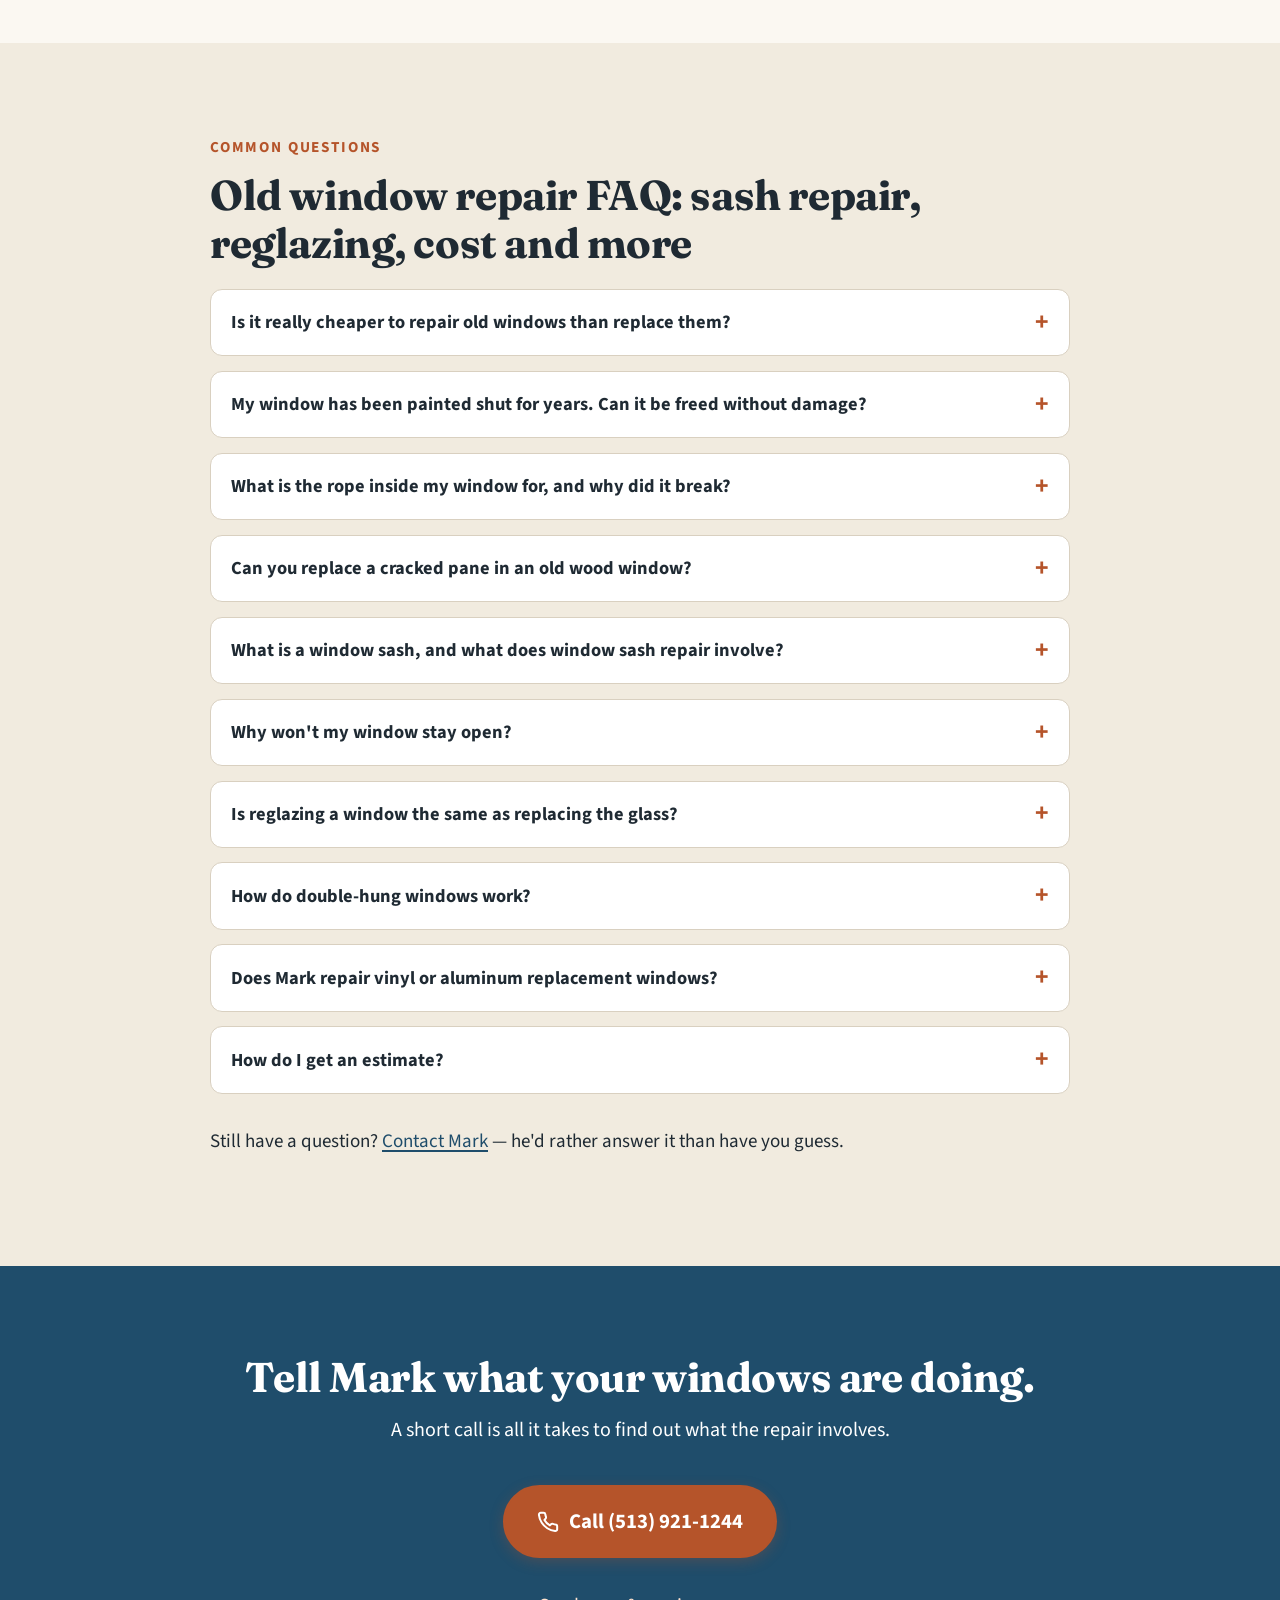
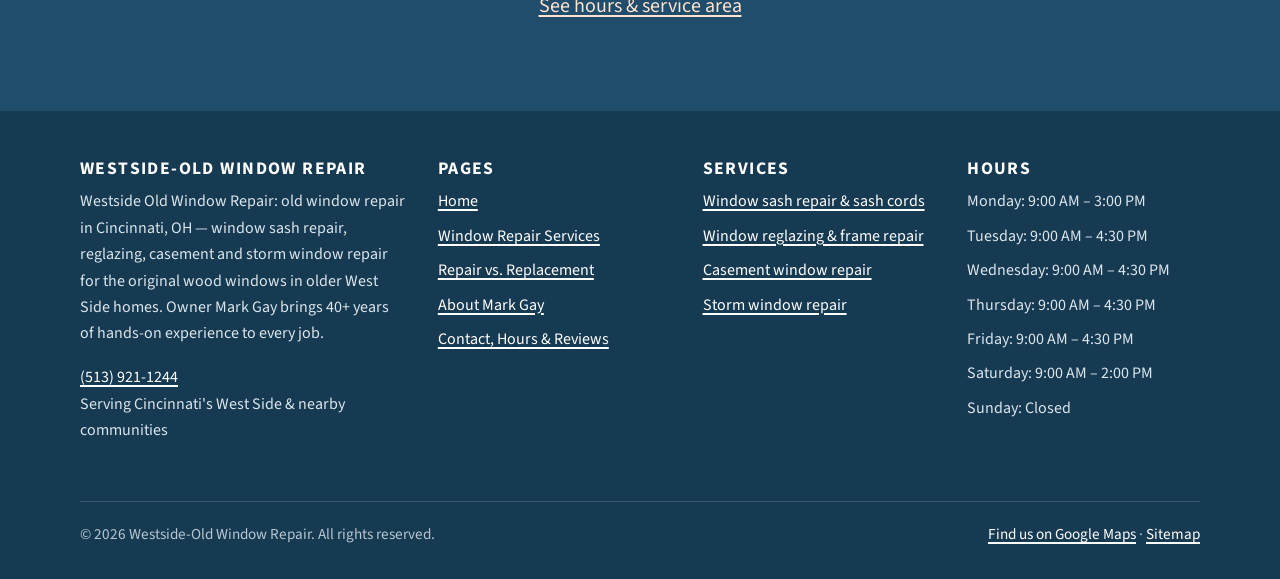
<file: services.html>
<!DOCTYPE html>
<html lang="en-US">
<head>
  <meta charset="utf-8">
  <meta name="viewport" content="width=device-width, initial-scale=1">
  <title>Window Sash Repair, Reglazing & Storm Window Repair | Cincinnati OH</title>
  <meta name="description" content="Window sash repair & sash cord replacement, window reglazing & frame repair, casement and storm window repair for older Cincinnati homes — plus an FAQ.">
  <meta name="keywords" content="window sash repair, sash cord replacement, double hung window repair, window reglazing, reglazing windows, window glazing repair, window frame repair, casement window repair, storm window repair, window repair Cincinnati">
  <link rel="canonical" href="https://www.cincy123.com/services">
  <meta name="robots" content="index, follow, max-image-preview:large">
  <meta name="theme-color" content="#1f4d6b">
  <meta name="geo.region" content="US-OH">
  <meta name="geo.placename" content="Cincinnati">
  <meta name="geo.position" content="39.1251795;-84.6282698">
  <meta name="ICBM" content="39.1251795, -84.6282698">

  <!-- Open Graph / social sharing -->
  <meta property="og:type" content="website">
  <meta property="og:site_name" content="Westside-Old Window Repair">
  <meta property="og:locale" content="en_US">
  <meta property="og:title" content="Window Sash Repair, Reglazing & Storm Window Repair | Cincinnati OH">
  <meta property="og:description" content="Window sash repair & sash cord replacement, window reglazing & frame repair, casement and storm window repair for older Cincinnati homes — plus an FAQ.">
  <meta property="og:url" content="https://www.cincy123.com/services">
  <meta property="og:image" content="https://www.cincy123.com/images/og-image.png">
  <meta property="og:image:width" content="1200">
  <meta property="og:image:height" content="630">
  <meta property="og:image:alt" content="Westside-Old Window Repair — vintage double-hung window repair in Cincinnati, (513) 921-1244">
  <meta name="twitter:card" content="summary_large_image">
  <meta name="twitter:title" content="Window Sash Repair, Reglazing & Storm Window Repair | Cincinnati OH">
  <meta name="twitter:description" content="Window sash repair & sash cord replacement, window reglazing & frame repair, casement and storm window repair for older Cincinnati homes — plus an FAQ.">
  <meta name="twitter:image" content="https://www.cincy123.com/images/og-image.png">

  <!-- Icons: rose window — navy in light mode, light blue in dark mode (SVG adapts; PNG/ICO are fallbacks) -->
  <link rel="icon" href="/favicon.ico?v=9a49fe15a8" sizes="32x32">
  <link rel="icon" href="/images/favicon-32.png?v=9a49fe15a8" type="image/png" sizes="32x32" media="(prefers-color-scheme: light)">
  <link rel="icon" href="/images/favicon-dark-32.png?v=9a49fe15a8" type="image/png" sizes="32x32" media="(prefers-color-scheme: dark)">
  <link rel="icon" href="/favicon.svg?v=9a49fe15a8" type="image/svg+xml">
  <link rel="apple-touch-icon" href="/images/apple-touch-icon.png?v=9a49fe15a8">
  <link rel="mask-icon" href="/images/safari-pinned-tab.svg?v=9a49fe15a8" color="#1f4d6b">
  <link rel="manifest" href="/site.webmanifest">

  <!-- Fonts (system fallbacks are set in CSS) -->
  <link rel="preconnect" href="https://fonts.googleapis.com">
  <link rel="preconnect" href="https://fonts.gstatic.com" crossorigin>
  <link rel="stylesheet" href="https://fonts.googleapis.com/css2?family=Fraunces:wght@600;700&family=Source+Sans+3:wght@400;600;700&display=swap">
  <link rel="stylesheet" href="/css/style.css?v=9a3f21c648">

  <script type="application/ld+json">
{
  "@context": "https://schema.org",
  "@type": "WebPage",
  "@id": "https://www.cincy123.com/services#webpage",
  "url": "https://www.cincy123.com/services",
  "name": "Window Sash Repair, Reglazing & Storm Window Repair | Cincinnati OH",
  "description": "Window sash repair & sash cord replacement, window reglazing & frame repair, casement and storm window repair for older Cincinnati homes — plus an FAQ.",
  "isPartOf": {
    "@id": "https://www.cincy123.com/#website"
  },
  "about": {
    "@id": "https://www.cincy123.com/#business"
  },
  "inLanguage": "en-US"
}
  </script>
  <script type="application/ld+json">
{
  "@context": "https://schema.org",
  "@type": "BreadcrumbList",
  "itemListElement": [
    {
      "@type": "ListItem",
      "position": 1,
      "name": "Home",
      "item": "https://www.cincy123.com/"
    },
    {
      "@type": "ListItem",
      "position": 2,
      "name": "Services"
    }
  ]
}
  </script>
  <script type="application/ld+json">
{
  "@context": "https://schema.org",
  "@type": "FAQPage",
  "mainEntity": [
    {
      "@type": "Question",
      "name": "Is it really cheaper to repair old windows than replace them?",
      "acceptedAnswer": {
        "@type": "Answer",
        "text": "Almost always. Replacing a single window with a decent new unit plus installation typically runs well into four figures per opening, while re-roping, re-glazing and weather-tightening an original window costs a fraction of that and lasts for decades. Call Mark with the number of windows and what they're doing and he'll give you a straight estimate. The repair vs. replacement page on this site lays out the numbers side by side."
      }
    },
    {
      "@type": "Question",
      "name": "My window has been painted shut for years. Can it be freed without damage?",
      "acceptedAnswer": {
        "@type": "Answer",
        "text": "Yes. Painted-shut sashes are one of the most common calls Mark gets. The paint seal is cut, the sash is freed and planed or waxed where it binds, and the cords and weights are checked so it actually stays open once it moves again."
      }
    },
    {
      "@type": "Question",
      "name": "What is the rope inside my window for, and why did it break?",
      "acceptedAnswer": {
        "@type": "Answer",
        "text": "That's the sash cord. It runs over a pulley at the top of the frame to a cast-iron weight hidden in the wall, which balances the sash so it stays wherever you put it. Cotton cords dry out and fray after decades. Mark replaces them with proper waxed sash cord (or chain where appropriate) and re-hangs the weights."
      }
    },
    {
      "@type": "Question",
      "name": "Can you replace a cracked pane in an old wood window?",
      "acceptedAnswer": {
        "@type": "Answer",
        "text": "Yes. A single broken pane is reset with new glass, bedded and glazed, then primed and painted. You don't need to replace the whole sash — let alone the whole window — for one cracked light."
      }
    },
    {
      "@type": "Question",
      "name": "What is a window sash, and what does window sash repair involve?",
      "acceptedAnswer": {
        "@type": "Answer",
        "text": "The sash is the wood frame that holds the glass and slides up and down inside the window frame. Window sash repair means fixing that moving part rather than replacing the whole window: new sash cords or chains, re-hung weights, freed and eased edges, tightened joints and, if needed, fresh glazing and paint. It's the most common repair Mark does."
      }
    },
    {
      "@type": "Question",
      "name": "Why won't my window stay open?",
      "acceptedAnswer": {
        "@type": "Answer",
        "text": "On an original double-hung window, almost always a broken or slipped sash cord. The iron counterweight that balances the sash has dropped to the bottom of the weight pocket, so nothing is holding the sash up. Sash cord replacement restores the balance and the window stays wherever you put it."
      }
    },
    {
      "@type": "Question",
      "name": "Is reglazing a window the same as replacing the glass?",
      "acceptedAnswer": {
        "@type": "Answer",
        "text": "No. Reglazing means removing the failed putty, re-bedding the existing pane and tooling a new putty bevel, then priming and painting. The original glass stays. Glass is replaced only if it's cracked or broken — and even then it goes back into the original sash."
      }
    },
    {
      "@type": "Question",
      "name": "How do double-hung windows work?",
      "acceptedAnswer": {
        "@type": "Answer",
        "text": "Each sash hangs on two cords that run over pulleys at the top of the frame to cast-iron weights hidden in pockets behind the trim. The weights balance the sash so it glides with one finger and stays put. See the diagram on the About page for a labeled cutaway."
      }
    },
    {
      "@type": "Question",
      "name": "Does Mark repair vinyl or aluminum replacement windows?",
      "acceptedAnswer": {
        "@type": "Answer",
        "text": "No. Mark specializes in the original wood double-hung and casement windows, and the storm panels that protect them, found in Cincinnati homes built roughly from the 1880s through the 1950s. If your windows are newer replacement units, he'll tell you so on the phone and save you a trip."
      }
    },
    {
      "@type": "Question",
      "name": "How do I get an estimate?",
      "acceptedAnswer": {
        "@type": "Answer",
        "text": "Call (513) 921-1244 during business hours. Describe what the windows are doing and roughly how many there are. Mark will tell you whether it's a job he takes on and what it will likely involve."
      }
    }
  ]
}
  </script>
  <script type="application/ld+json">
{
  "@context": "https://schema.org",
  "@type": "Service",
  "@id": "https://www.cincy123.com/services#double-hung",
  "name": "Window sash repair and double-hung window repair",
  "serviceType": "Window sash repair and double-hung window repair",
  "provider": {
    "@id": "https://www.cincy123.com/#business"
  },
  "areaServed": {
    "@type": "City",
    "name": "Cincinnati"
  },
  "url": "https://www.cincy123.com/services#double-hung",
  "description": "Sash cord replacement, re-hanging counterweights, rebalancing and freeing stuck or painted-shut sashes in vintage double-hung windows in Cincinnati, OH."
}
  </script>
  <script type="application/ld+json">
{
  "@context": "https://schema.org",
  "@type": "Service",
  "@id": "https://www.cincy123.com/services#glazing",
  "name": "Window reglazing and window frame repair",
  "serviceType": "Window reglazing and window frame repair",
  "provider": {
    "@id": "https://www.cincy123.com/#business"
  },
  "areaServed": {
    "@type": "City",
    "name": "Cincinnati"
  },
  "url": "https://www.cincy123.com/services#glazing",
  "description": "Removing failed glazing putty, resetting or replacing panes, applying fresh putty, repairing minor frame rot, and priming and painting wood sashes."
}
  </script>
  <script type="application/ld+json">
{
  "@context": "https://schema.org",
  "@type": "Service",
  "@id": "https://www.cincy123.com/services#casement",
  "name": "Casement window repair",
  "serviceType": "Casement window repair",
  "provider": {
    "@id": "https://www.cincy123.com/#business"
  },
  "areaServed": {
    "@type": "City",
    "name": "Cincinnati"
  },
  "url": "https://www.cincy123.com/services#casement",
  "description": "Repairing and adjusting hinges, crank operators, latches and sashes on original casement windows."
}
  </script>
  <script type="application/ld+json">
{
  "@context": "https://schema.org",
  "@type": "Service",
  "@id": "https://www.cincy123.com/services#storm-panels",
  "name": "Storm window repair",
  "serviceType": "Storm window repair",
  "provider": {
    "@id": "https://www.cincy123.com/#business"
  },
  "areaServed": {
    "@type": "City",
    "name": "Cincinnati"
  },
  "url": "https://www.cincy123.com/services#storm-panels",
  "description": "Repairing storm window frames, replacing loose or broken glass and refitting storm panels to the opening."
}
  </script>
</head>
<body>
  <a class="skip-link" href="#main">Skip to main content</a>
  <header class="site-header">
    <div class="container header-inner">
      <a class="brand" href="/" aria-label="Westside-Old Window Repair home">
        <img src="/images/logo.svg?v=9a49fe15a8" alt="" width="44" height="60">
        <span class="brand-name">Westside-Old Window Repair<small>Cincinnati, Ohio</small></span>
      </a>
      <button class="nav-toggle" aria-expanded="false" aria-controls="site-nav">Menu</button>
      <nav class="nav" id="site-nav" aria-label="Main">
        <a href="/">Home</a>
        <a href="/services" aria-current="page">Services</a>
        <a href="/repair-vs-replacement">Repair vs. Replace</a>
        <a href="/about">About Mark</a>
        <a href="/contact">Contact &amp; Reviews</a>
      </nav>
      <a class="btn header-cta" href="tel:+15139211244" aria-label="Call (513) 921-1244"><svg viewBox="0 0 24 24" fill="none" stroke="currentColor" stroke-width="2.2" stroke-linecap="round" stroke-linejoin="round" aria-hidden="true"><path d="M22 16.9v3a2 2 0 0 1-2.2 2 19.8 19.8 0 0 1-8.6-3.1 19.5 19.5 0 0 1-6-6A19.8 19.8 0 0 1 2.1 4.2 2 2 0 0 1 4.1 2h3a2 2 0 0 1 2 1.7c.1.9.4 1.8.7 2.7a2 2 0 0 1-.5 2.1L8.1 9.7a16 16 0 0 0 6 6l1.2-1.2a2 2 0 0 1 2.1-.5c.9.3 1.8.6 2.7.7a2 2 0 0 1 1.9 2z"/></svg><span>(513) 921-1244</span></a>
    </div>
  </header>
  <main id="main">
    <section class="page-hero" aria-labelledby="page-heading">
      <div class="container">
        <nav class="breadcrumb" aria-label="Breadcrumb"><ol><li><a href="/">Home</a></li><li aria-current="page">Services</li></ol></nav>
        <span class="eyebrow">Services</span>
        <h1 id="page-heading">Window sash repair, reglazing, casement and storm window repair for Cincinnati's older homes</h1>
        <p class="lead">Mark focuses on four repairs and does them properly. Jump to: <a href="#double-hung">window sash &amp; double-hung repair</a> · <a href="#glazing">reglazing &amp; frame repair</a> · <a href="#casement">casement window repair</a> · <a href="#storm-panels">storm window repair</a> · <a href="#faq">common questions</a>.</p>
      </div>
    </section>

    <div class="container">
      <article class="service-block" id="double-hung" aria-labelledby="dh-heading">
        <div>
          <span class="eyebrow">Most requested</span>
          <h2 id="dh-heading">Window sash repair &amp; double-hung window repair: sash cord replacement, weights &amp; stuck sashes</h2>
          <p>The sash is the movable frame that holds the glass. A double-hung window has two of them sliding past each other, each balanced by iron weights on cords that run over pulleys. When a cord breaks, the sash slams shut or won't stay up. When paint builds up, it won't move at all. Window sash repair fixes all of this without replacing the window.</p>
          <h3>Common problems</h3>
          <ul>
            <li>Sash won't stay open, or falls shut on its own</li>
            <li>Frayed, broken or missing sash cord; weight loose in the pocket</li>
            <li>Sash painted or swollen shut</li>
            <li>Rattling, drafty sashes that don't meet tightly at the lock</li>
            <li>Missing or broken sash lock, lifts or pulleys</li>
          </ul>
          <h3>What Mark does</h3>
          <ul>
            <li>Sash cord replacement: opens the weight pocket, retrieves the weights and re-ropes with proper sash cord (or chain)</li>
            <li>Rebalances so both sashes glide and hold anywhere in the frame</li>
            <li>Frees painted-shut sashes and eases binding without damaging the trim</li>
            <li>Replaces worn pulleys, locks and lifts with period-appropriate hardware</li>
            <li>Repairs loose sash joints and worn meeting rails so the sash itself stays square</li>
          </ul>
          <p>Not sure what's wrong? <a href="/#signs-heading">Check the common signs</a> or just <a href="tel:+15139211244">call (513) 921-1244</a>.</p>
        </div>
        <div class="service-art photo"><img src="/images/photo-double-hung-lower-sash-raised.jpg" width="399" height="501" alt="Restored white wood double-hung window with the lower sash raised and holding on its own, an example of a properly re-roped and balanced sash" loading="lazy"></div>
      </article>

      <article class="service-block" id="glazing" aria-labelledby="gl-heading">
        <div>
          <span class="eyebrow">Weather-tight again</span>
          <h2 id="gl-heading">Window reglazing, glazing repair &amp; window frame repair</h2>
          <p>Glazing putty is the beveled seal that holds each pane in its wood sash. After decades it dries, cracks and falls out. Water gets behind the glass, the wood starts to rot and the pane loosens and rattles. Reglazing windows — and repairing the frame where water got in — is the fix.</p>
          <h3>Common problems</h3>
          <ul>
            <li>Cracked, crumbling or missing putty</li>
            <li>Loose or rattling panes; a cracked or broken light</li>
            <li>Peeling paint and soft wood along the bottom rail</li>
            <li>Condensation and drafts around the glass</li>
          </ul>
          <h3>What Mark does</h3>
          <ul>
            <li>Removes failed glazing and old points; cleans the rabbet</li>
            <li>Resets the original pane (or fits new glass if it's broken) in a fresh bed of putty</li>
            <li>Tools a clean new putty bevel, then primes and paints for a lasting seal</li>
            <li>Window frame repair: consolidates minor rot in sills, rails and stiles and resets loose joints while the sash is apart</li>
          </ul>
          <p>Glazing is often done together with <a href="#double-hung">re-roping</a> so the window is finished in one visit.</p>
        </div>
        <div class="service-art"><img src="/images/service-glazing-repair.svg" width="560" height="400" alt="Before-and-after illustration of glazing repair: cracked, missing putty on the left and a clean, freshly puttied and painted pane on the right" loading="lazy"></div>
      </article>

      <article class="service-block" id="casement" aria-labelledby="cs-heading">
        <div>
          <span class="eyebrow">Hinges &amp; operators</span>
          <h2 id="cs-heading">Casement window repair</h2>
          <p>Casement windows swing out on side hinges, usually driven by a crank operator. Over time hinges wear, operators strip and the sash sags so it no longer pulls tight — which means drafts and water.</p>
          <h3>Common problems</h3>
          <ul>
            <li>Crank grinds, slips or spins without moving the sash</li>
            <li>Sash sags, drags on the sill or won't latch</li>
            <li>Won't close tight; air and water come in at the edge</li>
            <li>Worn or broken hinges, latches and stays</li>
          </ul>
          <h3>What Mark does</h3>
          <ul>
            <li>Repairs or replaces operators, hinges, latches and stays</li>
            <li>Re-hangs and adjusts the sash so it closes square and seals</li>
            <li>Eases binding edges and renews weather-stripping where needed</li>
            <li>Re-glazes and repaints the sash while it's accessible (see <a href="#glazing">glazing</a>)</li>
          </ul>
        </div>
        <div class="service-art"><img src="/images/service-casement-repair.svg" width="560" height="400" alt="Illustration of a wood casement window swinging open on repaired hinges, with a working crank operator at the sill" loading="lazy"></div>
      </article>

      <article class="service-block" id="storm-panels" aria-labelledby="st-heading">
        <div>
          <span class="eyebrow">Protect the originals</span>
          <h2 id="st-heading">Storm window repair (storm panels)</h2>
          <p>Storm windows take the weather so your original windows don't have to. A storm that's loose, cracked or no longer fits the opening isn't protecting anything — but it rarely needs to be replaced.</p>
          <h3>Common problems</h3>
          <ul>
            <li>Broken or missing glass; loose panes in the frame</li>
            <li>Bent, split or rotted frames; failed corners</li>
            <li>Panels that no longer fit, won't latch or whistle in the wind</li>
            <li>Missing hangers, clips or screens</li>
          </ul>
          <h3>What Mark does</h3>
          <ul>
            <li>Repairs wood and aluminum storm frames and re-squares them</li>
            <li>Replaces broken glass and re-glazes or re-splines panels</li>
            <li>Refits panels to the opening and replaces hangers and hardware</li>
            <li>Advises honestly when a storm panel is beyond repair</li>
          </ul>
          <p>Questions about <a href="/about">how Mark works</a> or <a href="/contact">where he travels</a>? Both are a click away.</p>
        </div>
        <div class="service-art"><img src="/images/service-storm-panel-repair.svg" width="560" height="400" alt="Illustration of a storm window panel fitted over a primary wood window, with wind blowing against the storm panel" loading="lazy"></div>
      </article>
    </div>

    <section class="section section-alt faq" id="faq" aria-labelledby="faq-heading">
      <div class="container" style="max-width:860px">
        <span class="eyebrow">Common questions</span>
        <h2 id="faq-heading">Old window repair FAQ: sash repair, reglazing, cost and more</h2>
        <details><summary>Is it really cheaper to repair old windows than replace them?</summary><p>Almost always. Replacing a single window with a decent new unit plus installation typically runs well into four figures per opening, while re-roping, re-glazing and weather-tightening an original window costs a fraction of that and lasts for decades. Call Mark with the number of windows and what they're doing and he'll give you a straight estimate. The repair vs. replacement page on this site lays out the numbers side by side.</p></details><details><summary>My window has been painted shut for years. Can it be freed without damage?</summary><p>Yes. Painted-shut sashes are one of the most common calls Mark gets. The paint seal is cut, the sash is freed and planed or waxed where it binds, and the cords and weights are checked so it actually stays open once it moves again.</p></details><details><summary>What is the rope inside my window for, and why did it break?</summary><p>That's the sash cord. It runs over a pulley at the top of the frame to a cast-iron weight hidden in the wall, which balances the sash so it stays wherever you put it. Cotton cords dry out and fray after decades. Mark replaces them with proper waxed sash cord (or chain where appropriate) and re-hangs the weights.</p></details><details><summary>Can you replace a cracked pane in an old wood window?</summary><p>Yes. A single broken pane is reset with new glass, bedded and glazed, then primed and painted. You don't need to replace the whole sash — let alone the whole window — for one cracked light.</p></details><details><summary>What is a window sash, and what does window sash repair involve?</summary><p>The sash is the wood frame that holds the glass and slides up and down inside the window frame. Window sash repair means fixing that moving part rather than replacing the whole window: new sash cords or chains, re-hung weights, freed and eased edges, tightened joints and, if needed, fresh glazing and paint. It's the most common repair Mark does.</p></details><details><summary>Why won't my window stay open?</summary><p>On an original double-hung window, almost always a broken or slipped sash cord. The iron counterweight that balances the sash has dropped to the bottom of the weight pocket, so nothing is holding the sash up. Sash cord replacement restores the balance and the window stays wherever you put it.</p></details><details><summary>Is reglazing a window the same as replacing the glass?</summary><p>No. Reglazing means removing the failed putty, re-bedding the existing pane and tooling a new putty bevel, then priming and painting. The original glass stays. Glass is replaced only if it's cracked or broken — and even then it goes back into the original sash.</p></details><details><summary>How do double-hung windows work?</summary><p>Each sash hangs on two cords that run over pulleys at the top of the frame to cast-iron weights hidden in pockets behind the trim. The weights balance the sash so it glides with one finger and stays put. See the diagram on the About page for a labeled cutaway.</p></details><details><summary>Does Mark repair vinyl or aluminum replacement windows?</summary><p>No. Mark specializes in the original wood double-hung and casement windows, and the storm panels that protect them, found in Cincinnati homes built roughly from the 1880s through the 1950s. If your windows are newer replacement units, he'll tell you so on the phone and save you a trip.</p></details><details><summary>How do I get an estimate?</summary><p>Call (513) 921-1244 during business hours. Describe what the windows are doing and roughly how many there are. Mark will tell you whether it's a job he takes on and what it will likely involve.</p></details>
        <p class="mt-2">Still have a question? <a href="/contact">Contact Mark</a> — he'd rather answer it than have you guess.</p>
      </div>
    </section>

    <section class="section section-brand cta-band" aria-labelledby="cta-heading">
      <div class="container">
        <h2 id="cta-heading">Tell Mark what your windows are doing.</h2>
        <p>A short call is all it takes to find out what the repair involves.</p>
        <a class="btn btn-lg" href="tel:+15139211244"><svg viewBox="0 0 24 24" fill="none" stroke="currentColor" stroke-width="2.2" stroke-linecap="round" stroke-linejoin="round" aria-hidden="true"><path d="M22 16.9v3a2 2 0 0 1-2.2 2 19.8 19.8 0 0 1-8.6-3.1 19.5 19.5 0 0 1-6-6A19.8 19.8 0 0 1 2.1 4.2 2 2 0 0 1 4.1 2h3a2 2 0 0 1 2 1.7c.1.9.4 1.8.7 2.7a2 2 0 0 1-.5 2.1L8.1 9.7a16 16 0 0 0 6 6l1.2-1.2a2 2 0 0 1 2.1-.5c.9.3 1.8.6 2.7.7a2 2 0 0 1 1.9 2z"/></svg> Call (513) 921-1244</a>
        <p class="mt-2 mb-0"><a href="/contact">See hours &amp; service area</a></p>
      </div>
    </section>
  </main>
  <footer class="site-footer">
    <div class="container">
      <div class="footer-grid">
        <div>
          <h3>Westside-Old Window Repair</h3>
          <p>Westside Old Window Repair: old window repair in Cincinnati, OH — window sash repair, reglazing, casement and storm window repair for the original wood windows in older West Side homes. Owner Mark Gay brings 40+ years of hands-on experience to every job.</p>
          <p><a href="tel:+15139211244">(513) 921-1244</a><br>Serving Cincinnati's West Side &amp; nearby communities</p>
        </div>
        <div>
          <h3>Pages</h3>
          <ul>
            <li><a href="/">Home</a></li>
            <li><a href="/services">Window Repair Services</a></li>
            <li><a href="/repair-vs-replacement">Repair vs. Replacement</a></li>
            <li><a href="/about">About Mark Gay</a></li>
            <li><a href="/contact">Contact, Hours &amp; Reviews</a></li>
          </ul>
        </div>
        <div>
          <h3>Services</h3>
          <ul>
            <li><a href="/services#double-hung">Window sash repair &amp; sash cords</a></li>
            <li><a href="/services#glazing">Window reglazing &amp; frame repair</a></li>
            <li><a href="/services#casement">Casement window repair</a></li>
            <li><a href="/services#storm-panels">Storm window repair</a></li>
          </ul>
        </div>
        <div>
          <h3>Hours</h3>
          <ul><li>Monday: 9:00 AM – 3:00 PM</li><li>Tuesday: 9:00 AM – 4:30 PM</li><li>Wednesday: 9:00 AM – 4:30 PM</li><li>Thursday: 9:00 AM – 4:30 PM</li><li>Friday: 9:00 AM – 4:30 PM</li><li>Saturday: 9:00 AM – 2:00 PM</li><li>Sunday: Closed</li></ul>
        </div>
      </div>
      <div class="footer-bottom">
        <span>&copy; 2026 Westside-Old Window Repair. All rights reserved.</span>
        <span><a href="https://www.google.com/maps?cid=5809751457807609231" rel="noopener" target="_blank">Find us on Google Maps</a> · <a href="/sitemap.xml">Sitemap</a></span>
      </div>
    </div>
  </footer>
  <a class="call-bar" href="tel:+15139211244"><svg viewBox="0 0 24 24" fill="none" stroke="currentColor" stroke-width="2.2" stroke-linecap="round" stroke-linejoin="round" aria-hidden="true"><path d="M22 16.9v3a2 2 0 0 1-2.2 2 19.8 19.8 0 0 1-8.6-3.1 19.5 19.5 0 0 1-6-6A19.8 19.8 0 0 1 2.1 4.2 2 2 0 0 1 4.1 2h3a2 2 0 0 1 2 1.7c.1.9.4 1.8.7 2.7a2 2 0 0 1-.5 2.1L8.1 9.7a16 16 0 0 0 6 6l1.2-1.2a2 2 0 0 1 2.1-.5c.9.3 1.8.6 2.7.7a2 2 0 0 1 1.9 2z"/></svg> Call (513) 921-1244</a>
  <script src="/js/main.js?v=22b8c841bf" defer></script>
</body>
</html>
</file>
<file: css/style.css>
/* ==========================================================================
   Westside-Old Window Repair — site stylesheet
   Designed for easy reading: large type, high contrast, generous spacing.
   ========================================================================== */

:root {
  --ink: #1f2a33;          /* main text */
  --ink-soft: #46535e;     /* secondary text */
  --paper: #fbf8f2;        /* page background (warm off-white) */
  --paper-deep: #f1ebdf;   /* alternating section background */
  --white: #ffffff;
  --brand: #1f4d6b;        /* deep slate blue — trim paint */
  --brand-dark: #163a52;
  --accent: #b5542a;       /* glazing-putty terracotta — CTAs */
  --accent-dark: #93421f;
  --line: #d9d0c0;
  --star: #e3a008;
  --radius: 14px;
  --shadow: 0 8px 28px rgba(31, 42, 51, 0.10);
  --max: 1120px;
  --font-body: "Source Sans 3", "Segoe UI", system-ui, -apple-system, Roboto, Helvetica, Arial, sans-serif;
  --font-head: "Fraunces", Georgia, "Times New Roman", serif;
}

*, *::before, *::after { box-sizing: border-box; }

html { scroll-behavior: smooth; -webkit-text-size-adjust: 100%; }

body {
  margin: 0;
  font-family: var(--font-body);
  font-size: 1.1875rem;        /* 19px — comfortable for older readers */
  line-height: 1.65;
  color: var(--ink);
  background: var(--paper);
}

img, svg { max-width: 100%; height: auto; display: block; }

a { color: var(--brand); text-decoration-thickness: 2px; text-underline-offset: 3px; }
a:hover { color: var(--accent-dark); }
a:focus-visible, button:focus-visible {
  outline: 3px solid var(--accent);
  outline-offset: 3px;
  border-radius: 4px;
}

h1, h2, h3, h4 {
  font-family: var(--font-head);
  line-height: 1.15;
  color: var(--ink);
  margin: 0 0 0.5em;
  font-weight: 700;
  letter-spacing: -0.01em;
}
h1 { font-size: clamp(2.2rem, 4.5vw + 1rem, 3.6rem); }
h2 { font-size: clamp(1.8rem, 2.6vw + 1rem, 2.6rem); }
h3 { font-size: clamp(1.3rem, 1vw + 1rem, 1.6rem); }
p { margin: 0 0 1.1em; }
.lead { font-size: 1.3rem; color: var(--ink-soft); }
.eyebrow {
  display: inline-block;
  font-size: 0.95rem;
  font-weight: 700;
  letter-spacing: 0.12em;
  text-transform: uppercase;
  color: var(--accent);
  margin-bottom: 0.75rem;
}

.skip-link {
  position: absolute; left: -999px; top: 0;
  background: var(--accent); color: #fff; padding: 0.75rem 1rem; z-index: 1000;
}
.skip-link:focus { left: 1rem; top: 1rem; }

.container { width: min(var(--max), 100% - 2.5rem); margin-inline: auto; }

/* ---------- Header ---------- */
.site-header {
  position: sticky; top: 0; z-index: 50;
  background: rgba(251, 248, 242, 0.96);
  backdrop-filter: blur(8px);
  border-bottom: 1px solid var(--line);
}
.header-inner {
  display: flex; align-items: center; justify-content: space-between;
  gap: 1rem; padding: 0.75rem 0;
}
.brand { display: flex; align-items: center; gap: 0.85rem; text-decoration: none; color: var(--ink); }
.brand img { width: auto; height: 60px; flex: none; align-self: center; }
.brand-name { font-family: var(--font-head); font-weight: 700; font-size: 1.25rem; line-height: 1.1; display: flex; flex-direction: column; justify-content: center; color: var(--accent-dark); }
.brand:hover .brand-name { color: var(--accent); }
.brand-name small { display: block; font-family: var(--font-body); font-weight: 600; font-size: 0.8rem; letter-spacing: 0.08em; text-transform: uppercase; color: var(--ink-soft); }

.nav { display: flex; align-items: center; gap: 0.25rem 1.5rem; }
.nav a { font-weight: 600; text-decoration: none; padding: 0.5rem 0.25rem; border-bottom: 3px solid transparent; }
.nav a[aria-current="page"] { border-bottom-color: var(--accent); color: var(--ink); }
.nav a:hover { border-bottom-color: var(--line); }

.nav-toggle {
  display: none; background: none; border: 2px solid var(--line); border-radius: 10px;
  padding: 0.5rem 0.75rem; font: inherit; font-weight: 700; color: var(--ink); cursor: pointer;
}

.btn {
  display: inline-flex; align-items: center; justify-content: center; gap: 0.6rem;
  background: var(--accent); color: #fff !important; text-decoration: none;
  font-weight: 700; font-size: 1.1rem; padding: 0.9rem 1.5rem; border-radius: 999px;
  border: 2px solid var(--accent); box-shadow: 0 4px 14px rgba(181, 84, 42, 0.28);
  transition: transform .12s ease, background .12s ease;
}
.btn:hover { background: var(--accent-dark); border-color: var(--accent-dark); transform: translateY(-1px); }
.btn-secondary { background: transparent; color: var(--brand) !important; border-color: var(--brand); box-shadow: none; }
.btn-secondary:hover { background: var(--brand); color: #fff !important; }
.btn svg { width: 22px; height: 22px; flex: none; }
.btn-lg { font-size: 1.3rem; padding: 1.1rem 2rem; }
.header-cta { white-space: nowrap; }

@media (max-width: 900px) {
  .nav-toggle { display: inline-block; }
  .nav {
    display: none; position: absolute; left: 0; right: 0; top: 100%;
    flex-direction: column; align-items: stretch; gap: 0;
    background: var(--paper); border-bottom: 1px solid var(--line); padding: 0.5rem 1.25rem 1rem;
  }
  .nav.open { display: flex; }
  .nav a { padding: 0.9rem 0.25rem; border-bottom: 1px solid var(--line); font-size: 1.2rem; }
  .nav a[aria-current="page"] { border-bottom: 1px solid var(--line); color: var(--accent); }
  .header-cta span { display: none; }
  .header-cta { padding: 0.75rem; border-radius: 50%; }
  .brand-name { font-size: 1.05rem; }
  .brand-name small { display: none; }
  .brand img { height: 52px; }
}

/* ---------- Sections ---------- */
.section { padding: clamp(3rem, 7vw, 5.5rem) 0; }
.section-alt { background: var(--paper-deep); }
.section-brand { background: var(--brand); color: #fff; }
.section-brand h2, .section-brand h3, .section-brand p { color: #fff; }
.section-brand a:not(.btn) { color: #ffe3cf; }
.section-head { max-width: 760px; margin-bottom: 2.5rem; }
.center { text-align: center; margin-inline: auto; }

/* ---------- Hero ---------- */
.hero { padding: clamp(2.5rem, 6vw, 5rem) 0 clamp(2rem, 5vw, 4rem); }
.hero-grid { display: grid; grid-template-columns: 1.1fr 0.9fr; gap: 3rem; align-items: center; }
.hero h1 { margin-bottom: 1rem; }
.hero .lead { font-size: 1.35rem; margin-bottom: 1.75rem; }
.hero-actions { display: flex; flex-wrap: wrap; gap: 1rem; align-items: center; margin-bottom: 1.5rem; }
.hero-art { background: var(--white); border-radius: var(--radius); box-shadow: var(--shadow); padding: 1rem; }
.hero-art img { width: 100%; }
/* Photographs: edge-to-edge in their frame, cropped to a steady aspect ratio */
.hero-art.photo, .service-art.photo { padding: 0; overflow: hidden; }
.hero-art.photo img { aspect-ratio: 6 / 5; object-fit: cover; }
.service-art.photo img { aspect-ratio: 4 / 5; object-fit: cover; max-height: 520px; }
.photo-figure { margin: 0; }
.photo-figure img { width: 100%; border-radius: var(--radius); box-shadow: var(--shadow); aspect-ratio: 16 / 9; object-fit: cover; }
.photo-figure figcaption { font-size: 1rem; color: var(--ink-soft); margin-top: 0.75rem; }
.trust-row { display: flex; flex-wrap: wrap; gap: 0.75rem 1.5rem; color: var(--ink-soft); font-weight: 600; font-size: 1rem; }
.trust-row span { display: inline-flex; align-items: center; gap: 0.5rem; }
.trust-row svg { width: 20px; height: 20px; color: var(--brand); }
.stars { color: var(--star); letter-spacing: 0.08em; font-size: 1.1em; }
.page-hero { padding: clamp(2.5rem, 6vw, 4.5rem) 0 clamp(1.5rem, 4vw, 3rem); }
.page-hero h1 { max-width: 820px; }
.page-hero .lead { max-width: 760px; }

@media (max-width: 800px) {
  .hero-grid { grid-template-columns: 1fr; gap: 2rem; }
}

/* ---------- Cards ---------- */
.grid { display: grid; gap: 1.5rem; }
.grid-2 { grid-template-columns: repeat(2, 1fr); }
.grid-3 { grid-template-columns: repeat(3, 1fr); }
.grid-4 { grid-template-columns: repeat(4, 1fr); }
@media (max-width: 960px) { .grid-4 { grid-template-columns: repeat(2, 1fr); } .grid-3 { grid-template-columns: repeat(2, 1fr); } }
@media (max-width: 620px) { .grid-2, .grid-3, .grid-4 { grid-template-columns: 1fr; } }

.card {
  background: var(--white); border: 1px solid var(--line); border-radius: var(--radius);
  padding: 1.75rem; box-shadow: 0 2px 10px rgba(31,42,51,0.04);
  display: flex; flex-direction: column;
}
.card img.icon { width: 72px; height: 72px; margin-bottom: 1rem; }
.card h3 { margin-top: 0; }
.card p:last-child { margin-bottom: 0; }
.card .more { margin-top: auto; padding-top: 0.75rem; font-weight: 700; }

/* ---------- Service detail blocks ---------- */
.service-block { display: grid; grid-template-columns: 1fr 1fr; gap: 2.5rem; align-items: center; padding: clamp(2rem, 5vw, 3.5rem) 0; border-bottom: 1px solid var(--line); scroll-margin-top: 90px; }
.service-block:last-of-type { border-bottom: 0; }
.service-block:nth-of-type(even) .service-art { order: -1; }
.service-art { background: var(--white); border-radius: var(--radius); box-shadow: var(--shadow); padding: 1.25rem; }
.service-block ul { padding-left: 1.3rem; }
.service-block li { margin-bottom: 0.4rem; }
@media (max-width: 800px) {
  .service-block { grid-template-columns: 1fr; }
  .service-block:nth-of-type(even) .service-art { order: 0; }
}

/* ---------- Steps ---------- */
.steps { counter-reset: step; display: grid; grid-template-columns: repeat(3, 1fr); gap: 1.5rem; }
.step { position: relative; background: var(--white); border-radius: var(--radius); padding: 2rem 1.5rem 1.5rem; border: 1px solid var(--line); }
.step::before {
  counter-increment: step; content: counter(step);
  position: absolute; top: -1.1rem; left: 1.5rem;
  width: 2.4rem; height: 2.4rem; border-radius: 50%; background: var(--accent); color: #fff;
  font-weight: 800; display: grid; place-items: center; font-size: 1.15rem;
}
@media (max-width: 760px) { .steps { grid-template-columns: 1fr; gap: 2rem; } }

/* ---------- Checklist ---------- */
.check-list { list-style: none; padding: 0; margin: 0; display: grid; gap: 0.8rem; }
.check-list li { display: flex; gap: 0.8rem; align-items: flex-start; }
.check-list svg { flex: none; width: 26px; height: 26px; color: var(--brand); margin-top: 0.2rem; }

/* ---------- Reviews ---------- */
.review-card { background: var(--white); border-radius: var(--radius); padding: 2rem; border: 1px solid var(--line); box-shadow: var(--shadow); }
.review-card blockquote { margin: 0 0 1rem; font-size: 1.3rem; font-family: var(--font-head); line-height: 1.4; }
.review-card blockquote::before { content: "\201C"; color: var(--accent); font-size: 2.2rem; line-height: 0; vertical-align: -0.4em; margin-right: 0.15rem; }
.review-meta { display: flex; flex-wrap: wrap; gap: 0.5rem 1rem; align-items: center; color: var(--ink-soft); font-size: 1rem; }
.review-meta strong { color: var(--ink); }
.review-source { display: inline-flex; align-items: center; gap: 0.4rem; }
.review-source img { width: 18px; height: 18px; }
.rating-summary { display: flex; align-items: center; gap: 1rem; flex-wrap: wrap; margin-bottom: 2rem; }
.rating-summary .big { font-family: var(--font-head); font-size: 3rem; font-weight: 700; line-height: 1; }
.reviews-grid { display: grid; grid-template-columns: repeat(auto-fit, minmax(300px, 1fr)); gap: 1.5rem; }
.review-actions { display: flex; flex-wrap: wrap; gap: 1rem; margin-top: 2rem; }

/* ---------- Hours / Contact ---------- */
.hours { width: 100%; border-collapse: collapse; font-size: 1.1rem; }
.hours th, .hours td { text-align: left; padding: 0.6rem 0.5rem; border-bottom: 1px solid var(--line); }
.hours th { font-weight: 600; width: 45%; }
.hours tr.today th, .hours tr.today td { color: var(--accent-dark); font-weight: 700; }
.contact-big { font-family: var(--font-head); font-size: clamp(2rem, 5vw, 3rem); font-weight: 700; text-decoration: none; color: var(--brand); display: inline-block; margin: 0.25rem 0 1rem; }
.map-wrap { border-radius: var(--radius); overflow: hidden; border: 1px solid var(--line); box-shadow: var(--shadow); aspect-ratio: 4 / 3; }
.map-wrap iframe { width: 100%; height: 100%; border: 0; }
.area-list { columns: 2; column-gap: 2rem; padding-left: 1.3rem; margin: 0; }
.area-list li { break-inside: avoid; margin-bottom: 0.3rem; }
@media (max-width: 520px) { .area-list { columns: 1; } }

/* ---------- Comparison table (repair vs. replacement) ---------- */
.table-wrap { overflow-x: auto; -webkit-overflow-scrolling: touch; border-radius: var(--radius); box-shadow: var(--shadow); }
.compare { width: 100%; border-collapse: collapse; background: var(--white); font-size: 1.05rem; min-width: 640px; }
.compare th, .compare td { padding: 1.25rem 1.75rem; text-align: left; vertical-align: top; border-bottom: 1px solid var(--line); }
.compare td + td, .compare th + th { border-left: 2px solid var(--line); }
.compare thead th { background: var(--brand); color: #fff; font-family: var(--font-head); font-size: 1.15rem; border-left-color: rgba(255,255,255,0.25); }
.compare thead th:first-child { background: var(--brand-dark); }
.compare tbody th { background: var(--paper-deep); font-weight: 700; width: 18%; line-height: 1.35; }
.compare tbody td { width: 41%; }
.compare tbody td:nth-child(2) { background: #f3f8f2; }
.compare tbody tr:last-child th, .compare tbody tr:last-child td { border-bottom: 0; }
.compare sup a { text-decoration: none; font-weight: 700; }
.sources { padding-left: 1.3rem; font-size: 1.05rem; }
.sources li { margin-bottom: 0.6rem; }
.sources a { word-break: break-word; }

/* ---------- FAQ ---------- */
.faq details { background: var(--white); border: 1px solid var(--line); border-radius: 12px; padding: 0 1.25rem; margin-bottom: 0.9rem; }
.faq summary { cursor: pointer; font-weight: 700; font-size: 1.15rem; padding: 1.1rem 0; list-style: none; display: flex; justify-content: space-between; gap: 1rem; align-items: center; }
.faq summary::-webkit-details-marker { display: none; }
.faq summary::after { content: "+"; font-size: 1.6rem; color: var(--accent); flex: none; line-height: 1; }
.faq details[open] summary::after { content: "\2212"; }
.faq details p { padding-bottom: 1.1rem; margin: 0; color: var(--ink-soft); }

/* ---------- CTA band ---------- */
.cta-band { text-align: center; }
.cta-band h2 { margin-bottom: 0.75rem; }
.cta-band p { max-width: 640px; margin-inline: auto; font-size: 1.25rem; }
.cta-band .btn { margin-top: 1rem; }

/* ---------- Breadcrumb ---------- */
.breadcrumb { font-size: 1rem; color: var(--ink-soft); margin-bottom: 1rem; }
.breadcrumb ol { list-style: none; padding: 0; margin: 0; display: flex; flex-wrap: wrap; gap: 0.4rem; }
.breadcrumb li + li::before { content: "/"; margin-right: 0.4rem; color: var(--line); }

/* ---------- Footer ---------- */
.site-footer { background: var(--brand-dark); color: #dbe5ec; padding: 3rem 0 2rem; font-size: 1rem; }
.site-footer a { color: #fff; }
.footer-grid { display: grid; grid-template-columns: 1.4fr 1fr 1fr 1fr; gap: 2rem; }
.site-footer h3 { color: #fff; font-size: 1.1rem; font-family: var(--font-body); text-transform: uppercase; letter-spacing: 0.08em; }
.site-footer ul { list-style: none; padding: 0; margin: 0; display: grid; gap: 0.5rem; }
.footer-bottom { border-top: 1px solid rgba(255,255,255,0.15); margin-top: 2.5rem; padding-top: 1.25rem; display: flex; flex-wrap: wrap; justify-content: space-between; gap: 0.5rem 1rem; color: #b7c6d1; font-size: 0.95rem; }
@media (max-width: 900px) { .footer-grid { grid-template-columns: 1fr 1fr; } }
@media (max-width: 560px) { .footer-grid { grid-template-columns: 1fr; } }

/* ---------- Mobile sticky call bar ---------- */
.call-bar { display: none; }
@media (max-width: 700px) {
  .call-bar {
    display: flex; position: fixed; left: 0; right: 0; bottom: 0; z-index: 60;
    background: var(--accent); color: #fff; justify-content: center; align-items: center; gap: 0.6rem;
    padding: 0.95rem 1rem; font-weight: 800; font-size: 1.2rem; text-decoration: none;
    box-shadow: 0 -4px 16px rgba(0,0,0,0.18);
  }
  .call-bar svg { width: 24px; height: 24px; }
  body { padding-bottom: 4.2rem; }
}

/* ---------- Utilities ---------- */
.visually-hidden { position: absolute !important; width: 1px; height: 1px; overflow: hidden; clip: rect(0 0 0 0); white-space: nowrap; }
.mt-2 { margin-top: 2rem; }
.mb-0 { margin-bottom: 0; }
.note { font-size: 1rem; color: var(--ink-soft); }
.photo-grid { display: grid; grid-template-columns: repeat(auto-fit, minmax(260px, 1fr)); gap: 1.25rem; }
.photo-grid figure { margin: 0; background: var(--white); border: 1px solid var(--line); border-radius: var(--radius); overflow: hidden; }
.photo-grid img { width: 100%; aspect-ratio: 4 / 3; object-fit: cover; }
.photo-grid figcaption { padding: 0.8rem 1rem; font-size: 1rem; color: var(--ink-soft); }

/* ==========================================================================
   Responsive layout
   Phone  (≤ 600px)   : single column, sticky call bar, collapsible menu
   Tablet (601–1024px): two-column grids, stacked hero, compact header
   Desktop (> 1024px) : full layout
   The phone/desktop rules live next to each component above; the tablet
   refinements are collected here.
   ========================================================================== */
@media (min-width: 601px) and (max-width: 1024px) {
  body { font-size: 1.125rem; }
  .container { width: min(var(--max), 100% - 3rem); }
  .section { padding: 3.25rem 0; }
  .hero-grid { grid-template-columns: 1fr; gap: 2rem; }
  .hero-art.photo { max-width: 680px; }
  .hero .lead { font-size: 1.25rem; }
  .grid-4 { grid-template-columns: repeat(2, 1fr); }
  .grid-3 { grid-template-columns: repeat(2, 1fr); }
  .grid-3 > :last-child:nth-child(odd) { grid-column: 1 / -1; }
  .steps { grid-template-columns: 1fr; gap: 2rem; }
  .service-block { grid-template-columns: 1fr; gap: 1.5rem; }
  .service-block:nth-of-type(even) .service-art { order: 0; }
  .service-art.photo { max-width: 520px; }
  .service-art.photo img { max-height: 440px; }
  .photo-grid { grid-template-columns: repeat(2, 1fr); }
  .photo-grid figure:last-child:nth-child(odd) { grid-column: 1 / -1; }
  .photo-grid figure:last-child:nth-child(odd) img { aspect-ratio: 2 / 1; }
  .footer-grid { grid-template-columns: 1fr 1fr; }
  .review-card blockquote { font-size: 1.2rem; }
}
/* Tablet in landscape (901–1024px) still shows the full nav; keep it from crowding the call button */
@media (min-width: 901px) and (max-width: 1100px) {
  .nav { gap: 0.25rem 1rem; }
  .nav a { font-size: 1rem; }
  .brand-name { font-size: 1.1rem; }
  .header-cta { font-size: 1rem; padding: 0.75rem 1.1rem; }
}
/* Phones */
@media (max-width: 600px) {
  .section { padding: 2.75rem 0; }
  h1 { font-size: 2.1rem; }
  h2 { font-size: 1.7rem; }
  .hero { padding-top: 1.75rem; }
  .hero .lead { font-size: 1.15rem; }
  .hero-actions .btn-lg { width: 100%; }
  .hero-art.photo img { aspect-ratio: 4 / 3; }
  .service-art.photo img { aspect-ratio: 4 / 3; max-height: none; }
  .photo-grid img { aspect-ratio: 4 / 3; }
  .card { padding: 1.4rem; }
  .review-card { padding: 1.5rem; }
  .contact-big { font-size: 2rem; }
  .hours th, .hours td { padding: 0.5rem 0.25rem; font-size: 1rem; }
  /* Comparison table stacks into labeled blocks instead of scrolling sideways */
  .table-wrap { overflow: visible; box-shadow: none; }
  .compare { min-width: 0; background: transparent; }
  .compare thead { position: absolute; width: 1px; height: 1px; overflow: hidden; clip: rect(0 0 0 0); }
  .compare tbody tr { display: block; background: var(--white); border-radius: var(--radius); box-shadow: var(--shadow); margin-bottom: 1rem; overflow: hidden; }
  .compare tbody th, .compare tbody td { display: block; width: auto; border-bottom: 0; }
  .compare tbody th { background: var(--brand); color: #fff; font-family: var(--font-head); font-size: 1.1rem; padding: 0.75rem 1rem; }
  .compare tbody td { padding: 0.6rem 1rem 0.9rem; }
  .compare tbody td::before { content: attr(data-label); display: block; font-size: 0.85rem; font-weight: 700; letter-spacing: 0.06em; text-transform: uppercase; color: var(--accent); margin-bottom: 0.2rem; }
  .compare tbody td:nth-child(2) { background: #f3f8f2; }
  .compare tbody td:nth-child(3) { background: var(--white); }
}

@media (prefers-reduced-motion: reduce) {
  html { scroll-behavior: auto; }
  .btn { transition: none; }
}

@media print {
  .site-header, .call-bar, .site-footer, .btn { display: none !important; }
  body { font-size: 12pt; background: #fff; }
}
</file>
